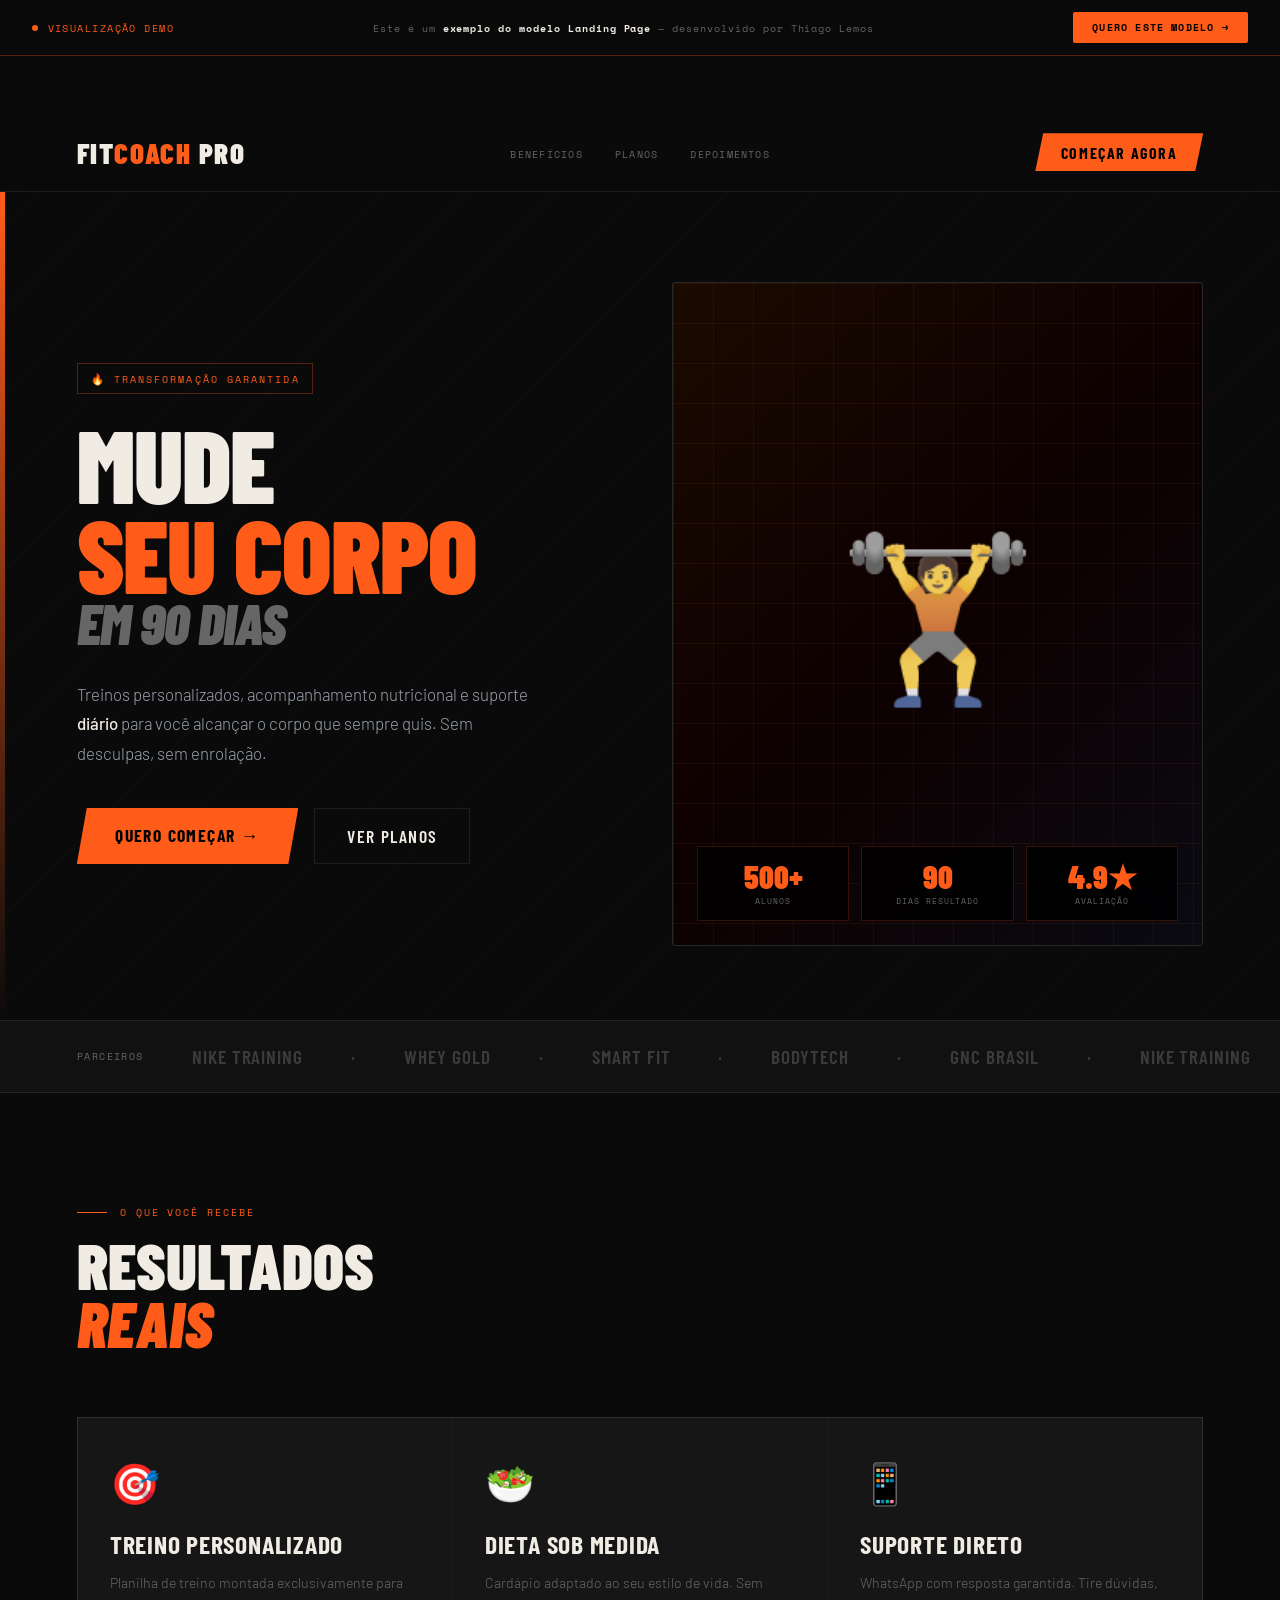
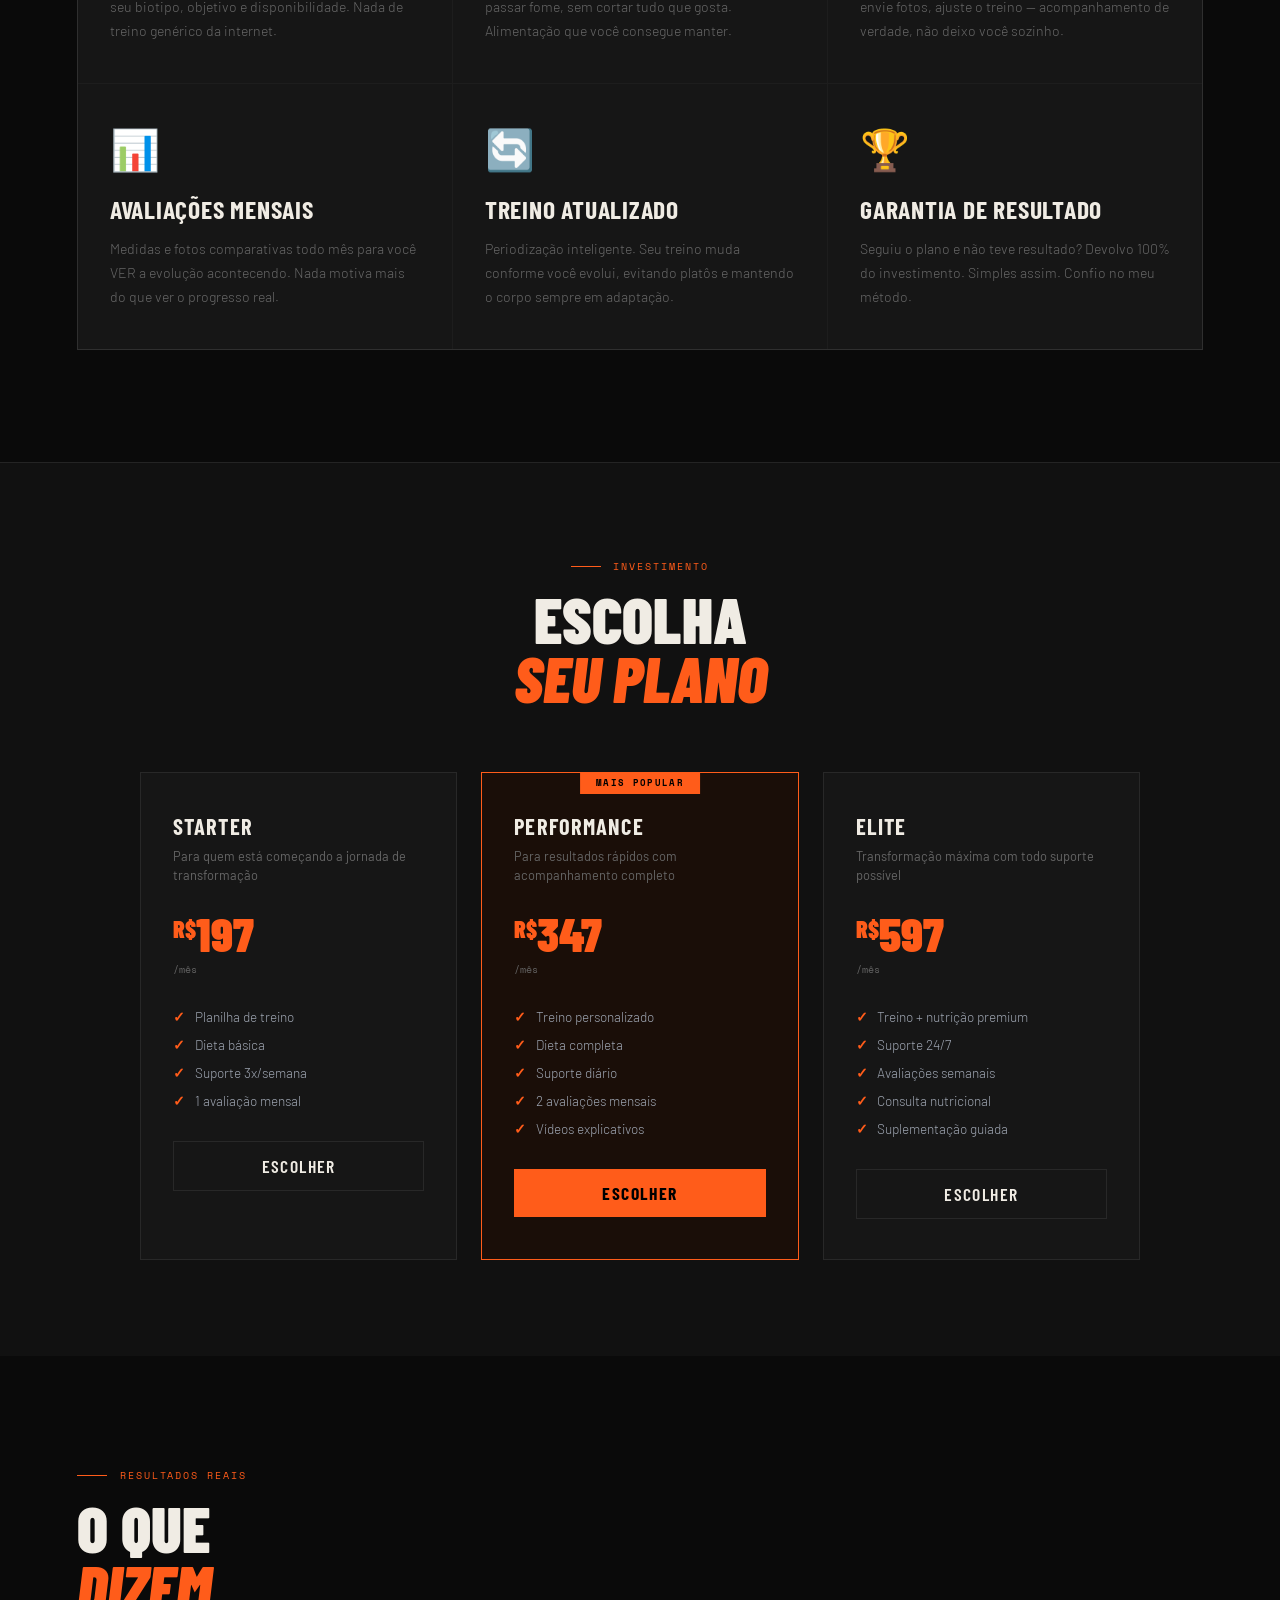
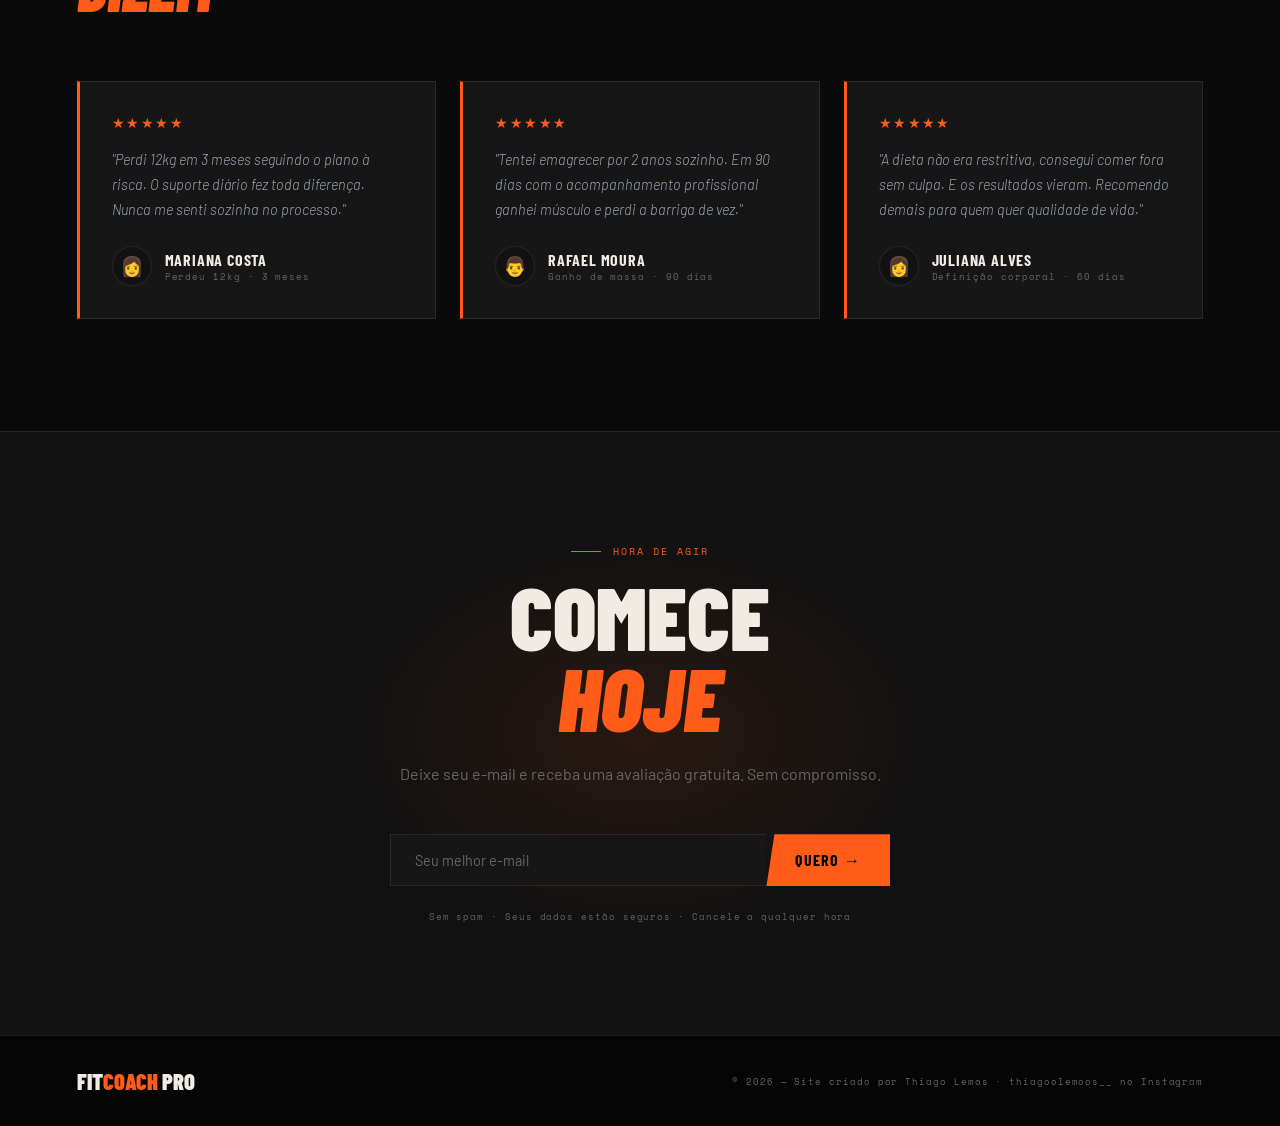
<file: pages/projeto1.html>
<!DOCTYPE html><!---->
<html lang="pt-BR">

<head>
    <meta charset="UTF-8" />
    <meta name="viewport" content="width=device-width, initial-scale=1.0" />
    <title>FitCoach Pro — Demo | Thiago Lemos</title>
    <link rel="preconnect" href="https://fonts.googleapis.com">
    <link rel="preconnect" href="https://fonts.gstatic.com" crossorigin>
    <link rel="icon" type="image/png" href="../icon/icone.png">
    <link
        href="https://fonts.googleapis.com/css2?family=Barlow+Condensed:ital,wght@0,400;0,600;0,700;0,900;1,700&family=Barlow:wght@300;400;500&family=Space+Mono:wght@400;700&display=swap"
        rel="stylesheet">
    <link rel="stylesheet" href="../css/projeto1.css">
</head>

<body>

    <div class="demo-banner">
        <div class="demo-badge">Visualização Demo</div>
        <div class="demo-info">Este é um <strong>exemplo do modelo Landing Page</strong> — desenvolvido por Thiago Lemos
        </div>
        <a href="#" class="demo-cta-btn" onclick="openModal(); return false;">Quero este modelo →</a>
    </div><br><br><br><br><br><br>

    <nav>
        <div class="nav-brand">Fit<span>Coach</span> Pro</div>
        <ul class="nav-menu">
            <li><a href="#beneficios">Benefícios</a></li>
            <li><a href="#planos">Planos</a></li>
            <li><a href="#depoimentos">Depoimentos</a></li>
        </ul>
        <a href="#leads" class="nav-btn">Começar Agora</a>
    </nav>

    <section id="hero">
        <div class="hero-bg-lines"></div>
        <div class="hero-accent-bar"></div>
        <div class="hero-left">
            <div class="hero-eyebrow">🔥 Transformação garantida</div>
            <h1 class="hero-heading">
                MUDE
                <span class="accent">SEU CORPO</span>
                <span class="italic">em 90 dias</span>
            </h1>
            <p class="hero-text">
                Treinos personalizados, acompanhamento nutricional e suporte <strong>diário</strong> para você alcançar
                o corpo que sempre quis. Sem desculpas, sem enrolação.
            </p>
            <div class="hero-btns">
                <a href="#leads" class="btn-orange">Quero Começar →</a>
                <a href="#planos" class="btn-ghost">Ver Planos</a>
            </div>
        </div>
        <div class="hero-right">
            <div class="hero-visual">
                <div class="hero-visual-bg"></div>
                <div class="hero-visual-grid"></div>
                <div class="hero-visual-figure">🏋️</div>
                <div class="hero-stat-cards">
                    <div class="hstat">
                        <div class="hstat-n">500+</div>
                        <div class="hstat-l">Alunos</div>
                    </div>
                    <div class="hstat">
                        <div class="hstat-n">90</div>
                        <div class="hstat-l">Dias Resultado</div>
                    </div>
                    <div class="hstat">
                        <div class="hstat-n">4.9★</div>
                        <div class="hstat-l">Avaliação</div>
                    </div>
                </div>
            </div>
        </div>
    </section>

    <div class="proof-bar">
        <span class="proof-label">Parceiros</span>
        <div class="proof-marquee">
            <span class="proof-item">Nike Training</span>
            <span class="proof-item">·</span>
            <span class="proof-item">Whey Gold</span>
            <span class="proof-item">·</span>
            <span class="proof-item">Smart Fit</span>
            <span class="proof-item">·</span>
            <span class="proof-item">Bodytech</span>
            <span class="proof-item">·</span>
            <span class="proof-item">GNC Brasil</span>
            <span class="proof-item">·</span>
            <span class="proof-item">Nike Training</span>
            <span class="proof-item">·</span>
            <span class="proof-item">Whey Gold</span>
            <span class="proof-item">·</span>
            <span class="proof-item">Smart Fit</span>
            <span class="proof-item">·</span>
            <span class="proof-item">Bodytech</span>
            <span class="proof-item">·</span>
            <span class="proof-item">GNC Brasil</span>
        </div>
    </div>

    <section id="beneficios">
        <div class="section-tag">O que você recebe</div>
        <h2 class="section-h">RESULTADOS<br><em>REAIS</em></h2>
        <div class="benefits-grid">
            <div class="benefit-item">
                <div class="benefit-icon">🎯</div>
                <div class="benefit-title">Treino Personalizado</div>
                <div class="benefit-desc">Planilha de treino montada exclusivamente para seu biotipo, objetivo e
                    disponibilidade. Nada de treino genérico da internet.</div>
            </div>
            <div class="benefit-item">
                <div class="benefit-icon">🥗</div>
                <div class="benefit-title">Dieta Sob Medida</div>
                <div class="benefit-desc">Cardápio adaptado ao seu estilo de vida. Sem passar fome, sem cortar tudo que
                    gosta. Alimentação que você consegue manter.</div>
            </div>
            <div class="benefit-item">
                <div class="benefit-icon">📱</div>
                <div class="benefit-title">Suporte Direto</div>
                <div class="benefit-desc">WhatsApp com resposta garantida. Tire dúvidas, envie fotos, ajuste o treino —
                    acompanhamento de verdade, não deixo você sozinho.</div>
            </div>
            <div class="benefit-item">
                <div class="benefit-icon">📊</div>
                <div class="benefit-title">Avaliações Mensais</div>
                <div class="benefit-desc">Medidas e fotos comparativas todo mês para você VER a evolução acontecendo.
                    Nada motiva mais do que ver o progresso real.</div>
            </div>
            <div class="benefit-item">
                <div class="benefit-icon">🔄</div>
                <div class="benefit-title">Treino Atualizado</div>
                <div class="benefit-desc">Periodização inteligente. Seu treino muda conforme você evolui, evitando
                    platôs e mantendo o corpo sempre em adaptação.</div>
            </div>
            <div class="benefit-item">
                <div class="benefit-icon">🏆</div>
                <div class="benefit-title">Garantia de Resultado</div>
                <div class="benefit-desc">Seguiu o plano e não teve resultado? Devolvo 100% do investimento. Simples
                    assim. Confio no meu método.</div>
            </div>
        </div>
    </section>

    <section id="planos">
        <div class="plans-inner">
            <div class="plans-header">
                <div class="section-tag" style="justify-content:center">Investimento</div>
                <h2 class="section-h" style="text-align:center">ESCOLHA<br><em>SEU PLANO</em></h2>
            </div>
            <div class="plans-grid">
                <div class="plan-card">
                    <div class="plan-name">Starter</div>
                    <div class="plan-desc">Para quem está começando a jornada de transformação</div>
                    <div class="plan-price"><span class="curr">R$</span>197</div>
                    <div class="plan-period">/mês</div>
                    <ul class="plan-features">
                        <li>Planilha de treino</li>
                        <li>Dieta básica</li>
                        <li>Suporte 3x/semana</li>
                        <li>1 avaliação mensal</li>
                    </ul>
                    <a href="#leads" class="btn-ghost"
                        style="display:block;text-align:center;padding:0.8rem">Escolher</a>
                </div>
                <div class="plan-card featured">
                    <div class="plan-badge">Mais Popular</div>
                    <div class="plan-name">Performance</div>
                    <div class="plan-desc">Para resultados rápidos com acompanhamento completo</div>
                    <div class="plan-price"><span class="curr">R$</span>347</div>
                    <div class="plan-period">/mês</div>
                    <ul class="plan-features">
                        <li>Treino personalizado</li>
                        <li>Dieta completa</li>
                        <li>Suporte diário</li>
                        <li>2 avaliações mensais</li>
                        <li>Vídeos explicativos</li>
                    </ul>
                    <a href="#leads" class="btn-orange"
                        style="display:block;text-align:center;padding:0.8rem;clip-path:none">Escolher</a>
                </div>
                <div class="plan-card">
                    <div class="plan-name">Elite</div>
                    <div class="plan-desc">Transformação máxima com todo suporte possível</div>
                    <div class="plan-price"><span class="curr">R$</span>597</div>
                    <div class="plan-period">/mês</div>
                    <ul class="plan-features">
                        <li>Treino + nutrição premium</li>
                        <li>Suporte 24/7</li>
                        <li>Avaliações semanais</li>
                        <li>Consulta nutricional</li>
                        <li>Suplementação guiada</li>
                    </ul>
                    <a href="#leads" class="btn-ghost"
                        style="display:block;text-align:center;padding:0.8rem">Escolher</a>
                </div>
            </div>
        </div>
    </section>

    <section id="depoimentos">
        <div class="section-tag">Resultados reais</div>
        <h2 class="section-h">O QUE<br><em>DIZEM</em></h2>
        <div class="testi-grid">
            <div class="testi-card">
                <div class="testi-stars">★★★★★</div>
                <div class="testi-text">"Perdi 12kg em 3 meses seguindo o plano à risca. O suporte diário fez toda
                    diferença. Nunca me senti sozinha no processo."</div>
                <div class="testi-author">
                    <div class="testi-avatar">👩</div>
                    <div>
                        <div class="testi-name">Mariana Costa</div>
                        <div class="testi-role">Perdeu 12kg · 3 meses</div>
                    </div>
                </div>
            </div>
            <div class="testi-card">
                <div class="testi-stars">★★★★★</div>
                <div class="testi-text">"Tentei emagrecer por 2 anos sozinho. Em 90 dias com o acompanhamento
                    profissional ganhei músculo e perdi a barriga de vez."</div>
                <div class="testi-author">
                    <div class="testi-avatar">👨</div>
                    <div>
                        <div class="testi-name">Rafael Moura</div>
                        <div class="testi-role">Ganho de massa · 90 dias</div>
                    </div>
                </div>
            </div>
            <div class="testi-card">
                <div class="testi-stars">★★★★★</div>
                <div class="testi-text">"A dieta não era restritiva, consegui comer fora sem culpa. E os resultados
                    vieram. Recomendo demais para quem quer qualidade de vida."</div>
                <div class="testi-author">
                    <div class="testi-avatar">👩</div>
                    <div>
                        <div class="testi-name">Juliana Alves</div>
                        <div class="testi-role">Definição corporal · 60 dias</div>
                    </div>
                </div>
            </div>
        </div>
    </section>

    <section id="leads">
        <div class="leads-inner">
            <div class="section-tag" style="justify-content:center">Hora de agir</div>
            <h2 class="leads-title">COMECE<br><em>HOJE</em></h2>
            <p class="leads-sub">Deixe seu e-mail e receba uma avaliação gratuita. Sem compromisso.</p>
            <div class="lead-form">
                <input type="email" placeholder="Seu melhor e-mail" />
                <button type="button">Quero →</button>
            </div>
            <div class="lead-disclaimer">Sem spam · Seus dados estão seguros · Cancele a qualquer hora</div>
        </div>
    </section>

    <footer>
        <div class="footer-brand">Fit<span>Coach</span> Pro</div>
        <div class="footer-copy">© 2026 — Site criado por Thiago Lemos · thiagoolemoos__ no Instagram</div>
    </footer>

    <div class="modal-overlay" id="modal">
        <div class="modal-box">
            <button class="modal-close" onclick="closeModal()">FECHAR ✕</button>
            <div class="modal-tag">Site de Vendas Essencial</div>
            <h3 class="modal-title">VAMOS<br><em>CRIAR</em><br>O SEU?</h3>
            <p class="modal-subtitle">Este é um exemplo do modelo <strong>Landing Page Essencial</strong>. Posso criar
                exatamente assim — com a identidade visual do seu negócio.</p>
            <div class="modal-price-box">
                <div>
                    <div class="modal-price-label">Investimento</div>
                    <div style="font-size:0.75rem;color:#666;font-family:var(--font-mono);margin-top:0.2rem">Entrega em
                        até 3 dias úteis</div>
                </div>
                <div class="modal-price-val"><span class="curr">R$</span>499</div>
            </div>
            <a href="https://wa.me/5521975930204?text=Olá%20Thiago!%20Vi%20a%20demo%20da%20Landing%20Page%20Essencial%20e%20quero%20contratar!"
                target="_blank" class="modal-whats">
                <svg width="20" height="20" viewBox="0 0 24 24" fill="currentColor">
                    <path
                        d="M17.472 14.382c-.297-.149-1.758-.867-2.03-.967-.273-.099-.471-.148-.67.15-.197.297-.767.966-.94 1.164-.173.199-.347.223-.644.075-.297-.15-1.255-.463-2.39-1.475-.883-.788-1.48-1.761-1.653-2.059-.173-.297-.018-.458.13-.606.134-.133.298-.347.446-.52.149-.174.198-.298.298-.497.099-.198.05-.371-.025-.52-.075-.149-.669-1.612-.916-2.207-.242-.579-.487-.5-.669-.51-.173-.008-.371-.01-.57-.01-.198 0-.52.074-.792.372-.272.297-1.04 1.016-1.04 2.479 0 1.462 1.065 2.875 1.213 3.074.149.198 2.096 3.2 5.077 4.487.709.306 1.262.489 1.694.625.712.227 1.36.195 1.871.118.571-.085 1.758-.719 2.006-1.413.248-.694.248-1.289.173-1.413-.074-.124-.272-.198-.57-.347z" />
                    <path
                        d="M12 0C5.373 0 0 5.373 0 12c0 2.127.558 4.126 1.532 5.862L0 24l6.29-1.511A11.934 11.934 0 0012 24c6.627 0 12-5.373 12-12S18.627 0 12 0zm0 21.818a9.82 9.82 0 01-5.002-1.368l-.36-.213-3.733.897.934-3.63-.234-.374A9.816 9.816 0 012.18 12C2.18 6.58 6.58 2.18 12 2.18S21.818 6.58 21.818 12 17.42 21.818 12 21.818z" />
                </svg>
                Falar no WhatsApp
            </a>
            <a href="javascript:history.back()" class="modal-back">← Voltar ao portfólio</a>
        </div>
    </div>

    <script>
        function openModal() { document.getElementById('modal').classList.add('open'); document.body.style.overflow = 'hidden'; }
        function closeModal() { document.getElementById('modal').classList.remove('open'); document.body.style.overflow = ''; }
        document.getElementById('modal').addEventListener('click', function (e) { if (e.target === this) closeModal(); });
    </script>
</body>

</html>
</file>
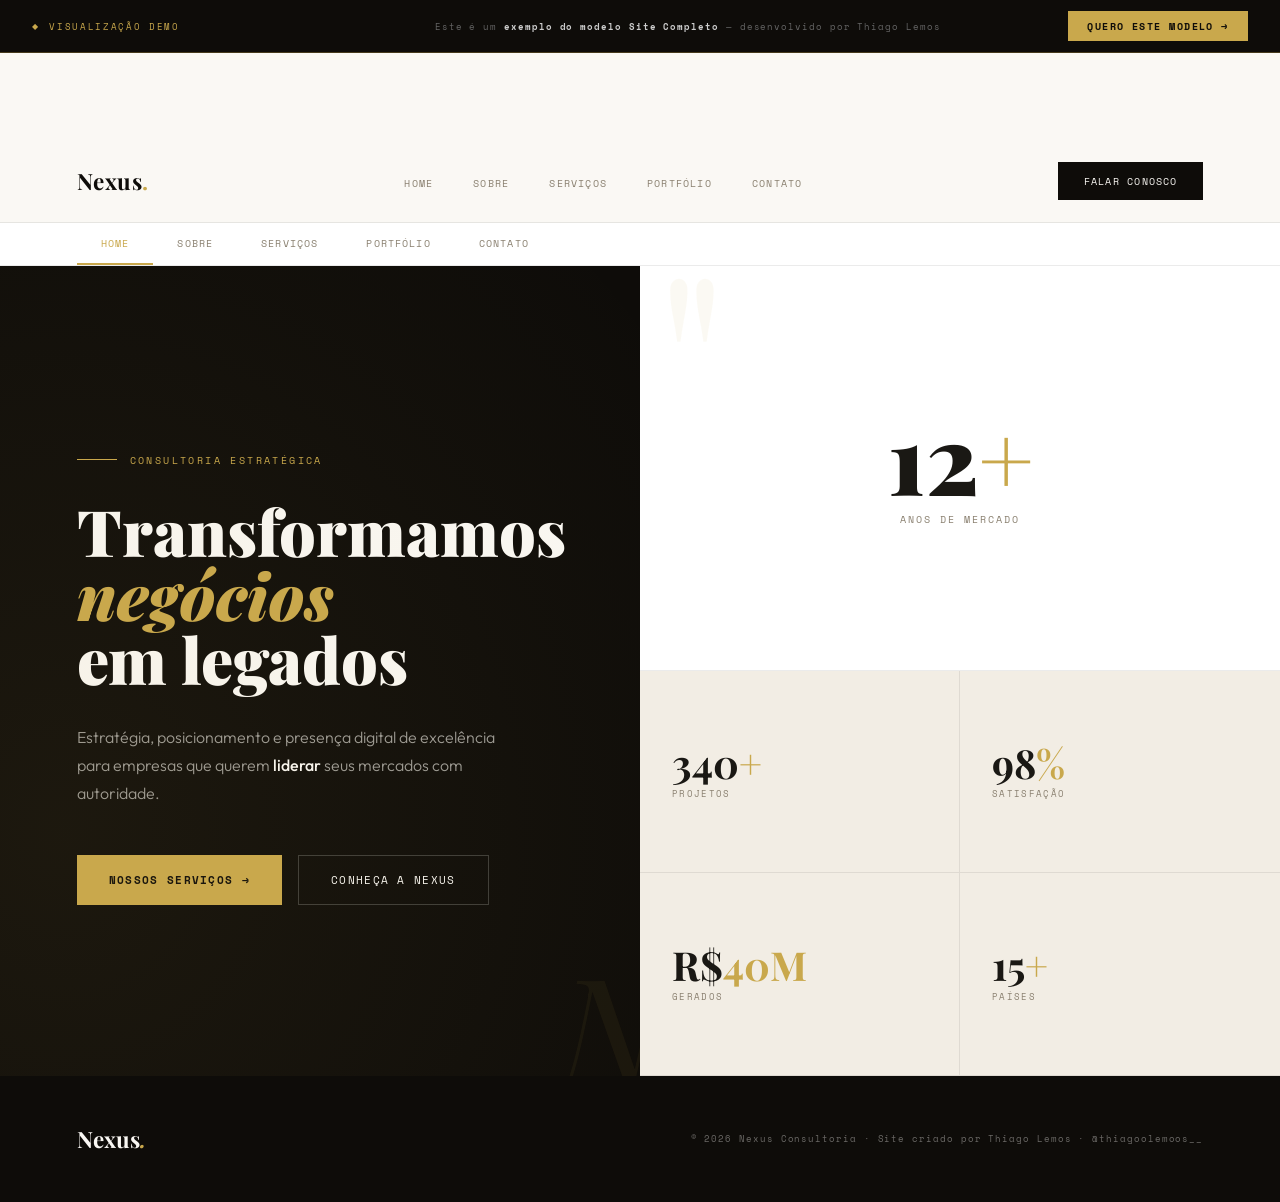
<file: pages/projeto2.html>
<!DOCTYPE html><!---->
<html lang="pt-BR">

<head>
    <meta charset="UTF-8" />
    <meta name="viewport" content="width=device-width, initial-scale=1.0" />
    <title>Nexus Consultoria — Demo | Thiago Lemos</title>
    <link rel="preconnect" href="https://fonts.googleapis.com">
    <link rel="preconnect" href="https://fonts.gstatic.com" crossorigin>
    <link rel="icon" type="image/png" href="../icon/icone.png">
    <link
        href="https://fonts.googleapis.com/css2?family=Playfair+Display:ital,wght@0,400;0,700;0,900;1,400;1,700&family=Outfit:wght@300;400;500;600&family=Space+Mono:wght@400;700&display=swap"
        rel="stylesheet">
    <link rel="stylesheet" href="../css/projeto2.css">
</head>

<body>

    <div class="demo-banner">
        <div class="demo-badge">Visualização Demo</div><br>
        <div class="demo-info">Este é um <strong>exemplo do modelo Site Completo</strong> — desenvolvido por Thiago
            Lemos</div>
        <a href="#" class="demo-cta-btn" onclick="openModal(); return false;">Quero este modelo →</a>
    </div><br><br><br><br><br><br><br>

    <nav>
        <div class="nav-brand">Nexus<span>.</span></div>
        <ul class="nav-menu">
            <li><a href="#" onclick="showPage('home')">Home</a></li>
            <li><a href="#" onclick="showPage('sobre')">Sobre</a></li>
            <li><a href="#" onclick="showPage('servicos')">Serviços</a></li>
            <li><a href="#" onclick="showPage('portfolio')">Portfólio</a></li>
            <li><a href="#" onclick="showPage('contato')">Contato</a></li>
        </ul>
        <a href="#" class="nav-btn" onclick="showPage('contato')">Falar Conosco</a>
    </nav>

    <div class="page-tabs">
        <button class="page-tab active" onclick="showPage('home')">Home</button>
        <button class="page-tab" onclick="showPage('sobre')">Sobre</button>
        <button class="page-tab" onclick="showPage('servicos')">Serviços</button>
        <button class="page-tab" onclick="showPage('portfolio')">Portfólio</button>
        <button class="page-tab" onclick="showPage('contato')">Contato</button>
    </div>

    <div id="page-home" class="page-section active">
        <div class="hero-editorial">
            <div class="hero-left-editorial">
                <div class="hero-ornament">N</div>
                <div class="hero-eyebrow-edit">Consultoria Estratégica</div>
                <h1 class="hero-h-editorial">
                    Transformamos<br>
                    <em>negócios</em><br>
                    em legados
                </h1>
                <p class="hero-sub-editorial">
                    Estratégia, posicionamento e presença digital de excelência para empresas que querem
                    <strong>liderar</strong> seus mercados com autoridade.
                </p>
                <div class="hero-btns-edit">
                    <a href="#" onclick="showPage('servicos')" class="btn-gold">Nossos Serviços →</a>
                    <a href="#" onclick="showPage('sobre')" class="btn-ghost-dark">Conheça a Nexus</a>
                </div>
            </div>
            <div class="hero-right-editorial">
                <div class="hero-visual-top">
                    <div class="stat-editorial">
                        <div class="stat-num-e">12<span>+</span></div>
                        <div class="stat-lbl-e">Anos de Mercado</div>
                    </div>
                </div>
                <div class="hero-visual-bottom">
                    <div class="mini-stat">
                        <div class="mini-stat-n">340<em>+</em></div>
                        <div class="mini-stat-l">Projetos</div>
                    </div>
                    <div class="mini-stat">
                        <div class="mini-stat-n">98<em>%</em></div>
                        <div class="mini-stat-l">Satisfação</div>
                    </div>
                    <div class="mini-stat">
                        <div class="mini-stat-n">R$<em>40M</em></div>
                        <div class="mini-stat-l">Gerados</div>
                    </div>
                    <div class="mini-stat">
                        <div class="mini-stat-n">15<em>+</em></div>
                        <div class="mini-stat-l">Países</div>
                    </div>
                </div>
            </div>
        </div>
        <footer>
            <div class="footer-brand-e">Nexus<span>.</span></div>
            <div class="footer-copy-e">© 2026 Nexus Consultoria · Site criado por Thiago Lemos · @thiagoolemoos__</div>
        </footer>
    </div>

    <div id="page-sobre" class="page-section">
        <section id="sobre-editorial">
            <div class="about-editorial-grid">
                <div>
                    <div class="about-e-tag">Sobre a Nexus</div>
                    <h2 class="about-e-title">Uma empresa<br>de <em>resultados</em><br>reais</h2>
                    <p class="about-e-text">Há mais de uma década, a <strong>Nexus Consultoria</strong> transforma
                        negócios comuns em referências absolutas de mercado. Nossa metodologia é simples: entender
                        profundamente seu negócio e aplicar soluções que geram impacto real.</p>
                    <p class="about-e-text" style="margin-top:1rem">Trabalhamos com empresas de todos os setores, do
                        varejo ao agronegócio, do serviço ao produto. O que une todos os nossos clientes: a busca por
                        excelência e resultados concretos.</p>
                    <div class="about-values">
                        <div class="value-item">
                            <div class="value-icon">⚡</div>
                            <div>
                                <div class="value-name">Velocidade</div>
                                <div class="value-desc">Resultados em 90 dias ou menos — sem burocracia.</div>
                            </div>
                        </div>
                        <div class="value-item">
                            <div class="value-icon">🎯</div>
                            <div>
                                <div class="value-name">Precisão</div>
                                <div class="value-desc">Estratégias cirúrgicas, sem desperdício de recursos.</div>
                            </div>
                        </div>
                        <div class="value-item">
                            <div class="value-icon">🏆</div>
                            <div>
                                <div class="value-name">Excelência</div>
                                <div class="value-desc">Padrão de qualidade que fala por si mesmo.</div>
                            </div>
                        </div>
                    </div>
                </div>
                <div class="about-visual-right">
                    <div class="about-big-quote">
                        "Não existe negócio que não possa ser <strong>extraordinário</strong>. Só existem negócios que
                        ainda não encontraram a estratégia certa."
                        <div class="quote-author">— Fundador da Nexus Consultoria</div>
                    </div>
                </div>
            </div>
        </section>
        <footer>
            <div class="footer-brand-e">Nexus<span>.</span></div>
            <div class="footer-copy-e">© 2026 Nexus Consultoria · Site criado por Thiago Lemos · @thiagoolemoos__</div>
        </footer>
    </div>

    <div id="page-servicos" class="page-section">
        <section id="servicos-editorial">
            <div class="services-layout">
                <div class="services-side-title">
                    <div class="side-tag">O que fazemos</div>
                    <h2 class="side-h">Nossas<br><em>Soluções</em></h2>
                    <p class="side-desc">Cada serviço é entregue com atenção obsessiva aos detalhes e foco em resultado
                        mensurável.</p>
                </div>
                <div class="services-list">
                    <div class="service-row">
                        <div class="service-num">01</div>
                        <div class="service-content">
                            <div class="service-title">Consultoria Estratégica</div>
                            <div class="service-desc">Diagnóstico completo do seu negócio, identificação de
                                oportunidades ocultas e roadmap detalhado para crescimento sustentável.</div>
                        </div>
                        <div class="service-arrow">→</div>
                    </div>
                    <div class="service-row">
                        <div class="service-num">02</div>
                        <div class="service-content">
                            <div class="service-title">Posicionamento de Marca</div>
                            <div class="service-desc">Construímos a narrativa e identidade que faz sua empresa ser
                                lembrada e escolhida — não apenas encontrada.</div>
                        </div>
                        <div class="service-arrow">→</div>
                    </div>
                    <div class="service-row">
                        <div class="service-num">03</div>
                        <div class="service-content">
                            <div class="service-title">Marketing Digital</div>
                            <div class="service-desc">Estratégias de tráfego, conteúdo e conversão que geram clientes,
                                não apenas seguidores ou curtidas.</div>
                        </div>
                        <div class="service-arrow">→</div>
                    </div>
                    <div class="service-row">
                        <div class="service-num">04</div>
                        <div class="service-content">
                            <div class="service-title">Gestão de Vendas</div>
                            <div class="service-desc">Estruturamos seu processo comercial do primeiro contato ao
                                pós-venda, maximizando ticket médio e retenção.</div>
                        </div>
                        <div class="service-arrow">→</div>
                    </div>
                    <div class="service-row">
                        <div class="service-num">05</div>
                        <div class="service-content">
                            <div class="service-title">Presença Digital</div>
                            <div class="service-desc">Site, redes sociais e presença online completa e coerente que
                                transmite profissionalismo e autoridade.</div>
                        </div>
                        <div class="service-arrow">→</div>
                    </div>
                </div>
            </div>
        </section>
        <footer>
            <div class="footer-brand-e">Nexus<span>.</span></div>
            <div class="footer-copy-e">© 2026 Nexus Consultoria · Site criado por Thiago Lemos · @thiagoolemoos__</div>
        </footer>
    </div>

    <div id="page-portfolio" class="page-section">
        <section id="portfolio-editorial">
            <div class="side-tag">Casos de sucesso</div>
            <h2 class="side-h" style="margin-bottom:0">Projetos que<br><em>transformaram</em><br>negócios</h2>
            <div class="portfolio-grid">
                <div class="portfolio-card pc1">
                    <div class="portfolio-card-bg">🏗️</div>
                    <div class="portfolio-card-overlay"></div>
                    <div class="portfolio-card-info">
                        <div class="portfolio-card-cat">Construção Civil</div>
                        <div class="portfolio-card-name">Construtora Alphaville</div>
                    </div>
                </div>
                <div class="portfolio-card pc2">
                    <div class="portfolio-card-bg">🌿</div>
                    <div class="portfolio-card-overlay"></div>
                    <div class="portfolio-card-info">
                        <div class="portfolio-card-cat">Agronegócio</div>
                        <div class="portfolio-card-name">Verde Campo Orgânicos</div>
                    </div>
                </div>
                <div class="portfolio-card pc3">
                    <div class="portfolio-card-bg">💊</div>
                    <div class="portfolio-card-overlay"></div>
                    <div class="portfolio-card-info">
                        <div class="portfolio-card-cat">Saúde e Bem-estar</div>
                        <div class="portfolio-card-name">Clínica Vita Premium</div>
                    </div>
                </div>
                <div class="portfolio-card" style="background:linear-gradient(135deg,#1a001a,#0a000a)">
                    <div class="portfolio-card-bg">🎨</div>
                    <div class="portfolio-card-overlay"></div>
                    <div class="portfolio-card-info">
                        <div class="portfolio-card-cat">Moda e Estilo</div>
                        <div class="portfolio-card-name">Atelier Brunner</div>
                    </div>
                </div>
                <div class="portfolio-card" style="background:linear-gradient(135deg,#001a15,#000a08)">
                    <div class="portfolio-card-bg">⚖️</div>
                    <div class="portfolio-card-overlay"></div>
                    <div class="portfolio-card-info">
                        <div class="portfolio-card-cat">Advocacia</div>
                        <div class="portfolio-card-name">Torres & Associados</div>
                    </div>
                </div>
                <div class="portfolio-card" style="background:linear-gradient(135deg,#1a1a00,#0a0a00)">
                    <div class="portfolio-card-bg">🍷</div>
                    <div class="portfolio-card-overlay"></div>
                    <div class="portfolio-card-info">
                        <div class="portfolio-card-cat">Gastronomia</div>
                        <div class="portfolio-card-name">Restaurante Époque</div>
                    </div>
                </div>
            </div>
        </section>
        <footer>
            <div class="footer-brand-e">Nexus<span>.</span></div>
            <div class="footer-copy-e">© 2026 Nexus Consultoria · Site criado por Thiago Lemos · @thiagoolemoos__</div>
        </footer>
    </div>

    <div id="page-contato" class="page-section">
        <section id="contato-editorial">
            <div class="contact-editorial-grid">
                <div>
                    <div class="contact-e-tag">Fale conosco</div>
                    <h2 class="contact-e-title">Vamos<br>construir<br><em>juntos?</em></h2>
                    <p class="contact-e-text">Agende uma conversa inicial gratuita. Sem compromisso, sem enrolação.
                        Analisamos seu negócio e mostramos onde estão as oportunidades.</p>
                    <div class="contact-info-items">
                        <div class="ci-item">
                            <div class="ci-icon">📧</div>
                            <div>
                                <div class="ci-label">E-mail</div>
                                <div class="ci-value">contato@nexusconsultoria.com.br</div>
                            </div>
                        </div>
                        <div class="ci-item">
                            <div class="ci-icon">📱</div>
                            <div>
                                <div class="ci-label">WhatsApp</div>
                                <div class="ci-value">(21) 9 7593-0204</div>
                            </div>
                        </div>
                        <div class="ci-item">
                            <div class="ci-icon">📍</div>
                            <div>
                                <div class="ci-label">Localização</div>
                                <div class="ci-value">Rio de Janeiro, RJ — Brasil</div>
                            </div>
                        </div>
                    </div>
                </div>
                <div>
                    <div class="contact-form">
                        <div class="cf-row">
                            <div class="cf-group">
                                <div class="cf-label">Nome</div><input class="cf-input"
                                    placeholder="Seu nome completo" />
                            </div>
                            <div class="cf-group">
                                <div class="cf-label">Empresa</div><input class="cf-input"
                                    placeholder="Nome da empresa" />
                            </div>
                        </div>
                        <div class="cf-group">
                            <div class="cf-label">E-mail</div><input class="cf-input" type="email"
                                placeholder="seu@email.com" />
                        </div>
                        <div class="cf-group">
                            <div class="cf-label">Como posso ajudar?</div><textarea class="cf-textarea"
                                placeholder="Descreva seu projeto ou desafio..."></textarea>
                        </div>
                        <a href="https://wa.me/5521975930204?text=Olá!%20Vi%20a%20demo%20do%20Site%20Completo%20e%20tenho%20interesse."
                            target="_blank" class="btn-gold" style="display:flex;justify-content:center">Enviar Mensagem
                            →</a>
                    </div>
                </div>
            </div>
        </section>
        <footer>
            <div class="footer-brand-e">Nexus<span>.</span></div>
            <div class="footer-copy-e">© 2026 Nexus Consultoria · Site criado por Thiago Lemos · @thiagoolemoos__</div>
        </footer>
    </div>

    <div class="modal-overlay" id="modal">
        <div class="modal-box">
            <button class="modal-close" onclick="closeModal()">FECHAR ✕</button>
            <div class="modal-tag">Site Completo Multi-páginas</div>
            <h3 class="modal-title">Criar o<br>seu <em>site</em><br>assim?</h3>
            <p class="modal-subtitle">Este é um exemplo do modelo <strong>Presença Digital Profissional</strong> — com
                Home, Sobre, Serviços, Portfólio e Contato totalmente funcionais.</p>
            <div class="modal-price-box">
                <div>
                    <div class="modal-price-label">Investimento</div>
                    <div style="font-size:0.72rem;color:#999;font-family:var(--font-mono);margin-top:0.2rem">Entrega em
                        até 7 dias úteis</div>
                </div>
                <div class="modal-price-val"><span class="curr">R$</span>999</div>
            </div>
            <a href="https://wa.me/5521975930204?text=Olá%20Thiago!%20Vi%20a%20demo%20do%20Site%20Completo%20e%20quero%20contratar!"
                target="_blank" class="modal-whats">
                <svg width="18" height="18" viewBox="0 0 24 24" fill="currentColor">
                    <path
                        d="M17.472 14.382c-.297-.149-1.758-.867-2.03-.967-.273-.099-.471-.148-.67.15-.197.297-.767.966-.94 1.164-.173.199-.347.223-.644.075-.297-.15-1.255-.463-2.39-1.475-.883-.788-1.48-1.761-1.653-2.059-.173-.297-.018-.458.13-.606.134-.133.298-.347.446-.52.149-.174.198-.298.298-.497.099-.198.05-.371-.025-.52-.075-.149-.669-1.612-.916-2.207-.242-.579-.487-.5-.669-.51-.173-.008-.371-.01-.57-.01-.198 0-.52.074-.792.372-.272.297-1.04 1.016-1.04 2.479 0 1.462 1.065 2.875 1.213 3.074.149.198 2.096 3.2 5.077 4.487.709.306 1.262.489 1.694.625.712.227 1.36.195 1.871.118.571-.085 1.758-.719 2.006-1.413.248-.694.248-1.289.173-1.413-.074-.124-.272-.198-.57-.347z" />
                    <path
                        d="M12 0C5.373 0 0 5.373 0 12c0 2.127.558 4.126 1.532 5.862L0 24l6.29-1.511A11.934 11.934 0 0012 24c6.627 0 12-5.373 12-12S18.627 0 12 0zm0 21.818a9.82 9.82 0 01-5.002-1.368l-.36-.213-3.733.897.934-3.63-.234-.374A9.816 9.816 0 012.18 12C2.18 6.58 6.58 2.18 12 2.18S21.818 6.58 21.818 12 17.42 21.818 12 21.818z" />
                </svg>
                Falar no WhatsApp
            </a>
            <a href="javascript:history.back()" class="modal-back">← Voltar ao portfólio</a>
        </div>
    </div>

    <script>
        function showPage(page) {
            document.querySelectorAll('.page-section').forEach(s => s.classList.remove('active'));
            document.querySelectorAll('.page-tab').forEach(t => t.classList.remove('active'));
            document.getElementById('page-' + page).classList.add('active');
            const tabs = { home: 0, sobre: 1, servicos: 2, portfolio: 3, contato: 4 };
            document.querySelectorAll('.page-tab')[tabs[page]].classList.add('active');
            window.scrollTo({ top: 0, behavior: 'smooth' });

            if (page === 'portfolio' && isTouchDevice()) {
                resetCards();
                setTimeout(checkCardsInView, 80);
            }
        }

        function openModal() { document.getElementById('modal').classList.add('open'); document.body.style.overflow = 'hidden'; }
        function closeModal() { document.getElementById('modal').classList.remove('open'); document.body.style.overflow = ''; }
        document.getElementById('modal').addEventListener('click', function (e) { if (e.target === this) closeModal(); });

        function isTouchDevice() {
            return window.matchMedia('(hover: none)').matches;
        }

        function resetCards() {
            document.querySelectorAll('.portfolio-card').forEach(c => c.classList.remove('reveal-in'));
        }

        function checkCardsInView() {
            if (!isTouchDevice()) return;
            const vh = window.innerHeight;
            document.querySelectorAll('.portfolio-card').forEach((card, i) => {
                if (card.classList.contains('reveal-in')) return;
                const rect = card.getBoundingClientRect();
                if (rect.top < vh * 0.88 && rect.bottom > 0) {
                    setTimeout(() => card.classList.add('reveal-in'), i % 2 === 0 ? 0 : 120);
                }
            });
        }

        window.addEventListener('scroll', checkCardsInView, { passive: true });

        document.addEventListener('DOMContentLoaded', () => {
            if (isTouchDevice()) setTimeout(checkCardsInView, 100);
        });

        (function () {
            var tabs = document.querySelector('.page-tabs');
            if (!tabs) return;

            tabs.addEventListener('scroll', function () {
                if (tabs.scrollLeft > 10) {
                    tabs.classList.add('scrolled');
                } else {
                    tabs.classList.remove('scrolled');
                }
            }, { passive: true });

            if (tabs.scrollLeft > 10) tabs.classList.add('scrolled');
        })();
    </script>
</body>

</html>
</file>
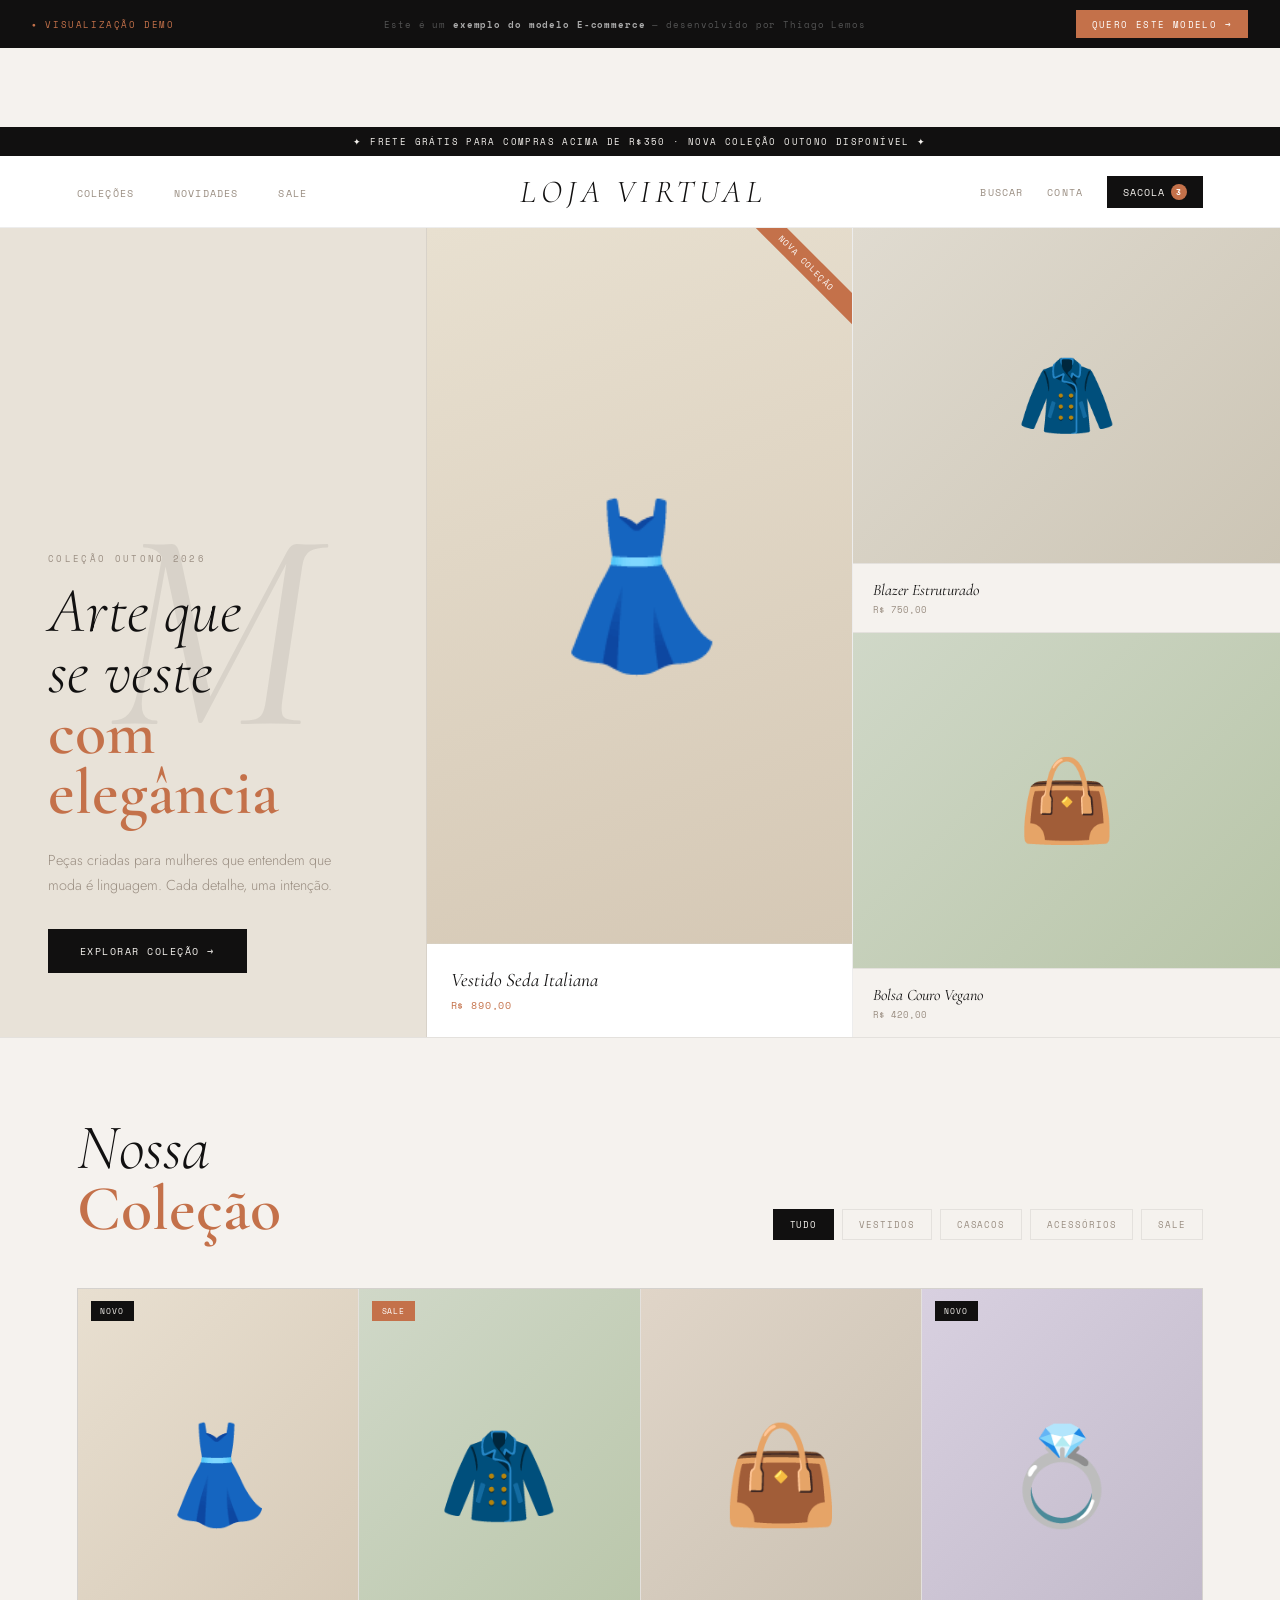
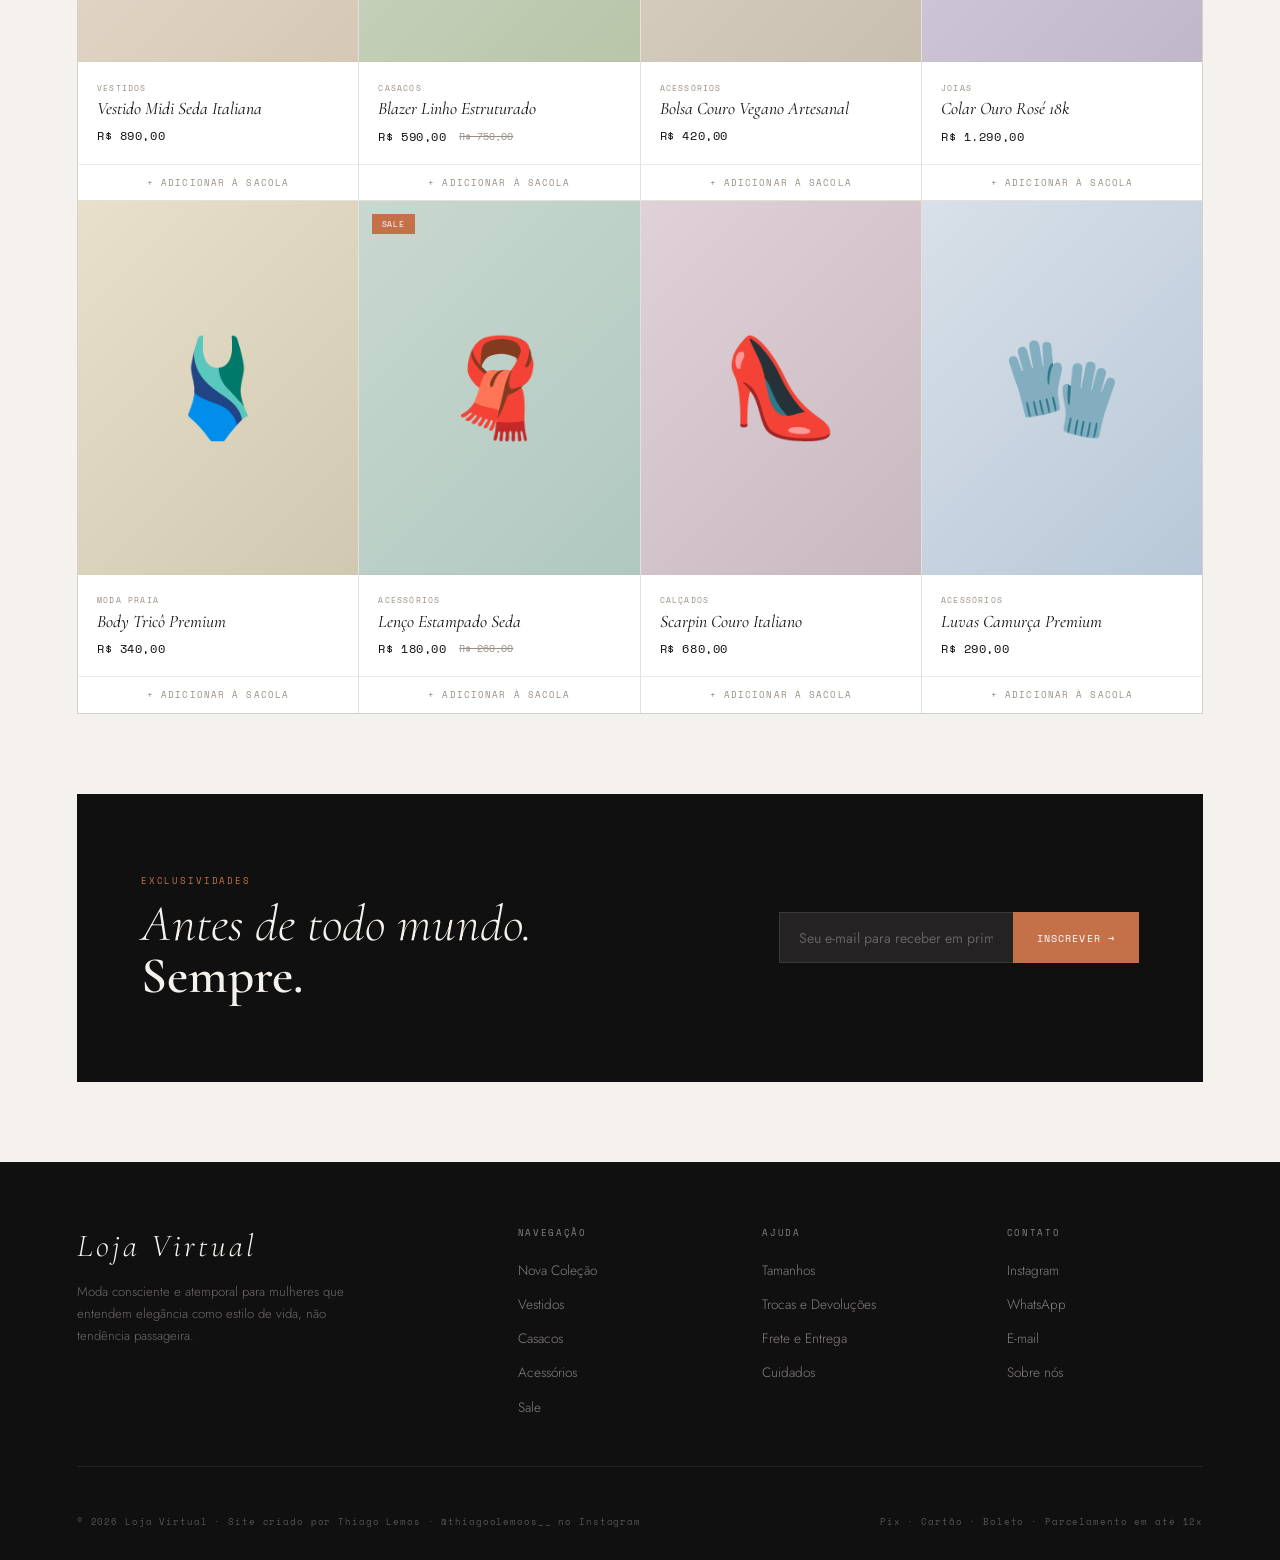
<file: pages/projeto3.html>
<!DOCTYPE html><!---->
<html lang="pt-BR">

<head>
    <meta charset="UTF-8" />
    <meta name="viewport" content="width=device-width, initial-scale=1.0" />
    <title>Maison Lara — Demo | Thiago Lemos</title>
    <link rel="preconnect" href="https://fonts.googleapis.com">
    <link rel="preconnect" href="https://fonts.gstatic.com" crossorigin>
    <link rel="icon" type="image/png" href="../icon/icone.png">
    <link
        href="https://fonts.googleapis.com/css2?family=Cormorant+Garamond:ital,wght@0,300;0,400;0,600;1,300;1,400;1,600&family=Jost:wght@300;400;500&family=Space+Mono:wght@400&display=swap"
        rel="stylesheet">
    <link rel="stylesheet" href="../css/projeto3.css">
</head>

<body>

    <div class="demo-banner">
        <div class="demo-badge">Visualização Demo</div>
        <div class="demo-info">Este é um <strong>exemplo do modelo E-commerce</strong> — desenvolvido por Thiago Lemos
        </div>
        <a href="#" class="demo-cta-btn" onclick="openModal(); return false;">Quero este modelo →</a>
    </div><br><br><br><br>

    <div class="announcement">✦ Frete grátis para compras acima de R$350 · Nova coleção Outono disponível ✦</div>

    <nav>
        <ul class="nav-left">
            <li><a href="#">Coleções</a></li>
            <li><a href="#">Novidades</a></li>
            <li><a href="#">Sale</a></li>
        </ul>
        <div class="nav-brand-center">Loja Virtual</div>
        <div class="nav-right">
            <a href="#">Buscar</a>
            <a href="#">Conta</a>
            <button class="cart-btn" onclick="toggleCart()">
                Sacola <div class="cart-count">3</div>
            </button>
        </div>
    </nav>

    <div class="hero-ecom">
        <div class="hero-col hero-col-main">
            <div class="hero-col-main-bg">M</div>
            <div style="position:relative;z-index:2">
                <div class="hero-season">Coleção Outono 2026</div>
                <h1 class="hero-h-ecom">
                    Arte que<br>se veste
                    <strong>com elegância</strong>
                </h1>
                <p class="hero-text-ecom">Peças criadas para mulheres que entendem que moda é linguagem. Cada detalhe,
                    uma intenção.</p>
                <a href="#colecao" class="btn-dark-luxury">Explorar Coleção →</a>
            </div>
        </div>
        <div class="hero-col hero-product-col">
            <div class="hero-product-img">👗</div>
            <div class="hero-product-info">
                <div class="hp-name">Vestido Seda Italiana</div>
                <div class="hp-price">R$ 890,00</div>
            </div>
        </div>
        <div class="hero-col hero-side-col">
            <div class="side-product">
                <div class="sp-img bg1">🧥</div>
                <div class="sp-info">
                    <div class="sp-name">Blazer Estruturado</div>
                    <div class="sp-price">R$ 750,00</div>
                </div>
            </div>
            <div class="side-product">
                <div class="sp-img bg2">👜</div>
                <div class="sp-info">
                    <div class="sp-name">Bolsa Couro Vegano</div>
                    <div class="sp-price">R$ 420,00</div>
                </div>
            </div>
        </div>
    </div>

    <div id="colecao">
        <div class="collection-header">
            <div>
                <h2 class="ch-title">
                    Nossa<br>
                    <strong>Coleção</strong>
                </h2>
            </div>
            <div class="filter-row">
                <button class="filter-btn active" onclick="setFilter(this)">Tudo</button>
                <button class="filter-btn" onclick="setFilter(this)">Vestidos</button>
                <button class="filter-btn" onclick="setFilter(this)">Casacos</button>
                <button class="filter-btn" onclick="setFilter(this)">Acessórios</button>
                <button class="filter-btn" onclick="setFilter(this)">Sale</button>
            </div>
        </div>

        <div class="product-grid">
            <div class="product-card">
                <div class="product-card-img" style="background:linear-gradient(135deg,#e8dfd0,#d5c8b5)"><span
                        class="product-badge badge-new">Novo</span>👗</div>
                <div class="product-card-info">
                    <div class="pc-cat">Vestidos</div>
                    <div class="pc-name">Vestido Midi Seda Italiana</div>
                    <div class="pc-prices">
                        <div class="pc-price">R$ 890,00</div>
                    </div>
                </div>
                <button class="product-add" onclick="addToCart()">+ Adicionar à Sacola</button>
            </div>
            <div class="product-card">
                <div class="product-card-img" style="background:linear-gradient(135deg,#d0d8c8,#b8c5a8)"><span
                        class="product-badge badge-sale">Sale</span>🧥</div>
                <div class="product-card-info">
                    <div class="pc-cat">Casacos</div>
                    <div class="pc-name">Blazer Linho Estruturado</div>
                    <div class="pc-prices">
                        <div class="pc-price">R$ 590,00</div>
                        <div class="pc-price-old">R$ 750,00</div>
                    </div>
                </div>
                <button class="product-add" onclick="addToCart()">+ Adicionar à Sacola</button>
            </div>
            <div class="product-card">
                <div class="product-card-img" style="background:linear-gradient(135deg,#e0d5c8,#c8bfb0)">👜</div>
                <div class="product-card-info">
                    <div class="pc-cat">Acessórios</div>
                    <div class="pc-name">Bolsa Couro Vegano Artesanal</div>
                    <div class="pc-prices">
                        <div class="pc-price">R$ 420,00</div>
                    </div>
                </div>
                <button class="product-add" onclick="addToCart()">+ Adicionar à Sacola</button>
            </div>
            <div class="product-card">
                <div class="product-card-img" style="background:linear-gradient(135deg,#d8d0e0,#c0b8c8)"><span
                        class="product-badge badge-new">Novo</span>💍</div>
                <div class="product-card-info">
                    <div class="pc-cat">Joias</div>
                    <div class="pc-name">Colar Ouro Rosé 18k</div>
                    <div class="pc-prices">
                        <div class="pc-price">R$ 1.290,00</div>
                    </div>
                </div>
                <button class="product-add" onclick="addToCart()">+ Adicionar à Sacola</button>
            </div>
            <div class="product-card">
                <div class="product-card-img" style="background:linear-gradient(135deg,#e8e0c8,#d0c8b0)">🩱</div>
                <div class="product-card-info">
                    <div class="pc-cat">Moda Praia</div>
                    <div class="pc-name">Body Tricô Premium</div>
                    <div class="pc-prices">
                        <div class="pc-price">R$ 340,00</div>
                    </div>
                </div>
                <button class="product-add" onclick="addToCart()">+ Adicionar à Sacola</button>
            </div>
            <div class="product-card">
                <div class="product-card-img" style="background:linear-gradient(135deg,#c8d8d0,#b0c8c0)"><span
                        class="product-badge badge-sale">Sale</span>🧣</div>
                <div class="product-card-info">
                    <div class="pc-cat">Acessórios</div>
                    <div class="pc-name">Lenço Estampado Seda</div>
                    <div class="pc-prices">
                        <div class="pc-price">R$ 180,00</div>
                        <div class="pc-price-old">R$ 260,00</div>
                    </div>
                </div>
                <button class="product-add" onclick="addToCart()">+ Adicionar à Sacola</button>
            </div>
            <div class="product-card">
                <div class="product-card-img" style="background:linear-gradient(135deg,#e0d0d8,#c8b8c0)">👠</div>
                <div class="product-card-info">
                    <div class="pc-cat">Calçados</div>
                    <div class="pc-name">Scarpin Couro Italiano</div>
                    <div class="pc-prices">
                        <div class="pc-price">R$ 680,00</div>
                    </div>
                </div>
                <button class="product-add" onclick="addToCart()">+ Adicionar à Sacola</button>
            </div>
            <div class="product-card">
                <div class="product-card-img" style="background:linear-gradient(135deg,#d8e0e8,#b8c8d8)">🧤</div>
                <div class="product-card-info">
                    <div class="pc-cat">Acessórios</div>
                    <div class="pc-name">Luvas Camurça Premium</div>
                    <div class="pc-prices">
                        <div class="pc-price">R$ 290,00</div>
                    </div>
                </div>
                <button class="product-add" onclick="addToCart()">+ Adicionar à Sacola</button>
            </div>
        </div>
    </div>

    <div class="newsletter-section">
        <div class="nl-left">
            <div class="nl-eyebrow">Exclusividades</div>
            <div class="nl-title">Antes de todo mundo.<br><strong>Sempre.</strong></div>
        </div>
        <div class="nl-form">
            <input class="nl-input" type="email" placeholder="Seu e-mail para receber em primeira mão" />
            <button class="nl-btn">Inscrever →</button>
        </div>
    </div>

    <footer>
        <div class="footer-top">
            <div>
                <div class="footer-brand-lux">Loja Virtual  </div>
                <div class="footer-desc">Moda consciente e atemporal para mulheres que entendem elegância como estilo de
                    vida, não tendência passageira.</div>
            </div>
            <div>
                <div class="footer-col-title">Navegação</div>
                <ul class="footer-links-list">
                    <li><a href="#">Nova Coleção</a></li>
                    <li><a href="#">Vestidos</a></li>
                    <li><a href="#">Casacos</a></li>
                    <li><a href="#">Acessórios</a></li>
                    <li><a href="#">Sale</a></li>
                </ul>
            </div>
            <div>
                <div class="footer-col-title">Ajuda</div>
                <ul class="footer-links-list">
                    <li><a href="#">Tamanhos</a></li>
                    <li><a href="#">Trocas e Devoluções</a></li>
                    <li><a href="#">Frete e Entrega</a></li>
                    <li><a href="#">Cuidados</a></li>
                </ul>
            </div>
            <div>
                <div class="footer-col-title">Contato</div>
                <ul class="footer-links-list">
                    <li><a href="#">Instagram</a></li>
                    <li><a href="#">WhatsApp</a></li>
                    <li><a href="#">E-mail</a></li>
                    <li><a href="#">Sobre nós</a></li>
                </ul>
            </div>
        </div>
        <div class="footer-bottom">
            <div class="footer-copy-lux">© 2026 Loja Virtual · Site criado por Thiago Lemos · @thiagoolemoos__ no
                Instagram</div>
            <div class="footer-copy-lux">Pix · Cartão · Boleto · Parcelamento em até 12x</div>
        </div>
    </footer>

    <div class="cart-overlay" id="cartOverlay" onclick="toggleCart()"></div>
    <div class="cart-drawer" id="cartDrawer">
        <div class="cart-header">
            <div class="cart-title">Sua Sacola</div>
            <button class="cart-close-btn" onclick="toggleCart()">Fechar ✕</button>
        </div>
        <div class="cart-items">
            <div class="cart-item">
                <div class="cart-item-img">👗</div>
                <div class="cart-item-info">
                    <div class="ci-name">Vestido Midi Seda</div>
                    <div class="ci-variant">Cor: Champagne · Tam: M</div>
                    <div class="ci-price-row">
                        <div class="ci-price">R$ 890,00</div>
                        <div class="ci-qty"><button class="qty-btn" onclick="changeQty(this,-1)">−</button><span
                                class="qty-num">1</span><button class="qty-btn" onclick="changeQty(this,1)">+</button>
                        </div>
                    </div>
                </div>
            </div>
            <div class="cart-item">
                <div class="cart-item-img">👜</div>
                <div class="cart-item-info">
                    <div class="ci-name">Bolsa Couro Vegano</div>
                    <div class="ci-variant">Cor: Caramelo</div>
                    <div class="ci-price-row">
                        <div class="ci-price">R$ 420,00</div>
                        <div class="ci-qty"><button class="qty-btn" onclick="changeQty(this,-1)">−</button><span
                                class="qty-num">1</span><button class="qty-btn" onclick="changeQty(this,1)">+</button>
                        </div>
                    </div>
                </div>
            </div>
            <div class="cart-item">
                <div class="cart-item-img">👠</div>
                <div class="cart-item-info">
                    <div class="ci-name">Scarpin Couro Italiano</div>
                    <div class="ci-variant">Cor: Nude · Tam: 37</div>
                    <div class="ci-price-row">
                        <div class="ci-price">R$ 680,00</div>
                        <div class="ci-qty"><button class="qty-btn" onclick="changeQty(this,-1)">−</button><span
                                class="qty-num">1</span><button class="qty-btn" onclick="changeQty(this,1)">+</button>
                        </div>
                    </div>
                </div>
            </div>
        </div>
        <div class="cart-footer">
            <div class="cart-total-row">
                <div class="cart-total-label">Total</div>
                <div class="cart-total-val">R$ 1.999,00</div>
            </div>
            <button class="checkout-btn" onclick="openModal()">Finalizar Compra →</button>
            <div class="payment-icons">
                <span class="payment-icon">Pix</span>
                <span class="payment-icon">Cartão</span>
                <span class="payment-icon">Boleto</span>
                <span class="payment-icon">12x s/ juros</span>
            </div>
        </div>
    </div>

    <div class="modal-overlay" id="modal">
        <div class="modal-box">
            <button class="modal-close" onclick="closeModal()">FECHAR ✕</button>
            <div class="modal-tag">E-commerce · Loja Virtual Completa</div>
            <h3 class="modal-title">
                Sua loja<br>
                <strong>online</strong>
            </h3>
            <p class="modal-subtitle">Este é um exemplo do modelo <strong>Loja Virtual Completa</strong> — com catálogo,
                sacola, filtros, checkout integrado e painel de controle.</p>
            <div class="modal-price-box">
                <div>
                    <div class="modal-price-label">Investimento</div>
                    <div style="font-size:0.7rem;color:#999;font-family:var(--font-mono);margin-top:0.2rem">Entrega em
                        até 14 dias úteis</div>
                </div>
                <div class="modal-price-val"><span class="curr">R$</span>1.999</div>
            </div>
            <a href="https://wa.me/5521975930204?text=Olá%20Thiago!%20Vi%20a%20demo%20da%20Loja%20Virtual%20e%20quero%20contratar!"
                target="_blank" class="modal-whats">
                <svg width="18" height="18" viewBox="0 0 24 24" fill="currentColor">
                    <path
                        d="M17.472 14.382c-.297-.149-1.758-.867-2.03-.967-.273-.099-.471-.148-.67.15-.197.297-.767.966-.94 1.164-.173.199-.347.223-.644.075-.297-.15-1.255-.463-2.39-1.475-.883-.788-1.48-1.761-1.653-2.059-.173-.297-.018-.458.13-.606.134-.133.298-.347.446-.52.149-.174.198-.298.298-.497.099-.198.05-.371-.025-.52-.075-.149-.669-1.612-.916-2.207-.242-.579-.487-.5-.669-.51-.173-.008-.371-.01-.57-.01-.198 0-.52.074-.792.372-.272.297-1.04 1.016-1.04 2.479 0 1.462 1.065 2.875 1.213 3.074.149.198 2.096 3.2 5.077 4.487.709.306 1.262.489 1.694.625.712.227 1.36.195 1.871.118.571-.085 1.758-.719 2.006-1.413.248-.694.248-1.289.173-1.413-.074-.124-.272-.198-.57-.347z" />
                    <path
                        d="M12 0C5.373 0 0 5.373 0 12c0 2.127.558 4.126 1.532 5.862L0 24l6.29-1.511A11.934 11.934 0 0012 24c6.627 0 12-5.373 12-12S18.627 0 12 0zm0 21.818a9.82 9.82 0 01-5.002-1.368l-.36-.213-3.733.897.934-3.63-.234-.374A9.816 9.816 0 012.18 12C2.18 6.58 6.58 2.18 12 2.18S21.818 6.58 21.818 12 17.42 21.818 12 21.818z" />
                </svg>
                Falar no WhatsApp
            </a>
            <a href="javascript:history.back()" class="modal-back">← Voltar ao portfólio</a>
        </div>
    </div>

    <script>
        function toggleCart() {
            document.getElementById('cartDrawer').classList.toggle('open');
            document.getElementById('cartOverlay').classList.toggle('open');
        }
        function addToCart() {
            document.getElementById('cartDrawer').classList.add('open');
            document.getElementById('cartOverlay').classList.add('open');
        }
        function changeQty(btn, delta) {
            const span = btn.parentElement.querySelector('.qty-num');
            let n = parseInt(span.textContent) + delta;
            if (n < 1) n = 1;
            span.textContent = n;
        }
        function setFilter(btn) {
            document.querySelectorAll('.filter-btn').forEach(b => b.classList.remove('active'));
            btn.classList.add('active');
        }
        function openModal() {
            document.getElementById('cartDrawer').classList.remove('open');
            document.getElementById('cartOverlay').classList.remove('open');
            document.getElementById('modal').classList.add('open');
            document.body.style.overflow = 'hidden';
        }
        function closeModal() { document.getElementById('modal').classList.remove('open'); document.body.style.overflow = ''; }
        document.getElementById('modal').addEventListener('click', function (e) { if (e.target === this) closeModal(); });
    </script>
</body>

</html>
</file>
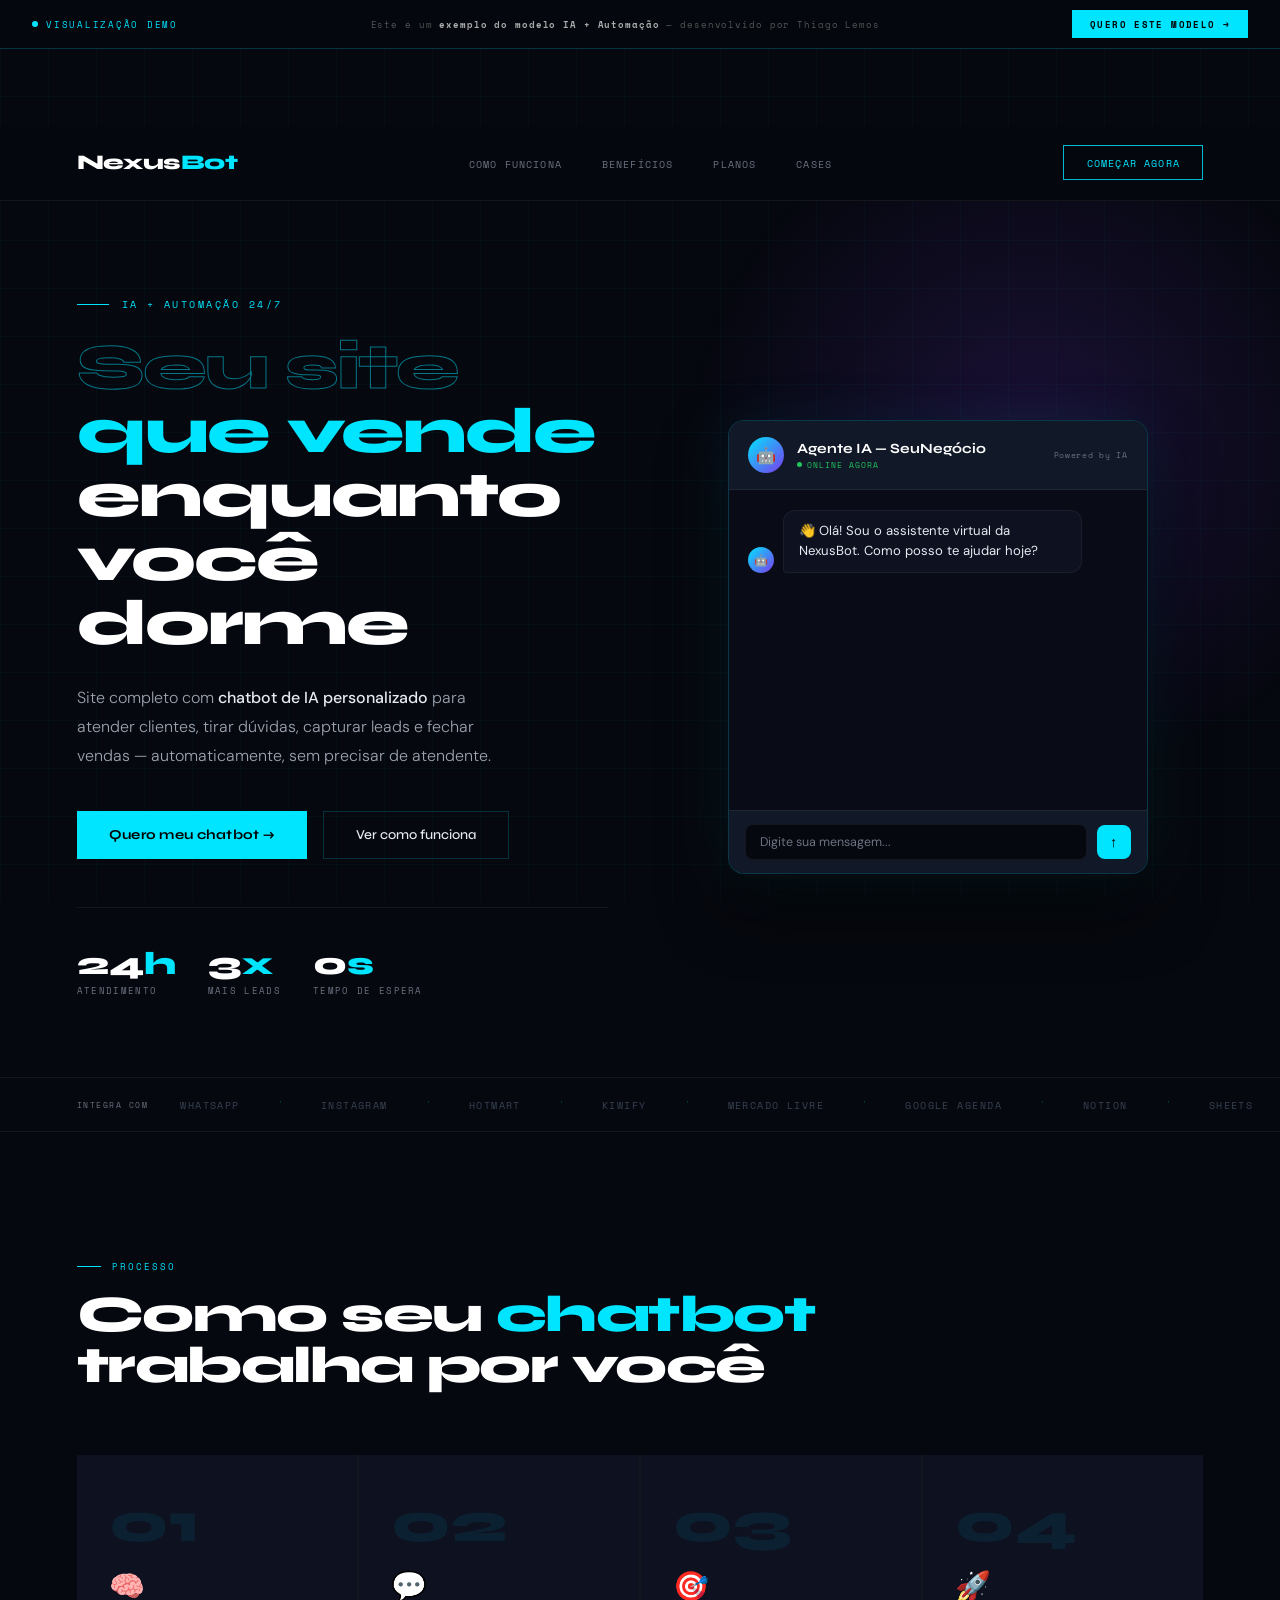
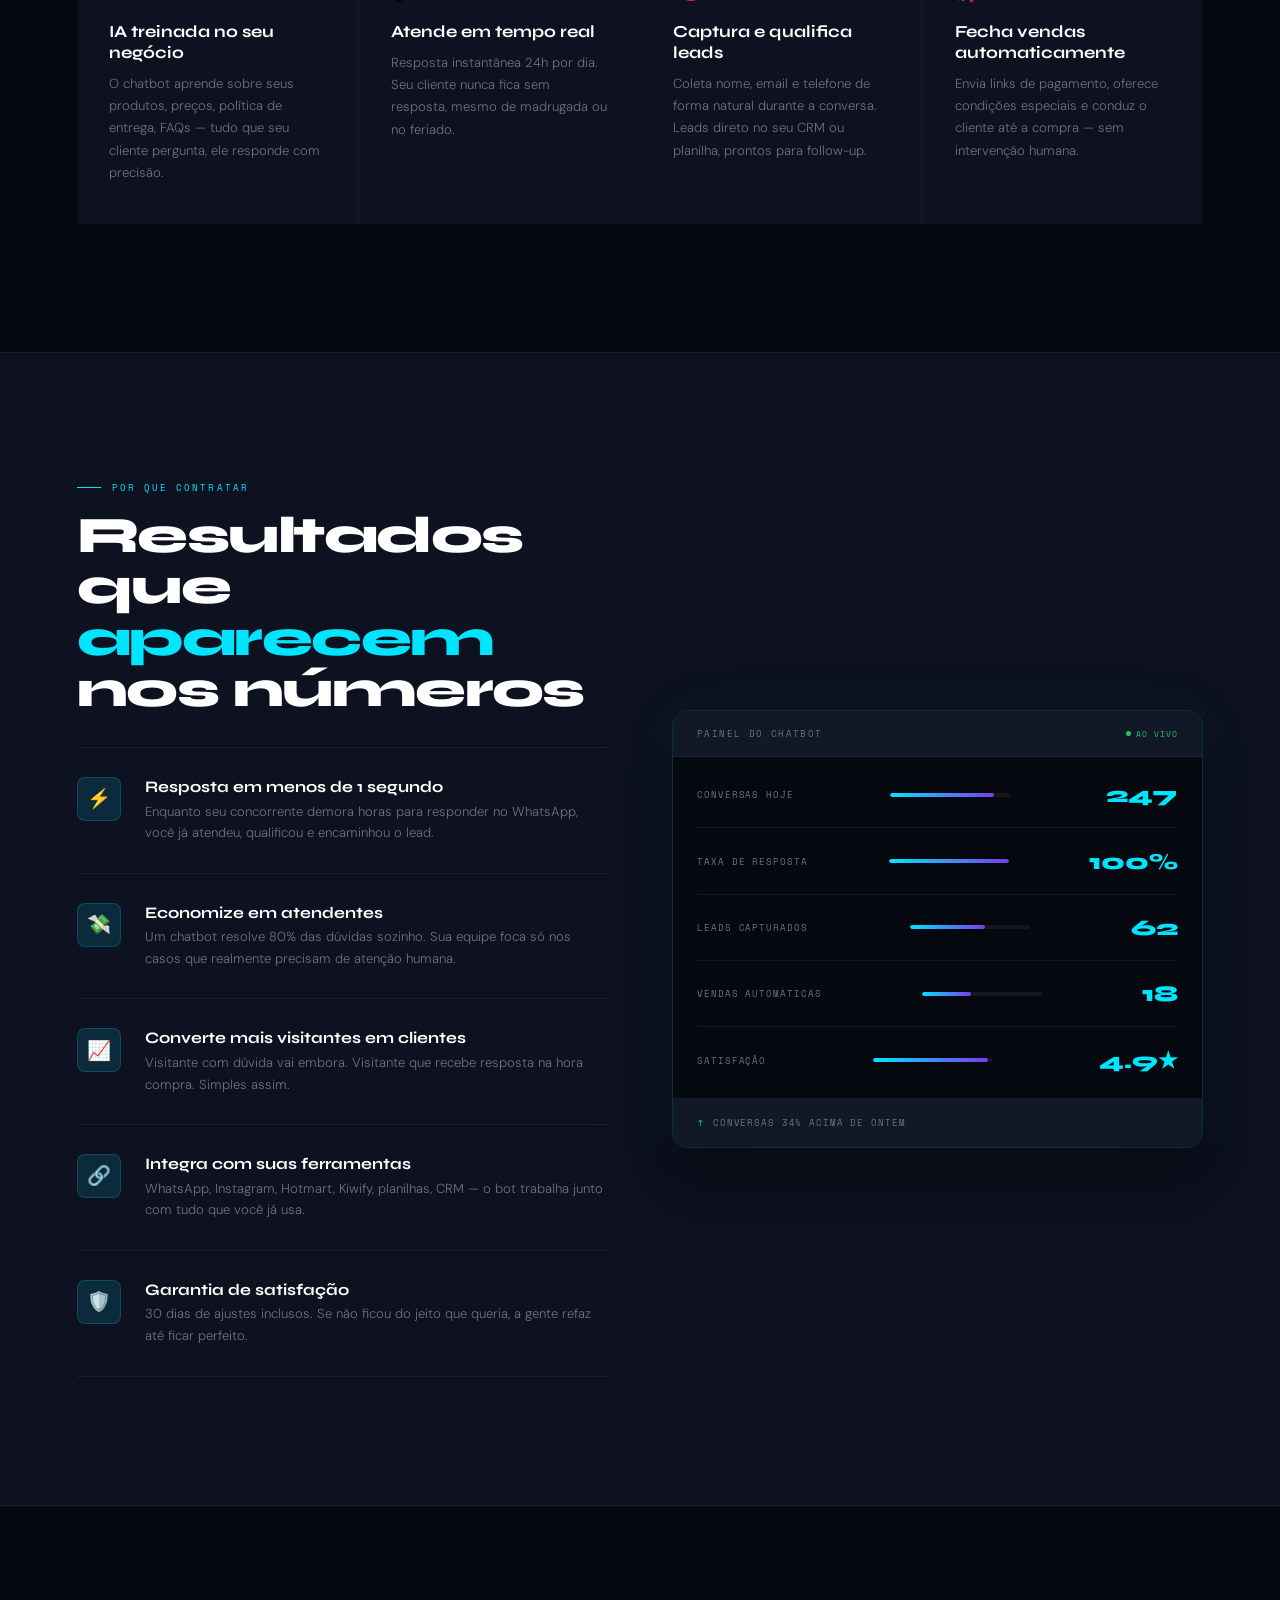
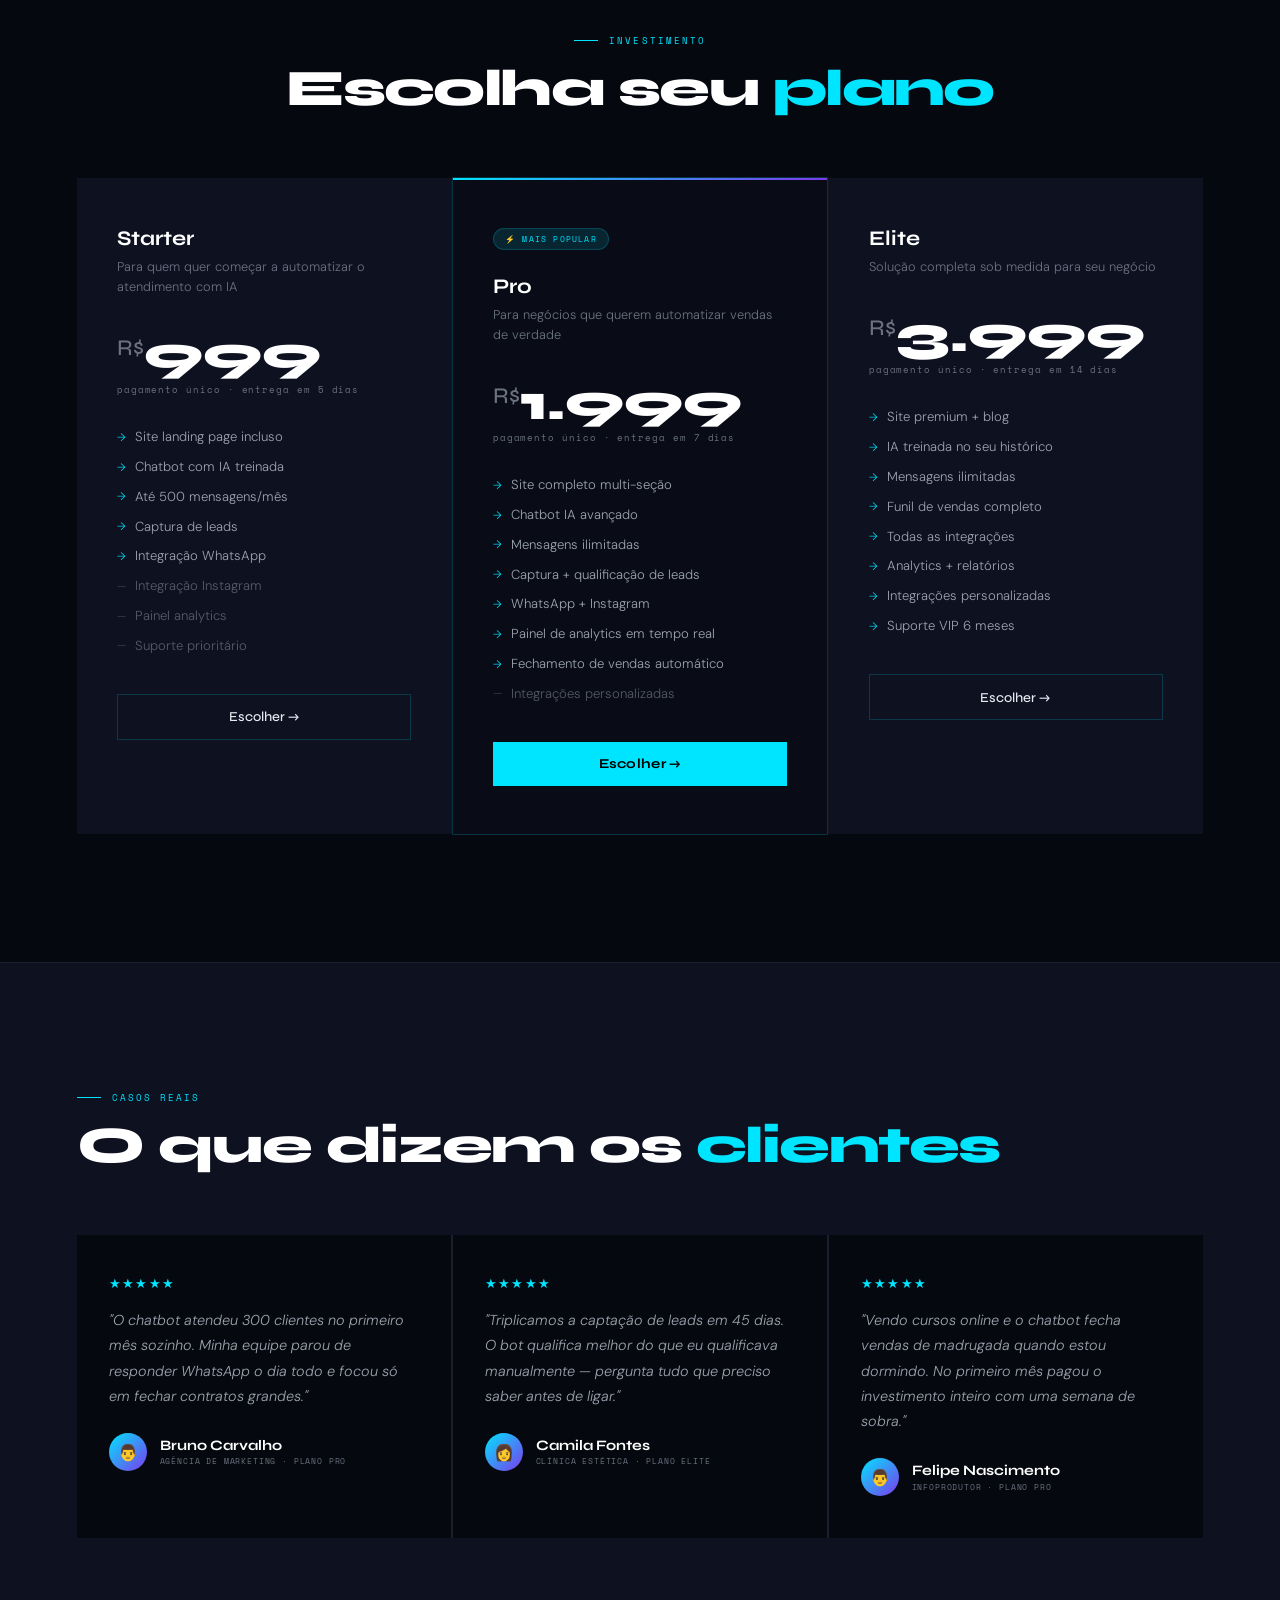
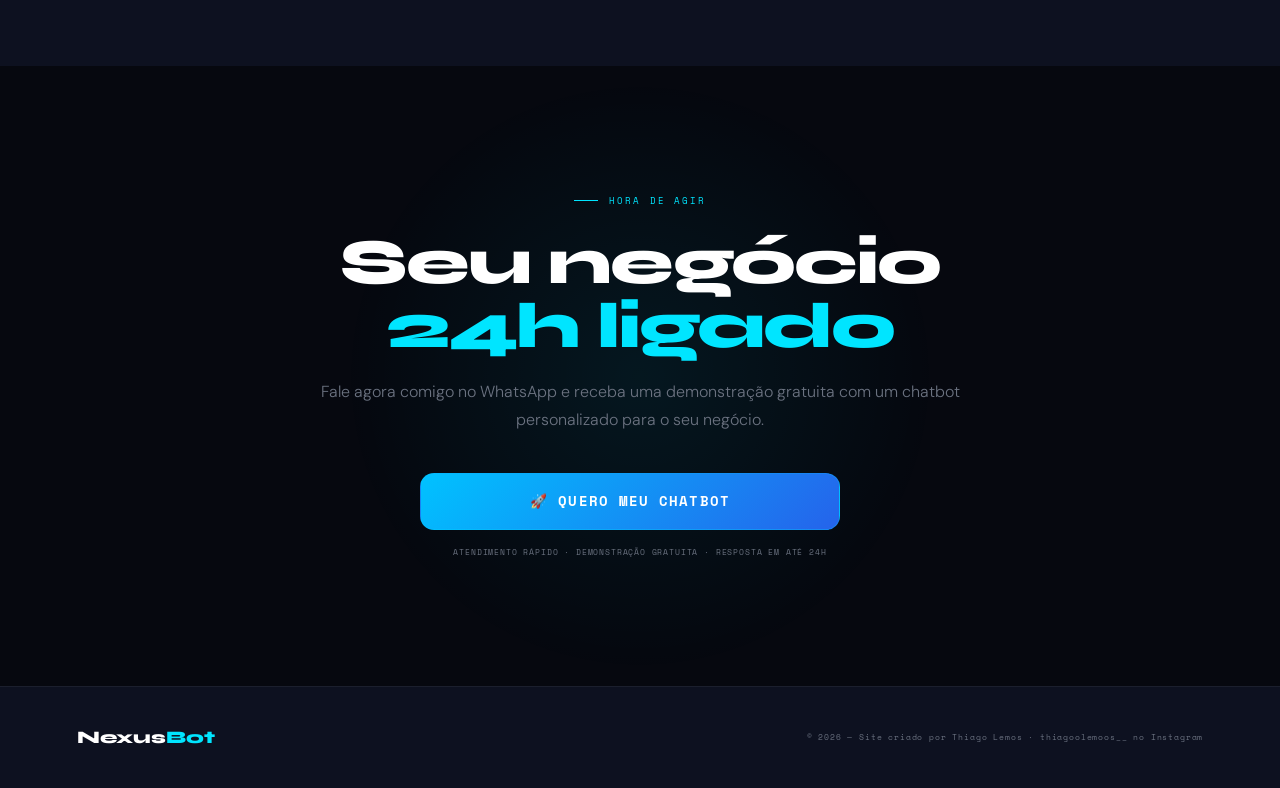
<file: pages/projeto4.html>
<!DOCTYPE html><!---->
<html lang="pt-BR">

<head>
    <meta charset="UTF-8" />
    <meta name="viewport" content="width=device-width, initial-scale=1.0" />
    <title>NexusBot — IA + Automação | Demo Thiago Lemos</title>
    <link rel="preconnect" href="https://fonts.googleapis.com">
    <link rel="preconnect" href="https://fonts.gstatic.com" crossorigin>
    <link rel="icon" type="image/png" href="../icon/icone.png">
    <link
        href="https://fonts.googleapis.com/css2?family=Syne:wght@400;500;600;700;800&family=DM+Sans:ital,wght@0,300;0,400;0,500;1,300&family=Space+Mono:wght@400;700&display=swap"
        rel="stylesheet">
    <link rel="stylesheet" href="../css/projeto4.css">
</head>

<body>

    <div class="demo-banner">
        <div class="demo-badge">Visualização Demo</div>
        <div class="demo-info">Este é um <strong>exemplo do modelo IA + Automação</strong> — desenvolvido por Thiago
            Lemos</div>
        <a href="#" class="demo-cta-btn" onclick="openModal(); return false;">Quero este modelo →</a>
    </div><br><br><br><br><br><br>

    <nav>
        <div class="nav-brand">Nexus<span>Bot</span></div>
        <ul class="nav-menu">
            <li><a href="#como-funciona">Como Funciona</a></li>
            <li><a href="#beneficios">Benefícios</a></li>
            <li><a href="#planos">Planos</a></li>
            <li><a href="#depoimentos">Cases</a></li>
        </ul>
        <a href="#leads" class="nav-btn">Começar Agora</a>
    </nav>

    <section id="hero">
        <div class="hero-left">
            <div class="hero-eyebrow">IA + Automação 24/7</div>
            <h1 class="hero-h">
                <span class="sub-accent">Seu site</span>
                <span class="accent">que vende</span>
                enquanto você dorme
            </h1>
            <p class="hero-desc">
                Site completo com <strong>chatbot de IA personalizado</strong> para atender clientes, tirar dúvidas,
                capturar leads e fechar vendas — automaticamente, sem precisar de atendente.
            </p>
            <div class="hero-btns">
                <a href="#leads" class="btn-cyan">Quero meu chatbot →</a>
                <a href="#como-funciona" class="btn-outline">Ver como funciona</a>
            </div>
            <div class="hero-stats">
                <div class="hstat">
                    <div class="hstat-n">24<span>h</span></div>
                    <div class="hstat-l">Atendimento</div>
                </div>
                <div class="hstat">
                    <div class="hstat-n">3<span>x</span></div>
                    <div class="hstat-l">Mais leads</div>
                </div>
                <div class="hstat">
                    <div class="hstat-n">0<span>s</span></div>
                    <div class="hstat-l">Tempo de espera</div>
                </div>
            </div>
        </div>

        <div class="hero-right">
            <div class="chat-window">
                <div class="chat-topbar">
                    <div class="chat-avatar">🤖</div>
                    <div>
                        <div class="chat-agent-name">Agente IA — SeuNegócio</div>
                        <div class="chat-agent-status">Online agora</div>
                    </div>
                    <div class="chat-topbar-right">Powered by IA</div>
                </div>
                <div class="chat-body" id="chatBody">
                </div>
                <div class="quick-replies" id="quickReplies" style="display:none">
                    <button class="qr-btn" onclick="sendQuick('💰 Ver preços')">💰 Ver preços</button>
                    <button class="qr-btn" onclick="sendQuick('📦 Como funciona?')">📦 Como funciona?</button>
                    <button class="qr-btn" onclick="sendQuick('📞 Falar com humano')">📞 Falar com humano</button>
                </div>
                <div class="chat-input-bar">
                    <div class="chat-input-fake">Digite sua mensagem...</div>
                    <button class="chat-send-btn">↑</button>
                </div>
            </div>
        </div>
    </section>

    <div class="proof-bar">
        <span class="proof-label">Integra com</span>
        <div class="proof-marquee">
            <span class="proof-item">WhatsApp</span><span class="proof-dot">·</span>
            <span class="proof-item">Instagram</span><span class="proof-dot">·</span>
            <span class="proof-item">Hotmart</span><span class="proof-dot">·</span>
            <span class="proof-item">Kiwify</span><span class="proof-dot">·</span>
            <span class="proof-item">Mercado Livre</span><span class="proof-dot">·</span>
            <span class="proof-item">Google Agenda</span><span class="proof-dot">·</span>
            <span class="proof-item">Notion</span><span class="proof-dot">·</span>
            <span class="proof-item">Sheets</span><span class="proof-dot">·</span>
            <span class="proof-item">WhatsApp</span><span class="proof-dot">·</span>
            <span class="proof-item">Instagram</span><span class="proof-dot">·</span>
            <span class="proof-item">Hotmart</span><span class="proof-dot">·</span>
            <span class="proof-item">Kiwify</span><span class="proof-dot">·</span>
            <span class="proof-item">Mercado Livre</span><span class="proof-dot">·</span>
            <span class="proof-item">Google Agenda</span><span class="proof-dot">·</span>
            <span class="proof-item">Notion</span><span class="proof-dot">·</span>
            <span class="proof-item">Sheets</span><span class="proof-dot">·</span>
        </div>
    </div>

    <section id="como-funciona">
        <div class="section-tag">Processo</div>
        <h2 class="section-h">Como seu <em>chatbot</em><br>trabalha por você</h2>
        <div class="steps-grid">
            <div class="step-card">
                <div class="step-num">01</div>
                <div class="step-icon">🧠</div>
                <div class="step-title">IA treinada no seu negócio</div>
                <div class="step-desc">O chatbot aprende sobre seus produtos, preços, política de entrega, FAQs — tudo
                    que seu cliente pergunta, ele responde com precisão.</div>
            </div>
            <div class="step-card">
                <div class="step-num">02</div>
                <div class="step-icon">💬</div>
                <div class="step-title">Atende em tempo real</div>
                <div class="step-desc">Resposta instantânea 24h por dia. Seu cliente nunca fica sem resposta, mesmo de
                    madrugada ou no feriado.</div>
            </div>
            <div class="step-card">
                <div class="step-num">03</div>
                <div class="step-icon">🎯</div>
                <div class="step-title">Captura e qualifica leads</div>
                <div class="step-desc">Coleta nome, email e telefone de forma natural durante a conversa. Leads direto
                    no seu CRM ou planilha, prontos para follow-up.</div>
            </div>
            <div class="step-card">
                <div class="step-num">04</div>
                <div class="step-icon">🚀</div>
                <div class="step-title">Fecha vendas automaticamente</div>
                <div class="step-desc">Envia links de pagamento, oferece condições especiais e conduz o cliente até a
                    compra — sem intervenção humana.</div>
            </div>
        </div>
    </section>

    <section id="beneficios">
        <div class="beneficios-inner">
            <div class="beneficios-grid">
                <div>
                    <div class="section-tag">Por que contratar</div>
                    <h2 class="section-h" style="margin-bottom:2rem">Resultados que<br><em>aparecem</em><br>nos números
                    </h2>
                    <div class="benefit-list">
                        <div class="benefit-row">
                            <div class="benefit-ico">⚡</div>
                            <div class="benefit-txt">
                                <div class="benefit-title">Resposta em menos de 1 segundo</div>
                                <div class="benefit-desc">Enquanto seu concorrente demora horas para responder no
                                    WhatsApp, você já atendeu, qualificou e encaminhou o lead.</div>
                            </div>
                        </div>
                        <div class="benefit-row">
                            <div class="benefit-ico">💸</div>
                            <div class="benefit-txt">
                                <div class="benefit-title">Economize em atendentes</div>
                                <div class="benefit-desc">Um chatbot resolve 80% das dúvidas sozinho. Sua equipe foca só
                                    nos casos que realmente precisam de atenção humana.</div>
                            </div>
                        </div>
                        <div class="benefit-row">
                            <div class="benefit-ico">📈</div>
                            <div class="benefit-txt">
                                <div class="benefit-title">Converte mais visitantes em clientes</div>
                                <div class="benefit-desc">Visitante com dúvida vai embora. Visitante que recebe resposta
                                    na hora compra. Simples assim.</div>
                            </div>
                        </div>
                        <div class="benefit-row">
                            <div class="benefit-ico">🔗</div>
                            <div class="benefit-txt">
                                <div class="benefit-title">Integra com suas ferramentas</div>
                                <div class="benefit-desc">WhatsApp, Instagram, Hotmart, Kiwify, planilhas, CRM — o bot
                                    trabalha junto com tudo que você já usa.</div>
                            </div>
                        </div>
                        <div class="benefit-row">
                            <div class="benefit-ico">🛡️</div>
                            <div class="benefit-txt">
                                <div class="benefit-title">Garantia de satisfação</div>
                                <div class="benefit-desc">30 dias de ajustes inclusos. Se não ficou do jeito que queria,
                                    a gente refaz até ficar perfeito.</div>
                            </div>
                        </div>
                    </div>
                </div>

                <div>
                    <div class="metrics-card">
                        <div class="metrics-header">
                            <div class="metrics-title">Painel do Chatbot</div>
                            <div class="metrics-live">Ao vivo</div>
                        </div>
                        <div class="metrics-body">
                            <div class="metric-row">
                                <div class="metric-label">Conversas hoje</div>
                                <div class="metric-bar-wrap">
                                    <div class="metric-bar" style="width:87%"></div>
                                </div>
                                <div class="metric-val">247</div>
                            </div>
                            <div class="metrics-divider"></div>
                            <div class="metric-row">
                                <div class="metric-label">Taxa de resposta</div>
                                <div class="metric-bar-wrap">
                                    <div class="metric-bar" style="width:100%;animation-delay:0.3s"></div>
                                </div>
                                <div class="metric-val">100%</div>
                            </div>
                            <div class="metrics-divider"></div>
                            <div class="metric-row">
                                <div class="metric-label">Leads capturados</div>
                                <div class="metric-bar-wrap">
                                    <div class="metric-bar" style="width:63%;animation-delay:0.6s"></div>
                                </div>
                                <div class="metric-val">62</div>
                            </div>
                            <div class="metrics-divider"></div>
                            <div class="metric-row">
                                <div class="metric-label">Vendas automáticas</div>
                                <div class="metric-bar-wrap">
                                    <div class="metric-bar" style="width:41%;animation-delay:0.9s"></div>
                                </div>
                                <div class="metric-val">18</div>
                            </div>
                            <div class="metrics-divider"></div>
                            <div class="metric-row">
                                <div class="metric-label">Satisfação</div>
                                <div class="metric-bar-wrap">
                                    <div class="metric-bar" style="width:96%;animation-delay:1.2s"></div>
                                </div>
                                <div class="metric-val">4.9★</div>
                            </div>
                        </div>
                        <div class="metrics-footer">Conversas 34% acima de ontem</div>
                    </div>
                </div>
            </div>
        </div>
    </section>

    <section id="planos">
        <div class="planos-inner">
            <div class="planos-header">
                <div class="section-tag" style="justify-content:center">Investimento</div>
                <h2 class="section-h" style="text-align:center">Escolha seu <em>plano</em></h2>
            </div>
            <div class="plans-grid">
                <div class="plan-card">
                    <div class="plan-name">Starter</div>
                    <div class="plan-desc">Para quem quer começar a automatizar o atendimento com IA</div>
                    <div class="plan-price"><span class="curr">R$</span>999</div>
                    <div class="plan-period">pagamento único · entrega em 5 dias</div>
                    <ul class="plan-features">
                        <li>Site landing page incluso</li>
                        <li>Chatbot com IA treinada</li>
                        <li>Até 500 mensagens/mês</li>
                        <li>Captura de leads</li>
                        <li>Integração WhatsApp</li>
                        <li class="no">Integração Instagram</li>
                        <li class="no">Painel analytics</li>
                        <li class="no">Suporte prioritário</li>
                    </ul>
                    <a href="#leads" class="btn-outline"
                        style="display:block;text-align:center;padding:0.85rem">Escolher →</a>
                </div>
                <div class="plan-card featured">
                    <div class="plan-badge">⚡ Mais Popular</div>
                    <div class="plan-name">Pro</div>
                    <div class="plan-desc">Para negócios que querem automatizar vendas de verdade</div>
                    <div class="plan-price"><span class="curr">R$</span>1.999</div>
                    <div class="plan-period">pagamento único · entrega em 7 dias</div>
                    <ul class="plan-features">
                        <li>Site completo multi-seção</li>
                        <li>Chatbot IA avançado</li>
                        <li>Mensagens ilimitadas</li>
                        <li>Captura + qualificação de leads</li>
                        <li>WhatsApp + Instagram</li>
                        <li>Painel de analytics em tempo real</li>
                        <li>Fechamento de vendas automático</li>
                        <li class="no">Integrações personalizadas</li>
                    </ul>
                    <a href="#leads" class="btn-cyan" style="display:block;text-align:center;padding:0.85rem">Escolher
                        →</a>
                </div>
                <div class="plan-card">
                    <div class="plan-name">Elite</div>
                    <div class="plan-desc">Solução completa sob medida para seu negócio</div>
                    <div class="plan-price"><span class="curr">R$</span>3.999</div>
                    <div class="plan-period">pagamento único · entrega em 14 dias</div>
                    <ul class="plan-features">
                        <li>Site premium + blog</li>
                        <li>IA treinada no seu histórico</li>
                        <li>Mensagens ilimitadas</li>
                        <li>Funil de vendas completo</li>
                        <li>Todas as integrações</li>
                        <li>Analytics + relatórios</li>
                        <li>Integrações personalizadas</li>
                        <li>Suporte VIP 6 meses</li>
                    </ul>
                    <a href="#leads" class="btn-outline"
                        style="display:block;text-align:center;padding:0.85rem">Escolher →</a>
                </div>
            </div>
        </div>
    </section>

    <section id="depoimentos">
        <div class="depoimentos-inner">
            <div class="section-tag">Casos reais</div>
            <h2 class="section-h">O que dizem os <em>clientes</em></h2>
            <div class="testi-grid">
                <div class="testi-card">
                    <div class="testi-stars">★★★★★</div>
                    <div class="testi-text">"O chatbot atendeu 300 clientes no primeiro mês sozinho. Minha equipe parou
                        de responder WhatsApp o dia todo e focou só em fechar contratos grandes."</div>
                    <div class="testi-author">
                        <div class="testi-ava">👨</div>
                        <div>
                            <div class="testi-name">Bruno Carvalho</div>
                            <div class="testi-role">Agência de Marketing · Plano Pro</div>
                        </div>
                    </div>
                </div>
                <div class="testi-card">
                    <div class="testi-stars">★★★★★</div>
                    <div class="testi-text">"Triplicamos a captação de leads em 45 dias. O bot qualifica melhor do que
                        eu qualificava manualmente — pergunta tudo que preciso saber antes de ligar."</div>
                    <div class="testi-author">
                        <div class="testi-ava">👩</div>
                        <div>
                            <div class="testi-name">Camila Fontes</div>
                            <div class="testi-role">Clínica Estética · Plano Elite</div>
                        </div>
                    </div>
                </div>
                <div class="testi-card">
                    <div class="testi-stars">★★★★★</div>
                    <div class="testi-text">"Vendo cursos online e o chatbot fecha vendas de madrugada quando estou
                        dormindo. No primeiro mês pagou o investimento inteiro com uma semana de sobra."</div>
                    <div class="testi-author">
                        <div class="testi-ava">👨</div>
                        <div>
                            <div class="testi-name">Felipe Nascimento</div>
                            <div class="testi-role">Infoprodutor · Plano Pro</div>
                        </div>
                    </div>
                </div>
            </div>
        </div>
    </section>

    <section id="leads">
        <div class="leads-inner">
            <div class="section-tag" style="justify-content:center;margin-bottom:1.5rem">Hora de agir</div>

            <h2 class="leads-title">
                Seu negócio<br><em>24h ligado</em>
            </h2>

            <p class="leads-sub">
                Fale agora comigo no WhatsApp e receba uma demonstração gratuita
                com um chatbot personalizado para o seu negócio.
            </p>

            <div class="lead-form">
                <a href="https://wa.me/5521975930204?text=Olá%20Thiago!%20Quero%20uma%20demonstração%20do%20chatbot%20com%20IA."
                    target="_blank" class="lead-whatsapp-btn">

                    🚀 Quero meu chatbot
                </a>
            </div>

            <div class="lead-disclaimer">
                Atendimento rápido · Demonstração gratuita · Resposta em até 24h
            </div>
        </div>
    </section>

    <footer>
        <div class="footer-brand">Nexus<span>Bot</span></div>
        <div class="footer-copy">© 2026 — Site criado por Thiago Lemos · thiagoolemoos__ no Instagram</div>
    </footer>

    <div class="modal-overlay" id="modal">
        <div class="modal-box">
            <button class="modal-close" onclick="closeModal()">FECHAR ✕</button>
            <div class="modal-tag">IA + Automação · Site com Chatbot</div>
            <h3 class="modal-title">Vamos criar<br>o seu <em>bot?</em></h3>
            <p class="modal-subtitle">Este é um exemplo do modelo <strong>Site Inteligente com Chatbot de IA</strong>.
                Posso criar exatamente assim — treinado com as informações do seu negócio.</p>
            <div class="modal-price-box">
                <div>
                    <div class="modal-price-label">A partir de</div>
                    <div style="font-size:0.68rem;color:#4b5563;font-family:var(--font-mono);margin-top:0.2rem">Entrega
                        em até 7 dias úteis</div>
                </div>
                <div class="modal-price-val"><span class="curr">R$</span>999</div>
            </div>
            <a href="https://wa.me/5521975930204?text=Olá%20Thiago!%20Vi%20a%20demo%20do%20Site%20com%20Chatbot%20de%20IA%20e%20quero%20contratar!"
                target="_blank" class="modal-whats">
                <svg width="18" height="18" viewBox="0 0 24 24" fill="currentColor">
                    <path
                        d="M17.472 14.382c-.297-.149-1.758-.867-2.03-.967-.273-.099-.471-.148-.67.15-.197.297-.767.966-.94 1.164-.173.199-.347.223-.644.075-.297-.15-1.255-.463-2.39-1.475-.883-.788-1.48-1.761-1.653-2.059-.173-.297-.018-.458.13-.606.134-.133.298-.347.446-.52.149-.174.198-.298.298-.497.099-.198.05-.371-.025-.52-.075-.149-.669-1.612-.916-2.207-.242-.579-.487-.5-.669-.51-.173-.008-.371-.01-.57-.01-.198 0-.52.074-.792.372-.272.297-1.04 1.016-1.04 2.479 0 1.462 1.065 2.875 1.213 3.074.149.198 2.096 3.2 5.077 4.487.709.306 1.262.489 1.694.625.712.227 1.36.195 1.871.118.571-.085 1.758-.719 2.006-1.413.248-.694.248-1.289.173-1.413-.074-.124-.272-.198-.57-.347z" />
                    <path
                        d="M12 0C5.373 0 0 5.373 0 12c0 2.127.558 4.126 1.532 5.862L0 24l6.29-1.511A11.934 11.934 0 0012 24c6.627 0 12-5.373 12-12S18.627 0 12 0zm0 21.818a9.82 9.82 0 01-5.002-1.368l-.36-.213-3.733.897.934-3.63-.234-.374A9.816 9.816 0 012.18 12C2.18 6.58 6.58 2.18 12 2.18S21.818 6.58 21.818 12 17.42 21.818 12 21.818z" />
                </svg>
                Falar no WhatsApp
            </a>
            <a href="javascript:history.back()" class="modal-back">← Voltar ao portfólio</a>
        </div>
    </div>

    <script>
        const msgs = [
            { type: 'bot', text: '👋 Olá! Sou o assistente virtual da NexusBot. Como posso te ajudar hoje?', delay: 600 },
            { type: 'user', text: 'Oi! Quero saber mais sobre os planos.', delay: 2000 },
            { type: 'bot', text: '⚡ Claro! Temos 3 planos a partir de R$ 999. Posso te contar sobre cada um. Qual é o seu objetivo principal?', delay: 3400 },
            { type: 'user', text: 'Quero capturar mais leads no meu site.', delay: 5200 },
            { type: 'bot', text: '🎯 Perfeito! O plano <strong>Pro</strong> é ideal pra você — inclui captura + qualificação de leads automática. Posso enviar o link para contratar agora?', delay: 6800 },
            { type: 'user', text: 'Sim, pode enviar!', delay: 8600 },
            { type: 'bot', text: '✅ Link enviado! Você será redirecionado para o WhatsApp do Thiago para finalizar. Alguma dúvida?', delay: 9800 },
        ];

        const chatBody = document.getElementById('chatBody');
        const quickReplies = document.getElementById('quickReplies');

        function addTyping() {
            const t = document.createElement('div');
            t.className = 'msg bot';
            t.id = 'typing';
            t.innerHTML = `<div class="msg-avatar">🤖</div><div class="typing-indicator"><span></span><span></span><span></span></div>`;
            chatBody.appendChild(t);
            chatBody.scrollTop = chatBody.scrollHeight;
        }
        function removeTyping() {
            const t = document.getElementById('typing');
            if (t) t.remove();
        }
        function addMsg(m, i) {
            const isBot = m.type === 'bot';
            const div = document.createElement('div');
            div.className = `msg ${m.type}`;
            div.style.animationDelay = '0s';
            div.innerHTML = isBot
                ? `<div class="msg-avatar">🤖</div><div><div class="msg-bubble">${m.text}</div></div>`
                : `<div><div class="msg-bubble">${m.text}</div></div>`;
            chatBody.appendChild(div);
            chatBody.scrollTop = chatBody.scrollHeight;
            if (i === msgs.length - 1) {
                setTimeout(() => { quickReplies.style.display = 'flex'; }, 600);
            }
        }

        let msgIdx = 0;
        function scheduleNext() {
            if (msgIdx >= msgs.length) return;
            const m = msgs[msgIdx];
            const prevDelay = msgIdx === 0 ? 0 : msgs[msgIdx - 1].delay;
            const wait = m.delay - prevDelay;

            setTimeout(() => {
                if (m.type === 'bot') {
                    addTyping();
                    setTimeout(() => {
                        removeTyping();
                        addMsg(m, msgIdx);
                        msgIdx++;
                        scheduleNext();
                    }, 900);
                } else {
                    addMsg(m, msgIdx);
                    msgIdx++;
                    scheduleNext();
                }
            }, wait);
        }
        scheduleNext();

        function sendQuick(txt) {
            quickReplies.style.display = 'none';
            const div = document.createElement('div');
            div.className = 'msg user';
            div.style.animationDelay = '0s';
            div.innerHTML = `<div><div class="msg-bubble">${txt}</div></div>`;
            chatBody.appendChild(div);
            chatBody.scrollTop = chatBody.scrollHeight;
            setTimeout(() => {
                addTyping();
                setTimeout(() => {
                    removeTyping();
                    const r = document.createElement('div');
                    r.className = 'msg bot';
                    r.style.animationDelay = '0s';
                    r.innerHTML = `<div class="msg-avatar">🤖</div><div><div class="msg-bubble">Ótima escolha! Fale com o Thiago pelo WhatsApp para saber mais detalhes sobre essa opção. 🚀</div></div>`;
                    chatBody.appendChild(r);
                    chatBody.scrollTop = chatBody.scrollHeight;
                }, 1000);
            }, 500);
        }

        function openModal() { document.getElementById('modal').classList.add('open'); document.body.style.overflow = 'hidden'; }
        function closeModal() { document.getElementById('modal').classList.remove('open'); document.body.style.overflow = ''; }
        document.getElementById('modal').addEventListener('click', function (e) { if (e.target === this) closeModal(); });
    </script>
</body>

</html>
</file>
<file: css/projeto1.css>
*, 
    *::before,
    *::after {
        box-sizing: border-box;
        margin: 0;
        padding: 0;
    }

    :root {
        --bg: #0a0a0a;
        --surface: #111111;
        --card: #161616;
        --orange: #ff5c1a;
        --orange2: #ff8c42;
        --text: #f0ece4;
        --muted: #666;
        --border: rgba(255, 255, 255, 0.08);
        --font-display: 'Barlow Condensed', sans-serif;
        --font-body: 'Barlow', sans-serif;
        --font-mono: 'Space Mono', monospace;
    }

    html {
        scroll-behavior: smooth;
    }

    body {
        background: var(--bg);
        color: var(--text);
        font-family: var(--font-body);
        overflow-x: hidden;
    }

    .demo-banner {
        position: fixed;
        top: 0;
        left: 0;
        right: 0;
        z-index: 1000;
        background: rgba(10, 10, 10, 0.95);
        backdrop-filter: blur(12px);
        border-bottom: 1px solid rgba(255, 92, 26, 0.3);
        padding: 0.75rem 2rem;
        display: flex;
        align-items: center;
        justify-content: space-between;
        gap: 1rem;
        flex-wrap: wrap;
    }

    .demo-badge {
        display: flex;
        align-items: center;
        gap: 0.6rem;
        font-family: var(--font-mono);
        font-size: 0.6rem;
        letter-spacing: 0.15em;
        text-transform: uppercase;
        color: var(--orange);
    }

    .demo-badge::before {
        content: '';
        width: 6px;
        height: 6px;
        background: var(--orange);
        border-radius: 50%;
        animation: blink 1.4s infinite;
    }

    @keyframes blink {

        0%,
        100% {
            opacity: 1;
        }

        50% {
            opacity: 0.3;
        }
    }

    .demo-info {
        font-family: var(--font-mono);
        font-size: 0.6rem;
        color: var(--muted);
        letter-spacing: 0.1em;
    }

    .demo-info strong {
        color: var(--text);
    }

    .demo-cta-btn {
        background: var(--orange);
        color: #000;
        font-family: var(--font-mono);
        font-size: 0.62rem;
        font-weight: 700;
        letter-spacing: 0.12em;
        text-transform: uppercase;
        padding: 0.5rem 1.2rem;
        border-radius: 2px;
        text-decoration: none;
        transition: background 0.2s, transform 0.2s;
        white-space: nowrap;
    }

    .demo-cta-btn:hover {
        background: var(--orange2);
        transform: translateY(-1px);
    }

    nav {
        position: sticky;
        top: 43px;
        z-index: 99;
        background: rgba(10, 10, 10, 0.9);
        backdrop-filter: blur(12px);
        border-bottom: 1px solid var(--border);
        padding: 1.2rem 6vw;
        display: flex;
        align-items: center;
        justify-content: space-between;
    }

    .nav-brand {
        font-family: var(--font-display);
        font-size: 1.8rem;
        font-weight: 900;
        letter-spacing: 0.05em;
        text-transform: uppercase;
    }

    .nav-brand span {
        color: var(--orange);
    }

    .nav-menu {
        display: flex;
        gap: 2rem;
        list-style: none;
    }

    .nav-menu a {
        font-family: var(--font-mono);
        font-size: 0.65rem;
        letter-spacing: 0.12em;
        text-transform: uppercase;
        color: var(--muted);
        text-decoration: none;
        transition: color 0.2s;
    }

    .nav-menu a:hover {
        color: var(--orange);
    }

    .nav-btn {
        background: var(--orange);
        color: #000;
        font-family: var(--font-display);
        font-size: 1rem;
        font-weight: 700;
        letter-spacing: 0.1em;
        text-transform: uppercase;
        padding: 0.6rem 1.6rem;
        text-decoration: none;
        clip-path: polygon(8px 0%, 100% 0%, calc(100% - 8px) 100%, 0% 100%);
        transition: background 0.2s;
    }

    .nav-btn:hover {
        background: var(--orange2);
    }

    #hero {
        min-height: 92vh;
        display: grid;
        grid-template-columns: 1fr 1fr;
        align-items: center;
        padding: 5rem 6vw 4rem;
        position: relative;
        overflow: hidden;
        gap: 4rem;
    }

    .hero-bg-lines {
        position: absolute;
        inset: 0;
        background-image: repeating-linear-gradient(-45deg,
                transparent,
                transparent 60px,
                rgba(255, 92, 26, 0.025) 60px,
                rgba(255, 92, 26, 0.025) 61px);
    }

    .hero-accent-bar {
        position: absolute;
        left: 0;
        top: 0;
        bottom: 0;
        width: 5px;
        background: linear-gradient(to bottom, var(--orange), transparent);
    }

    .hero-left {
        position: relative;
        z-index: 2;
    }

    .hero-eyebrow {
        display: inline-flex;
        align-items: center;
        gap: 0.5rem;
        font-family: var(--font-mono);
        font-size: 0.65rem;
        letter-spacing: 0.2em;
        text-transform: uppercase;
        color: var(--orange);
        margin-bottom: 1.5rem;
        padding: 0.4rem 0.8rem;
        border: 1px solid rgba(255, 92, 26, 0.3);
        width: fit-content;
    }

    h1.hero-heading {
        font-family: var(--font-display);
        font-size: clamp(4rem, 8vw, 8rem);
        font-weight: 900;
        line-height: 0.88;
        text-transform: uppercase;
        letter-spacing: -0.01em;
        margin-bottom: 2rem;
    }

    h1.hero-heading .accent {
        color: var(--orange);
        display: block;
    }

    h1.hero-heading .italic {
        font-style: italic;
        color: var(--muted);
        font-size: 0.55em;
        display: block;
    }

    .hero-text {
        font-size: 1.05rem;
        font-weight: 300;
        line-height: 1.75;
        color: #9ca3af;
        max-width: 460px;
        margin-bottom: 2.5rem;
    }

    .hero-text strong {
        color: var(--text);
        font-weight: 500;
    }

    .hero-btns {
        display: flex;
        gap: 1rem;
        flex-wrap: wrap;
    }

    .btn-orange {
        display: inline-flex;
        align-items: center;
        gap: 0.5rem;
        padding: 1rem 2.4rem;
        background: var(--orange);
        color: #000;
        font-family: var(--font-display);
        font-size: 1.1rem;
        font-weight: 700;
        letter-spacing: 0.08em;
        text-transform: uppercase;
        text-decoration: none;
        clip-path: polygon(10px 0%, 100% 0%, calc(100% - 10px) 100%, 0% 100%);
        transition: background 0.2s, transform 0.2s;
    }

    .btn-orange:hover {
        background: var(--orange2);
        transform: translateY(-2px);
    }

    .btn-ghost {
        display: inline-flex;
        align-items: center;
        gap: 0.5rem;
        padding: 1rem 2rem;
        background: transparent;
        color: var(--text);
        font-family: var(--font-display);
        font-size: 1.1rem;
        font-weight: 600;
        letter-spacing: 0.08em;
        text-transform: uppercase;
        text-decoration: none;
        border: 1px solid var(--border);
        transition: border-color 0.2s, color 0.2s;
    }

    .btn-ghost:hover {
        border-color: var(--orange);
        color: var(--orange);
    }

    .hero-right {
        position: relative;
        z-index: 2;
    }

    .hero-visual {
        background: var(--card);
        border: 1px solid var(--border);
        border-radius: 4px;
        overflow: hidden;
        aspect-ratio: 4/5;
        position: relative;
        display: flex;
        align-items: flex-end;
    }

    .hero-visual-bg {
        position: absolute;
        inset: 0;
        background: linear-gradient(135deg, #1a0a00 0%, #0d0000 50%, #0a0a12 100%);
    }

    .hero-visual-grid {
        position: absolute;
        inset: 0;
        background-image:
            linear-gradient(rgba(255, 92, 26, 0.08) 1px, transparent 1px),
            linear-gradient(90deg, rgba(255, 92, 26, 0.08) 1px, transparent 1px);
        background-size: 40px 40px;
    }

    .hero-visual-figure {
        position: absolute;
        inset: 0;
        display: flex;
        align-items: center;
        justify-content: center;
        font-size: 10rem;
        filter: grayscale(0.3);
    }

    .hero-stat-cards {
        position: relative;
        z-index: 2;
        padding: 1.5rem;
        display: flex;
        gap: 0.75rem;
        width: 100%;
    }

    .hstat {
        background: rgba(0, 0, 0, 0.8);
        backdrop-filter: blur(10px);
        border: 1px solid rgba(255, 92, 26, 0.2);
        padding: 0.8rem 1rem;
        flex: 1;
        text-align: center;
    }

    .hstat-n {
        font-family: var(--font-display);
        font-size: 2rem;
        font-weight: 900;
        color: var(--orange);
        line-height: 1;
    }

    .hstat-l {
        font-family: var(--font-mono);
        font-size: 0.5rem;
        letter-spacing: 0.12em;
        text-transform: uppercase;
        color: var(--muted);
        margin-top: 0.2rem;
    }

    .proof-bar {
        background: var(--surface);
        border-top: 1px solid var(--border);
        border-bottom: 1px solid var(--border);
        padding: 1.5rem 6vw;
        display: flex;
        align-items: center;
        gap: 3rem;
        overflow: hidden;
    }

    .proof-label {
        font-family: var(--font-mono);
        font-size: 0.6rem;
        letter-spacing: 0.15em;
        text-transform: uppercase;
        color: var(--muted);
        white-space: nowrap;
        flex-shrink: 0;
    }

    .proof-marquee {
        display: flex;
        gap: 3rem;
        animation: marquee 15s linear infinite;
        white-space: nowrap;
    }

    .proof-item {
        font-family: var(--font-display);
        font-size: 1.2rem;
        font-weight: 600;
        letter-spacing: 0.05em;
        text-transform: uppercase;
        color: var(--muted);
        opacity: 0.5;
    }

    @keyframes marquee {
        from {
            transform: translateX(0);
        }

        to {
            transform: translateX(-50%);
        }
    }

    #beneficios {
        padding: 7rem 6vw;
        max-width: 1400px;
        margin: 0 auto;
    }

    .section-tag {
        font-family: var(--font-mono);
        font-size: 0.62rem;
        letter-spacing: 0.2em;
        text-transform: uppercase;
        color: var(--orange);
        margin-bottom: 1rem;
        display: flex;
        align-items: center;
        gap: 0.8rem;
    }

    .section-tag::before {
        content: '';
        width: 30px;
        height: 1px;
        background: var(--orange);
    }

    h2.section-h {
        font-family: var(--font-display);
        font-size: clamp(2.5rem, 5vw, 5rem);
        font-weight: 900;
        text-transform: uppercase;
        line-height: 0.92;
        margin-bottom: 4rem;
    }

    h2.section-h em {
        color: var(--orange);
        font-style: italic;
    }

    .benefits-grid {
        display: grid;
        grid-template-columns: repeat(3, 1fr);
        gap: 1px;
        background: var(--border);
        border: 1px solid var(--border);
    }

    .benefit-item {
        background: var(--card);
        padding: 2.5rem 2rem;
        position: relative;
        overflow: hidden;
        transition: background 0.3s;
    }

    .benefit-item:hover {
        background: #1c1c1c;
    }

    .benefit-item::after {
        content: '';
        position: absolute;
        bottom: 0;
        left: 0;
        right: 0;
        height: 2px;
        background: var(--orange);
        transform: scaleX(0);
        transform-origin: left;
        transition: transform 0.4s;
    }

    .benefit-item:hover::after {
        transform: scaleX(1);
    }

    .benefit-icon {
        font-size: 2.5rem;
        margin-bottom: 1.2rem;
    }

    .benefit-title {
        font-family: var(--font-display);
        font-size: 1.6rem;
        font-weight: 700;
        text-transform: uppercase;
        letter-spacing: 0.03em;
        margin-bottom: 0.8rem;
    }

    .benefit-desc {
        font-size: 0.88rem;
        color: var(--muted);
        line-height: 1.7;
        font-weight: 300;
    }

    #planos {
        padding: 6rem 6vw;
        background: var(--surface);
        border-top: 1px solid var(--border);
    }

    .plans-inner {
        max-width: 1000px;
        margin: 0 auto;
    }

    .plans-header {
        text-align: center;
        margin-bottom: 4rem;
    }

    .plans-grid {
        display: grid;
        grid-template-columns: repeat(3, 1fr);
        gap: 1.5rem;
    }

    .plan-card {
        background: var(--card);
        border: 1px solid var(--border);
        padding: 2.5rem 2rem;
        position: relative;
        transition: border-color 0.3s, transform 0.3s;
    }

    .plan-card:hover {
        border-color: rgba(255, 92, 26, 0.4);
        transform: translateY(-4px);
    }

    .plan-card.featured {
        border-color: var(--orange);
        background: #1a0e08;
    }

    .plan-badge {
        position: absolute;
        top: -1px;
        left: 50%;
        transform: translateX(-50%);
        background: var(--orange);
        color: #000;
        font-family: var(--font-mono);
        font-size: 0.55rem;
        font-weight: 700;
        letter-spacing: 0.15em;
        text-transform: uppercase;
        padding: 0.3rem 1rem;
    }

    .plan-name {
        font-family: var(--font-display);
        font-size: 1.4rem;
        font-weight: 700;
        text-transform: uppercase;
        letter-spacing: 0.05em;
        margin-bottom: 0.5rem;
    }

    .plan-desc {
        font-size: 0.8rem;
        color: var(--muted);
        margin-bottom: 1.5rem;
        line-height: 1.5;
    }

    .plan-price {
        font-family: var(--font-display);
        font-size: 3rem;
        font-weight: 900;
        color: var(--orange);
        line-height: 1;
        margin-bottom: 0.3rem;
    }

    .plan-price .curr {
        font-size: 1.5rem;
        vertical-align: top;
        margin-top: 0.5rem;
        display: inline-block;
    }

    .plan-period {
        font-family: var(--font-mono);
        font-size: 0.6rem;
        color: var(--muted);
        margin-bottom: 2rem;
    }

    .plan-features {
        list-style: none;
        display: flex;
        flex-direction: column;
        gap: 0.7rem;
        margin-bottom: 2rem;
    }

    .plan-features li {
        font-size: 0.85rem;
        color: #9ca3af;
        display: flex;
        align-items: center;
        gap: 0.6rem;
        font-weight: 300;
    }

    .plan-features li::before {
        content: '✓';
        color: var(--orange);
        font-weight: 700;
        font-size: 0.9rem;
    }

    #depoimentos {
        padding: 7rem 6vw;
        max-width: 1400px;
        margin: 0 auto;
    }

    .testi-grid {
        display: grid;
        grid-template-columns: repeat(3, 1fr);
        gap: 1.5rem;
        margin-top: 4rem;
    }

    .testi-card {
        background: var(--card);
        border: 1px solid var(--border);
        border-left: 3px solid var(--orange);
        padding: 2rem;
        transition: transform 0.3s;
    }

    .testi-card:hover {
        transform: translateY(-3px);
    }

    .testi-stars {
        color: var(--orange);
        font-size: 0.9rem;
        margin-bottom: 1rem;
        letter-spacing: 0.1em;
    }

    .testi-text {
        font-size: 0.9rem;
        color: #9ca3af;
        line-height: 1.75;
        font-weight: 300;
        margin-bottom: 1.5rem;
        font-style: italic;
    }

    .testi-author {
        display: flex;
        align-items: center;
        gap: 0.8rem;
    }

    .testi-avatar {
        width: 40px;
        height: 40px;
        border-radius: 50%;
        background: var(--surface);
        border: 1px solid var(--border);
        display: flex;
        align-items: center;
        justify-content: center;
        font-size: 1.2rem;
    }

    .testi-name {
        font-family: var(--font-display);
        font-size: 1rem;
        font-weight: 700;
        text-transform: uppercase;
        letter-spacing: 0.05em;
    }

    .testi-role {
        font-family: var(--font-mono);
        font-size: 0.58rem;
        color: var(--muted);
        letter-spacing: 0.1em;
        margin-top: 0.1rem;
    }

    #leads {
        padding: 7rem 6vw;
        background: var(--surface);
        border-top: 1px solid var(--border);
        position: relative;
        overflow: hidden;
    }

    #leads::before {
        content: '';
        position: absolute;
        top: 50%;
        left: 50%;
        transform: translate(-50%, -50%);
        width: 600px;
        height: 400px;
        background: radial-gradient(ellipse, rgba(255, 92, 26, 0.1) 0%, transparent 70%);
        pointer-events: none;
    }

    .leads-inner {
        max-width: 700px;
        margin: 0 auto;
        text-align: center;
        position: relative;
        z-index: 2;
    }

    .leads-title {
        font-family: var(--font-display);
        font-size: clamp(3rem, 7vw, 7rem);
        font-weight: 900;
        text-transform: uppercase;
        line-height: 0.9;
        margin-bottom: 1.5rem;
    }

    .leads-title em {
        color: var(--orange);
        font-style: italic;
    }

    .leads-sub {
        font-size: 1rem;
        color: var(--muted);
        margin-bottom: 3rem;
        line-height: 1.6;
    }

    .lead-form {
        display: flex;
        gap: 0;
        max-width: 500px;
        margin: 0 auto 1.5rem;
    }

    .lead-form input {
        flex: 1;
        background: var(--card);
        border: 1px solid var(--border);
        border-right: none;
        padding: 1rem 1.5rem;
        color: var(--text);
        font-family: var(--font-body);
        font-size: 0.9rem;
        outline: none;
        transition: border-color 0.3s;
    }

    .lead-form input:focus {
        border-color: var(--orange);
    }

    .lead-form input::placeholder {
        color: var(--muted);
    }

    .lead-form button {
        background: var(--orange);
        color: #000;
        border: none;
        padding: 1rem 1.8rem;
        font-family: var(--font-display);
        font-size: 1rem;
        font-weight: 700;
        letter-spacing: 0.08em;
        text-transform: uppercase;
        cursor: pointer;
        white-space: nowrap;
        clip-path: polygon(8px 0%, 100% 0%, 100% 100%, 0% 100%);
        transition: background 0.2s;
    }

    .lead-form button:hover {
        background: var(--orange2);
    }

    .lead-disclaimer {
        font-family: var(--font-mono);
        font-size: 0.58rem;
        color: var(--muted);
        letter-spacing: 0.1em;
    }

    footer {
        background: #050505;
        border-top: 1px solid var(--border);
        padding: 2rem 6vw;
        display: flex;
        align-items: center;
        justify-content: space-between;
        flex-wrap: wrap;
        gap: 1rem;
    }

    .footer-brand {
        font-family: var(--font-display);
        font-size: 1.4rem;
        font-weight: 900;
        text-transform: uppercase;
    }

    .footer-brand span {
        color: var(--orange);
    }

    .footer-copy {
        font-family: var(--font-mono);
        font-size: 0.58rem;
        color: var(--muted);
        letter-spacing: 0.1em;
    }

    .modal-overlay {
        position: fixed;
        inset: 0;
        background: rgba(0, 0, 0, 0.92);
        backdrop-filter: blur(16px);
        z-index: 2000;
        display: flex;
        align-items: center;
        justify-content: center;
        padding: 2rem;
        opacity: 0;
        pointer-events: none;
        transition: opacity 0.4s;
    }

    .modal-overlay.open {
        opacity: 1;
        pointer-events: all;
    }

    .modal-box {
        background: #0f0f0f;
        border: 1px solid rgba(255, 92, 26, 0.3);
        border-top: 3px solid var(--orange);
        max-width: 560px;
        width: 100%;
        padding: 3rem;
        position: relative;
        transform: translateY(30px);
        transition: transform 0.4s;
    }

    .modal-overlay.open .modal-box {
        transform: translateY(0);
    }

    .modal-close {
        position: absolute;
        top: 1.2rem;
        right: 1.5rem;
        font-family: var(--font-mono);
        font-size: 0.7rem;
        color: var(--muted);
        background: none;
        border: none;
        cursor: pointer;
        letter-spacing: 0.1em;
        transition: color 0.2s;
    }

    .modal-close:hover {
        color: var(--orange);
    }

    .modal-tag {
        font-family: var(--font-mono);
        font-size: 0.6rem;
        letter-spacing: 0.2em;
        text-transform: uppercase;
        color: var(--orange);
        margin-bottom: 1rem;
        display: flex;
        align-items: center;
        gap: 0.6rem;
    }

    .modal-tag::before {
        content: '';
        width: 20px;
        height: 1px;
        background: var(--orange);
    }

    .modal-title {
        font-family: var(--font-display);
        font-size: 3rem;
        font-weight: 900;
        text-transform: uppercase;
        line-height: 0.9;
        margin-bottom: 0.5rem;
    }

    .modal-title em {
        color: var(--orange);
        font-style: italic;
    }

    .modal-subtitle {
        font-size: 0.9rem;
        color: var(--muted);
        margin-bottom: 2rem;
        line-height: 1.6;
    }

    .modal-price-box {
        background: var(--card);
        border: 1px solid var(--border);
        padding: 1.2rem 1.5rem;
        margin-bottom: 2rem;
        display: flex;
        align-items: center;
        justify-content: space-between;
    }

    .modal-price-label {
        font-family: var(--font-mono);
        font-size: 0.58rem;
        letter-spacing: 0.15em;
        text-transform: uppercase;
        color: var(--muted);
    }

    .modal-price-val {
        font-family: var(--font-display);
        font-size: 2.5rem;
        font-weight: 900;
        color: var(--orange);
        line-height: 1;
    }

    .modal-price-val .curr {
        font-size: 1.2rem;
        vertical-align: top;
        margin-top: 0.3rem;
        display: inline-block;
    }

    .modal-whats {
        display: flex;
        align-items: center;
        justify-content: center;
        gap: 0.7rem;
        width: 100%;
        padding: 1.1rem;
        background: #25D366;
        color: #000;
        font-family: var(--font-display);
        font-size: 1.4rem;
        font-weight: 700;
        letter-spacing: 0.06em;
        text-transform: uppercase;
        text-decoration: none;
        clip-path: polygon(10px 0%, 100% 0%, calc(100% - 10px) 100%, 0% 100%);
        transition: filter 0.2s, transform 0.2s;
        margin-bottom: 0.8rem;
    }

    .modal-whats:hover {
        filter: brightness(1.1);
        transform: translateY(-2px);
    }

    .modal-back {
        display: block;
        text-align: center;
        font-family: var(--font-mono);
        font-size: 0.62rem;
        letter-spacing: 0.1em;
        text-transform: uppercase;
        color: var(--muted);
        text-decoration: none;
        transition: color 0.2s;
    }

    .modal-back:hover {
        color: var(--text);
    }

    .float-cta {
        position: fixed;
        bottom: 2rem;
        right: 2rem;
        z-index: 500;
        display: flex;
        flex-direction: column;
        align-items: flex-end;
        gap: 0.5rem;
    }

    .float-label {
        font-family: var(--font-mono);
        font-size: 0.55rem;
        letter-spacing: 0.12em;
        text-transform: uppercase;
        color: var(--muted);
        background: rgba(10, 10, 10, 0.9);
        padding: 0.3rem 0.6rem;
        border-radius: 2px;
    }

    .float-btn {
        display: flex;
        align-items: center;
        gap: 0.6rem;
        padding: 0.9rem 1.8rem;
        background: var(--orange);
        color: #000;
        font-family: var(--font-display);
        font-size: 1.1rem;
        font-weight: 700;
        letter-spacing: 0.08em;
        text-transform: uppercase;
        text-decoration: none;
        border: none;
        cursor: pointer;
        clip-path: polygon(8px 0%, 100% 0%, calc(100% - 8px) 100%, 0% 100%);
        box-shadow: 0 8px 30px rgba(255, 92, 26, 0.4);
        animation: floatPulse 2s ease-in-out infinite;
        transition: background 0.2s;
    }

    .float-btn:hover {
        background: var(--orange2);
    }

    @keyframes floatPulse {

        0%,
        100% {
            box-shadow: 0 8px 30px rgba(255, 92, 26, 0.4);
        }

        50% {
            box-shadow: 0 8px 50px rgba(255, 92, 26, 0.7);
        }
    }

    @media (max-width: 900px) {
        #hero {
            grid-template-columns: 1fr;
            min-height: auto;
            padding-top: 3rem;
        }

        .hero-right {
            display: none;
        }

        .benefits-grid,
        .plans-grid,
        .testi-grid {
            grid-template-columns: 1fr;
        }

        .nav-menu {
            display: none;
        }
    }

    .modal-overlay {
        overflow-y: auto;
        -webkit-overflow-scrolling: touch;
        align-items: flex-start;
        padding: 1rem;
    }

    .modal-box {
        margin: auto;
        max-height: 90vh;
        overflow-y: auto;
        -webkit-overflow-scrolling: touch;
    }

    .modal-close {
        position: sticky;
        top: 0;
        z-index: 10;
        background: inherit;
        width: 100%;
        text-align: right;
        padding: 0.5rem 0 0.5rem;
        display: block;
        margin-bottom: 0.5rem;
    }

    @media (max-width: 600px) {
        .modal-overlay {
            padding: 0.5rem;
        }

        .modal-box {
            padding: 1.5rem 1.2rem;

            max-height: 95vh;
        }

        .modal-title {
            font-size: 2.2rem;
        }

        .modal-price-val {
            font-size: 2rem;
        }
    }
</file>
<file: css/projeto2.css>
*,/*.*/
   *::before,
   *::after {
       box-sizing: border-box;
       margin: 0;
       padding: 0;
   }

   :root {
       --bg: #faf8f4;
       --bg2: #f2ede4;
       --surface: #ffffff;
       --dark: #0e0c09;
       --dark2: #1a1814;
       --gold: #c9a84c;
       --gold2: #e8c96a;
       --text: #1a1814;
       --muted: #8a8070;
       --border: rgba(0, 0, 0, 0.08);
       --font-display: 'Playfair Display', serif;
       --font-body: 'Outfit', sans-serif;
       --font-mono: 'Space Mono', monospace;
   }

   html {
       scroll-behavior: smooth;
   }

   body {
       background: var(--bg);
       color: var(--text);
       font-family: var(--font-body);
       overflow-x: hidden;
   }

   .demo-banner {
       position: fixed;
       top: 0;
       left: 0;
       right: 0;
       z-index: 1000;
       background: var(--dark);
       border-bottom: 1px solid rgba(201, 168, 76, 0.3);
       padding: 0.7rem 2rem;
       display: flex;
       align-items: center;
       justify-content: space-between;
       gap: 1rem;
       flex-wrap: wrap;
   }

   .demo-badge {
       display: flex;
       align-items: center;
       gap: 0.6rem;
       font-family: var(--font-mono);
       font-size: 0.58rem;
       letter-spacing: 0.18em;
       text-transform: uppercase;
       color: var(--gold);
   }

   .demo-badge::before {
       content: '◆';
       font-size: 0.5rem;
   }

   .demo-info {
       font-family: var(--font-mono);
       font-size: 0.58rem;
       color: #666;
       letter-spacing: 0.1em;
   }

   .demo-info strong {
       color: #ccc;
   }

   .demo-cta-btn {
       background: var(--gold);
       color: var(--dark);
       font-family: var(--font-mono);
       font-size: 0.6rem;
       font-weight: 700;
       letter-spacing: 0.15em;
       text-transform: uppercase;
       padding: 0.5rem 1.2rem;
       text-decoration: none;
       transition: background 0.2s;
       white-space: nowrap;
   }

   .demo-cta-btn:hover {
       background: var(--gold2);
   }

   nav {
       position: sticky;
       top: 37px;
       z-index: 99;
       background: rgba(250, 248, 244, 0.95);
       backdrop-filter: blur(20px);
       border-bottom: 1px solid var(--border);
       padding: 1.4rem 6vw;
       display: flex;
       align-items: center;
       justify-content: space-between;
   }

   .nav-brand {
       font-family: var(--font-display);
       font-size: 1.4rem;
       font-weight: 700;
       color: var(--dark);
       letter-spacing: 0.02em;
   }

   .nav-brand span {
       color: var(--gold);
   }

   .nav-menu {
       display: flex;
       gap: 2.5rem;
       list-style: none;
   }

   .nav-menu a {
       font-family: var(--font-mono);
       font-size: 0.63rem;
       letter-spacing: 0.12em;
       text-transform: uppercase;
       color: var(--muted);
       text-decoration: none;
       transition: color 0.2s;
   }

   .nav-menu a:hover {
       color: var(--gold);
   }

   .nav-btn {
       background: var(--dark);
       color: var(--bg);
       font-family: var(--font-mono);
       font-size: 0.63rem;
       letter-spacing: 0.12em;
       text-transform: uppercase;
       padding: 0.7rem 1.6rem;
       text-decoration: none;
       transition: background 0.2s;
   }

   .nav-btn:hover {
       background: var(--dark2);
   }

   .page-tabs {
       background: var(--surface);
       border-bottom: 1px solid var(--border);
       padding: 0 6vw;
       display: flex;
       gap: 0;
       overflow-x: auto;
   }

   .page-tab {
       font-family: var(--font-mono);
       font-size: 0.6rem;
       letter-spacing: 0.12em;
       text-transform: uppercase;
       padding: 0.8rem 1.5rem;
       color: var(--muted);
       cursor: pointer;
       border-bottom: 2px solid transparent;
       white-space: nowrap;
       transition: color 0.2s, border-color 0.2s;
       background: none;
       border-top: none;
       border-left: none;
       border-right: none;
       font-family: var(--font-mono);
   }

   .page-tab.active {
       color: var(--gold);
       border-bottom-color: var(--gold);
   }

   .page-tab:hover {
       color: var(--text);
   }

   .page-section {
       display: none;
   }

   .page-section.active {
       display: block;
   }

   /*#page-home {}*/

   .hero-editorial {
       display: grid;
       grid-template-columns: 1fr 1fr;
       min-height: 90vh;
   }

   .hero-left-editorial {
       background: var(--dark);
       padding: 6rem 6vw 5rem;
       display: flex;
       flex-direction: column;
       justify-content: center;
       position: relative;
       overflow: hidden;
   }

   .hero-left-editorial::before {
       content: '';
       position: absolute;
       top: -50%;
       left: -50%;
       width: 200%;
       height: 200%;
       background: radial-gradient(ellipse at 30% 60%, rgba(201, 168, 76, 0.08) 0%, transparent 60%);
       pointer-events: none;
   }

   .hero-ornament {
       font-family: var(--font-display);
       font-size: 10rem;
       color: rgba(201, 168, 76, 0.06);
       position: absolute;
       right: -2rem;
       bottom: -2rem;
       line-height: 1;
       font-style: italic;
       pointer-events: none;
   }

   .hero-eyebrow-edit {
       font-family: var(--font-mono);
       font-size: 0.6rem;
       letter-spacing: 0.25em;
       text-transform: uppercase;
       color: var(--gold);
       margin-bottom: 2rem;
       display: flex;
       align-items: center;
       gap: 0.8rem;
   }

   .hero-eyebrow-edit::before {
       content: '';
       width: 40px;
       height: 1px;
       background: var(--gold);
   }

   h1.hero-h-editorial {
       font-family: var(--font-display);
       font-size: clamp(3rem, 5vw, 5.5rem);
       font-weight: 900;
       line-height: 1.0;
       color: var(--bg);
       margin-bottom: 2rem;
   }

   h1.hero-h-editorial em {
       color: var(--gold);
       font-style: italic;
   }

   .hero-sub-editorial {
       font-size: 1rem;
       font-weight: 300;
       line-height: 1.75;
       color: rgba(250, 248, 244, 0.6);
       max-width: 420px;
       margin-bottom: 3rem;
   }

   .hero-sub-editorial strong {
       color: var(--bg);
       font-weight: 500;
   }

   .hero-btns-edit {
       display: flex;
       gap: 1rem;
       flex-wrap: wrap;
   }

   .btn-gold {
       display: inline-flex;
       align-items: center;
       gap: 0.5rem;
       padding: 1rem 2rem;
       background: var(--gold);
       color: var(--dark);
       font-family: var(--font-mono);
       font-size: 0.68rem;
       font-weight: 700;
       letter-spacing: 0.12em;
       text-transform: uppercase;
       text-decoration: none;
       transition: background 0.2s, transform 0.2s;
   }

   .btn-gold:hover {
       background: var(--gold2);
       transform: translateY(-2px);
   }

   .btn-ghost-dark {
       display: inline-flex;
       align-items: center;
       gap: 0.5rem;
       padding: 1rem 2rem;
       background: transparent;
       color: var(--bg);
       font-family: var(--font-mono);
       font-size: 0.68rem;
       letter-spacing: 0.12em;
       text-transform: uppercase;
       text-decoration: none;
       border: 1px solid rgba(250, 248, 244, 0.2);
       transition: border-color 0.2s;
   }

   .btn-ghost-dark:hover {
       border-color: var(--gold);
       color: var(--gold);
   }

   .hero-right-editorial {
       display: grid;
       grid-template-rows: 1fr 1fr;
       background: var(--bg2);
   }

   .hero-visual-top {
       background: var(--surface);
       border-bottom: 1px solid var(--border);
       display: flex;
       align-items: center;
       justify-content: center;
       padding: 3rem;
       position: relative;
       overflow: hidden;
   }

   .hero-visual-top::before {
       content: '"';
       font-family: var(--font-display);
       font-size: 15rem;
       color: var(--gold);
       opacity: 0.06;
       position: absolute;
       top: -2rem;
       left: 1rem;
       line-height: 1;
   }

   .stat-editorial {
       text-align: center;
       position: relative;
       z-index: 2;
   }

   .stat-num-e {
       font-family: var(--font-display);
       font-size: 6rem;
       font-weight: 900;
       color: var(--text);
       line-height: 1;
   }

   .stat-num-e span {
       color: var(--gold);
   }

   .stat-lbl-e {
       font-family: var(--font-mono);
       font-size: 0.62rem;
       letter-spacing: 0.2em;
       text-transform: uppercase;
       color: var(--muted);
       margin-top: 0.5rem;
   }

   .hero-visual-bottom {
       display: grid;
       grid-template-columns: 1fr 1fr;
   }

   .mini-stat {
       padding: 2rem;
       border-right: 1px solid var(--border);
       border-bottom: 1px solid var(--border);
       display: flex;
       flex-direction: column;
       justify-content: center;
   }

   .mini-stat:nth-child(even) {
       border-right: none;
   }

   .mini-stat-n {
       font-family: var(--font-display);
       font-size: 2.5rem;
       font-weight: 700;
       color: var(--text);
       line-height: 1;
   }

   .mini-stat-n em {
       color: var(--gold);
       font-style: normal;
   }

   .mini-stat-l {
       font-family: var(--font-mono);
       font-size: 0.55rem;
       letter-spacing: 0.15em;
       text-transform: uppercase;
       color: var(--muted);
       margin-top: 0.3rem;
   }

   #servicos-editorial {
       padding: 8rem 6vw;
       max-width: 1400px;
       margin: 0 auto;
   }

   .services-layout {
       display: grid;
       grid-template-columns: 300px 1fr;
       gap: 6rem;
       align-items: start;
   }

   .services-side-title {
       position: sticky;
       top: 140px;
   }

   .side-tag {
       font-family: var(--font-mono);
       font-size: 0.6rem;
       letter-spacing: 0.2em;
       text-transform: uppercase;
       color: var(--gold);
       margin-bottom: 1rem;
       display: flex;
       align-items: center;
       gap: 0.6rem;
   }

   .side-tag::before {
       content: '';
       width: 25px;
       height: 1px;
       background: var(--gold);
   }

   .side-h {
       font-family: var(--font-display);
       font-size: clamp(2.5rem, 4vw, 4rem);
       font-weight: 900;
       line-height: 0.95;
       margin-bottom: 1.5rem;
   }

   .side-h em {
       color: var(--gold);
       font-style: italic;
   }

   .side-desc {
       font-size: 0.9rem;
       color: var(--muted);
       line-height: 1.75;
       font-weight: 300;
   }

   .services-list {
       display: flex;
       flex-direction: column;
   }

   .service-row {
       display: flex;
       align-items: flex-start;
       gap: 2rem;
       padding: 2.5rem 0;
       border-bottom: 1px solid var(--border);
       transition: background 0.2s;
   }

   .service-row:first-child {
       border-top: 1px solid var(--border);
   }

   .service-num {
       font-family: var(--font-display);
       font-size: 1.2rem;
       color: var(--gold);
       font-weight: 700;
       flex-shrink: 0;
       width: 32px;
       margin-top: 0.2rem;
   }

   .service-content {
       flex: 1;
   }

   .service-title {
       font-family: var(--font-display);
       font-size: 1.8rem;
       font-weight: 700;
       margin-bottom: 0.6rem;
       transition: color 0.2s;
   }

   .service-row:hover .service-title {
       color: var(--gold);
   }

   .service-desc {
       font-size: 0.88rem;
       color: var(--muted);
       line-height: 1.7;
       font-weight: 300;
       max-width: 500px;
   }

   .service-arrow {
       font-size: 1.5rem;
       color: var(--border);
       transition: color 0.2s, transform 0.2s;
       flex-shrink: 0;
       margin-top: 0.5rem;
   }

   .service-row:hover .service-arrow {
       color: var(--gold);
       transform: translateX(5px);
   }

   #sobre-editorial {
       background: var(--dark);
       color: var(--bg);
       padding: 8rem 6vw;
       position: relative;
       overflow: hidden;
   }

   #sobre-editorial::before {
       content: '';
       position: absolute;
       right: 0;
       top: 0;
       width: 40%;
       height: 100%;
       background: rgba(201, 168, 76, 0.04);
       border-left: 1px solid rgba(201, 168, 76, 0.1);
   }

   .about-editorial-grid {
       max-width: 1400px;
       margin: 0 auto;
       display: grid;
       grid-template-columns: 1fr 1fr;
       gap: 8rem;
       align-items: center;
   }

   .about-e-tag {
       font-family: var(--font-mono);
       font-size: 0.6rem;
       letter-spacing: 0.2em;
       text-transform: uppercase;
       color: var(--gold);
       margin-bottom: 1.2rem;
   }

   .about-e-title {
       font-family: var(--font-display);
       font-size: clamp(2.5rem, 4vw, 4.5rem);
       font-weight: 900;
       line-height: 0.95;
       margin-bottom: 2rem;
   }

   .about-e-title em {
       color: var(--gold);
       font-style: italic;
   }

   .about-e-text {
       font-size: 0.95rem;
       color: rgba(250, 248, 244, 0.7);
       line-height: 1.85;
       font-weight: 300;
       margin-bottom: 1rem;
   }

   .about-e-text strong {
       color: var(--bg);
       font-weight: 500;
   }

   .about-values {
       margin-top: 3rem;
       display: flex;
       flex-direction: column;
       gap: 1.5rem;
   }

   .value-item {
       display: flex;
       gap: 1.5rem;
       align-items: flex-start;
   }

   .value-icon {
       width: 48px;
       height: 48px;
       background: rgba(201, 168, 76, 0.1);
       border: 1px solid rgba(201, 168, 76, 0.2);
       display: flex;
       align-items: center;
       justify-content: center;
       font-size: 1.2rem;
       flex-shrink: 0;
   }

   .value-name {
       font-family: var(--font-display);
       font-size: 1.1rem;
       font-weight: 700;
       margin-bottom: 0.3rem;
   }

   .value-desc {
       font-size: 0.82rem;
       color: rgba(250, 248, 244, 0.5);
       line-height: 1.6;
   }

   .about-visual-right {
       position: relative;
   }

   .about-big-quote {
       font-family: var(--font-display);
       font-size: clamp(1.5rem, 3vw, 2.5rem);
       font-weight: 400;
       font-style: italic;
       line-height: 1.4;
       color: var(--bg);
       padding: 3rem;
       border: 1px solid rgba(201, 168, 76, 0.15);
       position: relative;
   }

   .about-big-quote::before {
       content: '"';
       font-size: 8rem;
       color: var(--gold);
       opacity: 0.15;
       position: absolute;
       top: -1rem;
       left: 1.5rem;
       font-family: var(--font-display);
       line-height: 1;
   }

   .about-big-quote strong {
       color: var(--gold);
   }

   .quote-author {
       margin-top: 1.5rem;
       padding-top: 1.5rem;
       border-top: 1px solid rgba(201, 168, 76, 0.15);
       font-family: var(--font-mono);
       font-size: 0.6rem;
       letter-spacing: 0.15em;
       text-transform: uppercase;
       color: var(--gold);
   }

   #portfolio-editorial {
       padding: 8rem 6vw;
       max-width: 1400px;
       margin: 0 auto;
   }

   .portfolio-grid {
       display: grid;
       grid-template-columns: repeat(3, 1fr);
       gap: 1.5rem;
       margin-top: 4rem;
   }

   .portfolio-card {
       aspect-ratio: 4/3;
       background: var(--dark);
       position: relative;
       overflow: hidden;
       border: 1px solid var(--border);
       cursor: pointer;
   }

   .portfolio-card-bg {
       position: absolute;
       inset: 0;
       transition: transform 0.6s;
       display: flex;
       align-items: center;
       justify-content: center;
       font-size: 5rem;
   }

   .portfolio-card:hover .portfolio-card-bg {
       transform: scale(1.1);
   }

   .portfolio-card-overlay {
       position: absolute;
       inset: 0;
       background: linear-gradient(to top, rgba(14, 12, 9, 0.9) 0%, transparent 60%);
   }

   .portfolio-card-info {
       position: absolute;
       bottom: 0;
       left: 0;
       right: 0;
       padding: 1.5rem;
       transform: translateY(20px);
       opacity: 0;
       transition: all 0.3s;
   }

   .portfolio-card:hover .portfolio-card-info {
       transform: translateY(0);
       opacity: 1;
   }

   .portfolio-card-cat {
       font-family: var(--font-mono);
       font-size: 0.55rem;
       letter-spacing: 0.15em;
       text-transform: uppercase;
       color: var(--gold);
       margin-bottom: 0.3rem;
   }

   .portfolio-card-name {
       font-family: var(--font-display);
       font-size: 1.2rem;
       font-weight: 700;
       color: var(--bg);
   }

   .pc1 {
       background: linear-gradient(135deg, #1a0e00, #0a0500);
   }

   .pc2 {
       background: linear-gradient(135deg, #001a0a, #000a05);
   }

   .pc3 {
       background: linear-gradient(135deg, #00101a, #000510);
   }

   #contato-editorial {
       background: var(--bg2);
       border-top: 1px solid var(--border);
       padding: 8rem 6vw;
   }

   .contact-editorial-grid {
       max-width: 1400px;
       margin: 0 auto;
       display: grid;
       grid-template-columns: 1fr 1fr;
       gap: 8rem;
       align-items: start;
   }

   .contact-e-tag {
       font-family: var(--font-mono);
       font-size: 0.6rem;
       letter-spacing: 0.2em;
       text-transform: uppercase;
       color: var(--gold);
       margin-bottom: 1rem;
   }

   .contact-e-title {
       font-family: var(--font-display);
       font-size: clamp(2.5rem, 4vw, 4rem);
       font-weight: 900;
       line-height: 0.95;
       margin-bottom: 1.5rem;
   }

   .contact-e-title em {
       color: var(--gold);
       font-style: italic;
   }

   .contact-e-text {
       font-size: 0.92rem;
       color: var(--muted);
       line-height: 1.75;
       font-weight: 300;
       margin-bottom: 2rem;
   }

   .contact-info-items {
       display: flex;
       flex-direction: column;
       gap: 1.5rem;
   }

   .ci-item {
       display: flex;
       align-items: center;
       gap: 1rem;
   }

   .ci-icon {
       width: 44px;
       height: 44px;
       background: var(--dark);
       display: flex;
       align-items: center;
       justify-content: center;
       font-size: 1.1rem;
       flex-shrink: 0;
   }

   .ci-label {
       font-family: var(--font-mono);
       font-size: 0.55rem;
       letter-spacing: 0.12em;
       text-transform: uppercase;
       color: var(--muted);
   }

   .ci-value {
       font-size: 0.92rem;
       color: var(--text);
       font-weight: 500;
       margin-top: 0.1rem;
   }

   .contact-form {
       display: flex;
       flex-direction: column;
       gap: 1rem;
   }

   .cf-group {
       display: flex;
       flex-direction: column;
       gap: 0.4rem;
   }

   .cf-label {
       font-family: var(--font-mono);
       font-size: 0.58rem;
       letter-spacing: 0.12em;
       text-transform: uppercase;
       color: var(--muted);
   }

   .cf-input,
   .cf-textarea {
       background: var(--surface);
       border: 1px solid var(--border);
       padding: 0.9rem 1rem;
       color: var(--text);
       font-family: var(--font-body);
       font-size: 0.9rem;
       outline: none;
       transition: border-color 0.2s;
       width: 100%;
   }

   .cf-input:focus,
   .cf-textarea:focus {
       border-color: var(--gold);
   }

   .cf-textarea {
       resize: vertical;
       min-height: 100px;
   }

   .cf-row {
       display: grid;
       grid-template-columns: 1fr 1fr;
       gap: 1rem;
   }

   footer {
       background: var(--dark);
       color: var(--bg);
       padding: 3rem 6vw;
       display: flex;
       align-items: center;
       justify-content: space-between;
       flex-wrap: wrap;
       gap: 1rem;
   }

   .footer-brand-e {
       font-family: var(--font-display);
       font-size: 1.4rem;
       font-weight: 700;
   }

   .footer-brand-e span {
       color: var(--gold);
       font-style: italic;
   }

   .footer-copy-e {
       font-family: var(--font-mono);
       font-size: 0.58rem;
       color: rgba(250, 248, 244, 0.4);
       letter-spacing: 0.1em;
   }

   .modal-overlay {
       position: fixed;
       inset: 0;
       background: rgba(14, 12, 9, 0.9);
       backdrop-filter: blur(16px);
       z-index: 2000;
       display: flex;
       align-items: center;
       justify-content: center;
       padding: 2rem;
       opacity: 0;
       pointer-events: none;
       transition: opacity 0.4s;
   }

   .modal-overlay.open {
       opacity: 1;
       pointer-events: all;
   }

   .modal-box {
       background: var(--bg);
       border: 1px solid rgba(201, 168, 76, 0.2);
       border-top: 3px solid var(--gold);
       max-width: 520px;
       width: 100%;
       padding: 3rem;
       position: relative;
       transform: translateY(30px);
       transition: transform 0.4s;
   }

   .modal-overlay.open .modal-box {
       transform: translateY(0);
   }

   .modal-close {
       position: absolute;
       top: 1.2rem;
       right: 1.5rem;
       font-family: var(--font-mono);
       font-size: 0.65rem;
       color: var(--muted);
       background: none;
       border: none;
       cursor: pointer;
       letter-spacing: 0.1em;
       transition: color 0.2s;
   }

   .modal-close:hover {
       color: var(--gold);
   }

   .modal-tag {
       font-family: var(--font-mono);
       font-size: 0.58rem;
       letter-spacing: 0.2em;
       text-transform: uppercase;
       color: var(--gold);
       margin-bottom: 1rem;
       display: flex;
       align-items: center;
       gap: 0.6rem;
   }

   .modal-tag::before {
       content: '◆';
       font-size: 0.4rem;
   }

   .modal-title {
       font-family: var(--font-display);
       font-size: 3rem;
       font-weight: 900;
       line-height: 0.95;
       margin-bottom: 0.5rem;
   }

   .modal-title em {
       color: var(--gold);
       font-style: italic;
   }

   .modal-subtitle {
       font-size: 0.88rem;
       color: var(--muted);
       margin-bottom: 2rem;
       line-height: 1.6;
   }

   .modal-price-box {
       background: var(--dark);
       color: var(--bg);
       padding: 1.2rem 1.5rem;
       margin-bottom: 2rem;
       display: flex;
       align-items: center;
       justify-content: space-between;
   }

   .modal-price-label {
       font-family: var(--font-mono);
       font-size: 0.55rem;
       letter-spacing: 0.15em;
       text-transform: uppercase;
       color: rgba(250, 248, 244, 0.5);
   }

   .modal-price-val {
       font-family: var(--font-display);
       font-size: 2.5rem;
       font-weight: 900;
       color: var(--gold);
       line-height: 1;
   }

   .modal-price-val .curr {
       font-size: 1.2rem;
       vertical-align: top;
       margin-top: 0.3rem;
       display: inline-block;
   }

   .modal-whats {
       display: flex;
       align-items: center;
       justify-content: center;
       gap: 0.7rem;
       width: 100%;
       padding: 1rem;
       background: #25D366;
       color: #000;
       font-family: var(--font-mono);
       font-size: 0.7rem;
       font-weight: 700;
       letter-spacing: 0.15em;
       text-transform: uppercase;
       text-decoration: none;
       transition: filter 0.2s, transform 0.2s;
       margin-bottom: 0.8rem;
   }

   .modal-whats:hover {
       filter: brightness(1.1);
       transform: translateY(-2px);
   }

   .modal-back {
       display: block;
       text-align: center;
       font-family: var(--font-mono);
       font-size: 0.6rem;
       letter-spacing: 0.1em;
       text-transform: uppercase;
       color: var(--muted);
       text-decoration: none;
       transition: color 0.2s;
   }

   .modal-back:hover {
       color: var(--text);
   }

   .float-cta {
       position: fixed;
       bottom: 2rem;
       right: 2rem;
       z-index: 500;
       display: flex;
       flex-direction: column;
       align-items: flex-end;
       gap: 0.5rem;
   }

   .float-label {
       font-family: var(--font-mono);
       font-size: 0.55rem;
       letter-spacing: 0.12em;
       text-transform: uppercase;
       color: var(--muted);
       background: rgba(250, 248, 244, 0.9);
       backdrop-filter: blur(8px);
       padding: 0.3rem 0.6rem;
       border: 1px solid var(--border);
   }

   .float-btn {
       display: flex;
       align-items: center;
       gap: 0.6rem;
       padding: 0.9rem 1.8rem;
       background: var(--dark);
       color: var(--bg);
       font-family: var(--font-mono);
       font-size: 0.68rem;
       font-weight: 700;
       letter-spacing: 0.12em;
       text-transform: uppercase;
       border: none;
       cursor: pointer;
       border-left: 3px solid var(--gold);
       box-shadow: 0 8px 30px rgba(14, 12, 9, 0.3);
       transition: background 0.2s;
       animation: floatBob 3s ease-in-out infinite;
   }

   .float-btn:hover {
       background: var(--dark2);
   }

   @keyframes floatBob {

       0%,
       100% {
           transform: translateY(0);
       }

       50% {
           transform: translateY(-4px);
       }
   }

   @media (max-width: 900px) {

       .hero-editorial,
       .about-editorial-grid,
       .contact-editorial-grid {
           grid-template-columns: 1fr;
       }

       .hero-right-editorial {
           display: none;
       }

       .services-layout {
           grid-template-columns: 1fr;
           gap: 3rem;
       }

       .services-side-title {
           position: relative;
           top: auto;
       }

       .portfolio-grid {
           grid-template-columns: 1fr 1fr;
       }

       .nav-menu {
           display: none;
       }
   }

   @media (max-width: 640px) {
       .portfolio-grid {
           grid-template-columns: 1fr;
       }

       .cf-row {
           grid-template-columns: 1fr;
       }
   }

   @media (hover: none) {
       .portfolio-card-info {
           opacity: 0;
           transform: translateY(14px);
           transition: opacity 0.55s ease, transform 0.55s ease;
       }

       .portfolio-card.reveal-in .portfolio-card-info {
           opacity: 1;
           transform: translateY(0);
       }

       .portfolio-card.reveal-in .portfolio-card-bg {
           transform: scale(1.06);
       }
   }


   @media (max-width: 768px) {

       .hero-left-editorial {
           padding: 4rem 7vw 4rem;
           overflow: hidden;
       }

       h1.hero-h-editorial {
           font-size: clamp(2.7rem, 14vw, 4rem);
           line-height: 0.92;
           letter-spacing: -0.03em;
           word-break: keep-all;
       }

       .hero-sub-editorial {
           font-size: 0.92rem;
           line-height: 1.7;
           max-width: 100%;
       }

       .hero-btns-edit {
           flex-direction: column;
           align-items: stretch;
       }

       .btn-gold,
       .btn-ghost-dark {
           justify-content: center;
           width: 100%;
       }

       .page-tabs {
           position: relative;
           overflow-x: auto;
           overflow-y: hidden;
           white-space: nowrap;
           scrollbar-width: none;
           -webkit-overflow-scrolling: touch;
           padding-right: 3.5rem;
       }

       .page-tabs::-webkit-scrollbar {
           display: none;
       }

       .page-tabs::after {
           content: '➜';
           position: absolute;
           right: 1rem;
           top: 50%;
           transform: translateY(-50%);
           font-size: 1rem;
           color: var(--gold);
           animation: swipeHint 1s infinite;
           pointer-events: none;
           background: linear-gradient(to right,
                   rgba(255, 255, 255, 0),
                   var(--surface) 45%);
           padding-left: 1rem;
       }

       .page-tab {
           flex-shrink: 0;
       }

       nav {
           padding: 1rem 5vw;
       }

       .nav-btn {
           padding: 0.7rem 1rem;
           font-size: 0.55rem;
       }
   }

   @keyframes swipeHint {
       0% {
           transform: translateY(-50%) translateX(0);
           opacity: 0.4;
       }

       50% {
           transform: translateY(-50%) translateX(6px);
           opacity: 1;
       }

       100% {
           transform: translateY(-50%) translateX(0);
           opacity: 0.4;
       }
   }

   @media (max-width: 768px) {

       h1.hero-h-editorial {
           font-size: clamp(2rem, 10.5vw, 3.2rem);
           line-height: 0.95;
           letter-spacing: -0.03em;
           word-break: break-word;
           overflow-wrap: break-word;
           hyphens: auto;
           max-width: 100%;
       }

       .hero-left-editorial {
           overflow: visible;
           overflow-x: clip;
       }
   }

   @media (max-width: 390px) {
       h1.hero-h-editorial {
           font-size: clamp(1.8rem, 9.5vw, 2.6rem);
       }
   }


   .page-tabs::after {
       animation: none;
       opacity: 0.7;
       transform: translateY(-50%);
       transition: opacity 0.4s;
   }

   .page-tabs.scrolled::after {
       opacity: 0;
       pointer-events: none;
   }
</file>
<file: css/projeto3.css>
*,
    *::before,
    *::after {
        box-sizing: border-box;
        margin: 0;
        padding: 0;
    }

    :root {
        --bg: #f5f2ee;
        --surface: #ffffff;
        --dark: #111010;
        --dark2: #1e1c1c;
        --cream: #e8e2d8;
        --terracotta: #c4714a;
        --sage: #7a8c6a;
        --text: #111010;
        --muted: #9a8e82;
        --border: rgba(0, 0, 0, 0.07);
        --font-display: 'Cormorant Garamond', serif;
        --font-body: 'Jost', sans-serif;
        --font-mono: 'Space Mono', monospace;
    }

    html {
        scroll-behavior: smooth;
    }

    body {
        background: var(--bg);
        color: var(--text);
        font-family: var(--font-body);
        overflow-x: hidden;
    }

    .demo-banner {
        position: fixed;
        top: 0;
        left: 0;
        right: 0;
        z-index: 1000;
        background: var(--dark);
        padding: 0.65rem 2rem;
        display: flex;
        align-items: center;
        justify-content: space-between;
        gap: 1rem;
        flex-wrap: wrap;
    }

    .demo-badge {
        font-family: var(--font-mono);
        font-size: 0.55rem;
        letter-spacing: 0.18em;
        text-transform: uppercase;
        color: var(--terracotta);
        display: flex;
        align-items: center;
        gap: 0.5rem;
    }

    .demo-badge::before {
        content: '●';
        font-size: 0.4rem;
        animation: blink 1.5s infinite;
    }

    @keyframes blink {

        0%,
        100% {
            opacity: 1;
        }

        50% {
            opacity: 0.3;
        }
    }

    .demo-info {
        font-family: var(--font-mono);
        font-size: 0.55rem;
        color: #555;
        letter-spacing: 0.1em;
    }

    .demo-info strong {
        color: #aaa;
    }

    .demo-cta-btn {
        background: var(--terracotta);
        color: #fff;
        font-family: var(--font-mono);
        font-size: 0.58rem;
        font-weight: 400;
        letter-spacing: 0.15em;
        text-transform: uppercase;
        padding: 0.45rem 1rem;
        text-decoration: none;
        transition: background 0.2s;
        white-space: nowrap;
    }

    .demo-cta-btn:hover {
        background: #d4856a;
    }

    .announcement {
        background: var(--dark);
        color: var(--bg);
        text-align: center;
        padding: 0.5rem;
        font-family: var(--font-mono);
        font-size: 0.58rem;
        letter-spacing: 0.15em;
        text-transform: uppercase;
        margin-top: 35px;
    }

    nav {
        background: var(--surface);
        border-bottom: 1px solid var(--border);
        padding: 0 6vw;
        display: flex;
        align-items: center;
        justify-content: space-between;
        gap: 2rem;
        height: 72px;
        position: sticky;
        top: 56px;
        z-index: 99;
    }

    .nav-left {
        display: flex;
        gap: 2.5rem;
        list-style: none;
    }

    .nav-left a {
        font-family: var(--font-mono);
        font-size: 0.6rem;
        letter-spacing: 0.12em;
        text-transform: uppercase;
        color: var(--muted);
        text-decoration: none;
        transition: color 0.2s;
    }

    .nav-left a:hover {
        color: var(--text);
    }

    .nav-brand-center {
        font-family: var(--font-display);
        font-size: 2rem;
        font-weight: 300;
        letter-spacing: 0.15em;
        text-transform: uppercase;
        font-style: italic;
        color: var(--dark);
        text-align: center;
        flex: 1;
    }

    .nav-right {
        display: flex;
        align-items: center;
        gap: 1.5rem;
    }

    .nav-right a {
        font-family: var(--font-mono);
        font-size: 0.6rem;
        letter-spacing: 0.12em;
        text-transform: uppercase;
        color: var(--muted);
        text-decoration: none;
        transition: color 0.2s;
    }

    .nav-right a:hover {
        color: var(--text);
    }

    .cart-btn {
        display: flex;
        align-items: center;
        gap: 0.4rem;
        font-family: var(--font-mono);
        font-size: 0.6rem;
        letter-spacing: 0.1em;
        text-transform: uppercase;
        background: var(--dark);
        color: var(--bg);
        border: none;
        padding: 0.5rem 1rem;
        cursor: pointer;
        transition: background 0.2s;
    }

    .cart-btn:hover {
        background: var(--dark2);
    }

    .cart-count {
        background: var(--terracotta);
        color: #fff;
        width: 16px;
        height: 16px;
        border-radius: 50%;
        display: flex;
        align-items: center;
        justify-content: center;
        font-size: 0.5rem;
        font-weight: 700;
    }

    .hero-ecom {
        display: grid;
        grid-template-columns: 1fr 1fr 1fr;
        min-height: 90vh;
        border-bottom: 1px solid var(--border);
    }

    .hero-col {
        position: relative;
        overflow: hidden;
    }

    .hero-col-main {
        display: flex;
        flex-direction: column;
        justify-content: flex-end;
        padding: 4rem 3rem;
        background: var(--cream);
        border-right: 1px solid var(--border);
    }

    .hero-col-main-bg {
        position: absolute;
        inset: 0;
        display: flex;
        align-items: center;
        justify-content: center;
        font-size: 18rem;
        opacity: 0.07;
        color: var(--dark);
        font-family: var(--font-display);
        font-style: italic;
        pointer-events: none;
    }

    .hero-season {
        font-family: var(--font-mono);
        font-size: 0.58rem;
        letter-spacing: 0.25em;
        text-transform: uppercase;
        color: var(--muted);
        margin-bottom: 1rem;
    }

    h1.hero-h-ecom {
        font-family: var(--font-display);
        font-size: clamp(3rem, 5vw, 6rem);
        font-weight: 300;
        line-height: 0.95;
        font-style: italic;
        color: var(--dark);
        margin-bottom: 1.5rem;
    }

    h1.hero-h-ecom strong {
        font-weight: 600;
        font-style: normal;
        display: block;
        color: var(--terracotta);
    }

    .hero-text-ecom {
        font-size: 0.9rem;
        color: var(--muted);
        line-height: 1.7;
        font-weight: 300;
        max-width: 300px;
        margin-bottom: 2rem;
    }

    .btn-dark-luxury {
        display: inline-flex;
        align-items: center;
        gap: 0.6rem;
        padding: 0.9rem 2rem;
        background: var(--dark);
        color: var(--bg);
        font-family: var(--font-mono);
        font-size: 0.62rem;
        letter-spacing: 0.15em;
        text-transform: uppercase;
        text-decoration: none;
        transition: background 0.2s, transform 0.2s;
        width: fit-content;
    }

    .btn-dark-luxury:hover {
        background: var(--dark2);
        transform: translateY(-2px);
    }

    .hero-product-col {
        background: var(--surface);
        border-right: 1px solid var(--border);
        display: flex;
        flex-direction: column;
    }

    .hero-product-img {
        flex: 1;
        background: linear-gradient(160deg, #e8e0d0 0%, #d5c8b5 100%);
        display: flex;
        align-items: center;
        justify-content: center;
        font-size: 10rem;
        border-bottom: 1px solid var(--border);
        position: relative;
        overflow: hidden;
    }

    .hero-product-img::after {
        content: 'NOVA COLEÇÃO';
        position: absolute;
        top: 1.5rem;
        right: -2.5rem;
        background: var(--terracotta);
        color: #fff;
        font-family: var(--font-mono);
        font-size: 0.52rem;
        letter-spacing: 0.15em;
        text-transform: uppercase;
        padding: 0.3rem 3rem;
        transform: rotate(45deg);
    }

    .hero-product-info {
        padding: 1.5rem;
    }

    .hp-name {
        font-family: var(--font-display);
        font-size: 1.2rem;
        font-style: italic;
        margin-bottom: 0.3rem;
    }

    .hp-price {
        font-family: var(--font-mono);
        font-size: 0.65rem;
        letter-spacing: 0.08em;
        color: var(--terracotta);
    }

    .hero-side-col {
        display: flex;
        flex-direction: column;
    }

    .side-product {
        flex: 1;
        display: flex;
        flex-direction: column;
        border-bottom: 1px solid var(--border);
        position: relative;
        overflow: hidden;
    }

    .side-product:last-child {
        border-bottom: none;
    }

    .sp-img {
        flex: 1;
        display: flex;
        align-items: center;
        justify-content: center;
        font-size: 5rem;
    }

    .sp-img.bg1 {
        background: linear-gradient(135deg, #e0dbd0, #ccc5b5);
    }

    .sp-img.bg2 {
        background: linear-gradient(135deg, #d0d8c8, #b8c5a8);
    }

    .sp-info {
        padding: 1rem 1.2rem;
        border-top: 1px solid var(--border);
    }

    .sp-name {
        font-family: var(--font-display);
        font-size: 1rem;
        font-style: italic;
        margin-bottom: 0.2rem;
    }

    .sp-price {
        font-family: var(--font-mono);
        font-size: 0.58rem;
        color: var(--muted);
    }

    .collection-header {
        padding: 5rem 6vw 3rem;
        display: flex;
        align-items: flex-end;
        justify-content: space-between;
        flex-wrap: wrap;
        gap: 1rem;
    }

    .ch-title {
        font-family: var(--font-display);
        font-size: clamp(2.5rem, 5vw, 5rem);
        font-weight: 300;
        font-style: italic;
        line-height: 0.95;
    }

    .ch-title strong {
        font-weight: 600;
        font-style: normal;
        color: var(--terracotta);
        display: block;
    }

    .filter-row {
        display: flex;
        gap: 0.5rem;
        flex-wrap: wrap;
    }

    .filter-btn {
        font-family: var(--font-mono);
        font-size: 0.58rem;
        letter-spacing: 0.1em;
        text-transform: uppercase;
        padding: 0.5rem 1rem;
        border: 1px solid var(--border);
        background: transparent;
        color: var(--muted);
        cursor: pointer;
        transition: all 0.2s;
    }

    .filter-btn.active {
        background: var(--dark);
        color: var(--bg);
        border-color: var(--dark);
    }

    .filter-btn:hover {
        border-color: var(--text);
        color: var(--text);
    }

    .product-grid {
        display: grid;
        grid-template-columns: repeat(4, 1fr);
        gap: 1px;
        background: var(--border);
        margin: 0 6vw;
        border: 1px solid var(--border);
    }

    .product-card {
        background: var(--surface);
        cursor: pointer;
        transition: background 0.3s;
        position: relative;
    }

    .product-card:hover {
        background: var(--cream);
    }

    .product-card-img {
        aspect-ratio: 3/4;
        display: flex;
        align-items: center;
        justify-content: center;
        font-size: 6rem;
        border-bottom: 1px solid var(--border);
        overflow: hidden;
        position: relative;
    }

    .product-badge {
        position: absolute;
        top: 0.8rem;
        left: 0.8rem;
        font-family: var(--font-mono);
        font-size: 0.5rem;
        letter-spacing: 0.12em;
        text-transform: uppercase;
        padding: 0.25rem 0.6rem;
    }

    .badge-new {
        background: var(--dark);
        color: var(--bg);
    }

    .badge-sale {
        background: var(--terracotta);
        color: #fff;
    }

    .product-card-info {
        padding: 1.2rem;
    }

    .pc-cat {
        font-family: var(--font-mono);
        font-size: 0.5rem;
        letter-spacing: 0.15em;
        text-transform: uppercase;
        color: var(--muted);
        margin-bottom: 0.3rem;
    }

    .pc-name {
        font-family: var(--font-display);
        font-size: 1.1rem;
        font-style: italic;
        margin-bottom: 0.5rem;
        line-height: 1.2;
    }

    .pc-prices {
        display: flex;
        align-items: center;
        gap: 0.8rem;
    }

    .pc-price {
        font-family: var(--font-mono);
        font-size: 0.72rem;
        letter-spacing: 0.05em;
        color: var(--text);
    }

    .pc-price-old {
        font-family: var(--font-mono);
        font-size: 0.62rem;
        color: var(--muted);
        text-decoration: line-through;
    }

    .product-add {
        display: flex;
        align-items: center;
        justify-content: center;
        gap: 0.5rem;
        width: 100%;
        padding: 0.7rem;
        background: transparent;
        border: none;
        border-top: 1px solid var(--border);
        font-family: var(--font-mono);
        font-size: 0.58rem;
        letter-spacing: 0.12em;
        text-transform: uppercase;
        color: var(--muted);
        cursor: pointer;
        transition: background 0.2s, color 0.2s;
    }

    .product-add:hover {
        background: var(--dark);
        color: var(--bg);
    }

    .cart-drawer {
        position: fixed;
        top: 0;
        right: 0;
        bottom: 0;
        width: 380px;
        background: var(--surface);
        border-left: 1px solid var(--border);
        z-index: 500;
        transform: translateX(100%);
        transition: transform 0.4s cubic-bezier(0.4, 0, 0.2, 1);
        display: flex;
        flex-direction: column;
        overflow: hidden;
    }

    .cart-drawer.open {
        transform: translateX(0);
    }

    .cart-header {
        padding: 1.5rem;
        border-bottom: 1px solid var(--border);
        display: flex;
        align-items: center;
        justify-content: space-between;
    }

    .cart-title {
        font-family: var(--font-display);
        font-size: 1.5rem;
        font-style: italic;
    }

    .cart-close-btn {
        background: none;
        border: none;
        cursor: pointer;
        font-family: var(--font-mono);
        font-size: 0.62rem;
        color: var(--muted);
        letter-spacing: 0.1em;
    }

    .cart-items {
        flex: 1;
        overflow-y: auto;
        padding: 1.5rem;
        display: flex;
        flex-direction: column;
        gap: 1.5rem;
    }

    .cart-item {
        display: flex;
        gap: 1rem;
    }

    .cart-item-img {
        width: 70px;
        height: 90px;
        background: var(--cream);
        display: flex;
        align-items: center;
        justify-content: center;
        font-size: 2.5rem;
        flex-shrink: 0;
        border: 1px solid var(--border);
    }

    .cart-item-info {
        flex: 1;
    }

    .ci-name {
        font-family: var(--font-display);
        font-size: 1rem;
        font-style: italic;
        margin-bottom: 0.2rem;
    }

    .ci-variant {
        font-family: var(--font-mono);
        font-size: 0.55rem;
        letter-spacing: 0.1em;
        text-transform: uppercase;
        color: var(--muted);
        margin-bottom: 0.5rem;
    }

    .ci-price-row {
        display: flex;
        align-items: center;
        justify-content: space-between;
    }

    .ci-price {
        font-family: var(--font-mono);
        font-size: 0.68rem;
        color: var(--text);
    }

    .ci-qty {
        display: flex;
        align-items: center;
        gap: 0.5rem;
    }

    .qty-btn {
        width: 24px;
        height: 24px;
        border: 1px solid var(--border);
        background: none;
        cursor: pointer;
        display: flex;
        align-items: center;
        justify-content: center;
        font-size: 0.8rem;
        color: var(--text);
        transition: background 0.2s;
    }

    .qty-btn:hover {
        background: var(--cream);
    }

    .qty-num {
        font-family: var(--font-mono);
        font-size: 0.7rem;
        min-width: 20px;
        text-align: center;
    }

    .cart-footer {
        padding: 1.5rem;
        border-top: 1px solid var(--border);
    }

    .cart-total-row {
        display: flex;
        justify-content: space-between;
        align-items: center;
        margin-bottom: 1.2rem;
    }

    .cart-total-label {
        font-family: var(--font-mono);
        font-size: 0.6rem;
        letter-spacing: 0.12em;
        text-transform: uppercase;
        color: var(--muted);
    }

    .cart-total-val {
        font-family: var(--font-display);
        font-size: 1.5rem;
        font-weight: 600;
    }

    .checkout-btn {
        display: flex;
        align-items: center;
        justify-content: center;
        gap: 0.6rem;
        width: 100%;
        padding: 1rem;
        background: var(--dark);
        color: var(--bg);
        border: none;
        font-family: var(--font-mono);
        font-size: 0.65rem;
        letter-spacing: 0.15em;
        text-transform: uppercase;
        cursor: pointer;
        transition: background 0.2s;
        margin-bottom: 0.8rem;
    }

    .checkout-btn:hover {
        background: var(--dark2);
    }

    .payment-icons {
        display: flex;
        justify-content: center;
        gap: 0.8rem;
        flex-wrap: wrap;
    }

    .payment-icon {
        font-family: var(--font-mono);
        font-size: 0.5rem;
        letter-spacing: 0.1em;
        text-transform: uppercase;
        color: var(--muted);
        padding: 0.2rem 0.5rem;
        border: 1px solid var(--border);
    }

    .cart-overlay {
        position: fixed;
        inset: 0;
        background: rgba(0, 0, 0, 0.4);
        z-index: 499;
        display: none;
    }

    .cart-overlay.open {
        display: block;
    }

    .newsletter-section {
        margin: 5rem 6vw;
        background: var(--dark);
        color: var(--bg);
        padding: 5rem 4rem;
        display: flex;
        align-items: center;
        justify-content: space-between;
        gap: 3rem;
        flex-wrap: wrap;
    }

    .nl-eyebrow {
        font-family: var(--font-mono);
        font-size: 0.58rem;
        letter-spacing: 0.2em;
        text-transform: uppercase;
        color: var(--terracotta);
        margin-bottom: 0.8rem;
    }

    .nl-title {
        font-family: var(--font-display);
        font-size: clamp(2rem, 4vw, 3.5rem);
        font-style: italic;
        font-weight: 300;
        line-height: 1.0;
    }

    .nl-title strong {
        font-weight: 600;
        font-style: normal;
        display: block;
    }

    .nl-form {
        display: flex;
        gap: 0;
        min-width: 360px;
    }

    .nl-input {
        flex: 1;
        background: rgba(250, 242, 238, 0.08);
        border: 1px solid rgba(255, 255, 255, 0.1);
        border-right: none;
        padding: 0.9rem 1.2rem;
        color: var(--bg);
        font-family: var(--font-body);
        font-size: 0.88rem;
        outline: none;
        transition: border-color 0.2s;
    }

    .nl-input::placeholder {
        color: rgba(250, 242, 238, 0.3);
    }

    .nl-input:focus {
        border-color: rgba(255, 255, 255, 0.3);
    }

    .nl-btn {
        background: var(--terracotta);
        color: #fff;
        border: none;
        padding: 0.9rem 1.5rem;
        font-family: var(--font-mono);
        font-size: 0.6rem;
        letter-spacing: 0.12em;
        text-transform: uppercase;
        cursor: pointer;
        white-space: nowrap;
        transition: background 0.2s;
    }

    .nl-btn:hover {
        background: #d4856a;
    }

    footer {
        background: var(--dark);
        color: var(--bg);
        padding: 4rem 6vw 2rem;
    }

    .footer-top {
        display: grid;
        grid-template-columns: 2fr 1fr 1fr 1fr;
        gap: 3rem;
        margin-bottom: 3rem;
        padding-bottom: 3rem;
        border-bottom: 1px solid rgba(255, 255, 255, 0.08);
    }

    .footer-brand-lux {
        font-family: var(--font-display);
        font-size: 2rem;
        font-style: italic;
        font-weight: 300;
        letter-spacing: 0.1em;
        margin-bottom: 1rem;
    }

    .footer-desc {
        font-size: 0.82rem;
        color: rgba(250, 242, 238, 0.4);
        line-height: 1.7;
        font-weight: 300;
        max-width: 280px;
    }

    .footer-col-title {
        font-family: var(--font-mono);
        font-size: 0.58rem;
        letter-spacing: 0.18em;
        text-transform: uppercase;
        color: rgba(250, 242, 238, 0.5);
        margin-bottom: 1.2rem;
    }

    .footer-links-list {
        list-style: none;
        display: flex;
        flex-direction: column;
        gap: 0.7rem;
    }

    .footer-links-list a {
        font-size: 0.85rem;
        color: rgba(250, 242, 238, 0.5);
        text-decoration: none;
        transition: color 0.2s;
        font-weight: 300;
    }

    .footer-links-list a:hover {
        color: var(--bg);
    }

    .footer-bottom {
        display: flex;
        justify-content: space-between;
        align-items: center;
        flex-wrap: wrap;
        gap: 1rem;
    }

    .footer-copy-lux {
        font-family: var(--font-mono);
        font-size: 0.55rem;
        color: rgba(250, 242, 238, 0.3);
        letter-spacing: 0.1em;
    }

    .modal-overlay {
        position: fixed;
        inset: 0;
        background: rgba(0, 0, 0, 0.85);
        backdrop-filter: blur(16px);
        z-index: 2000;
        display: flex;
        align-items: center;
        justify-content: center;
        padding: 2rem;
        opacity: 0;
        pointer-events: none;
        transition: opacity 0.4s;
    }

    .modal-overlay.open {
        opacity: 1;
        pointer-events: all;
    }

    .modal-box {
        background: var(--surface);
        border: 1px solid var(--border);
        border-top: 2px solid var(--terracotta);
        max-width: 520px;
        width: 100%;
        padding: 3rem;
        position: relative;
        transform: translateY(30px);
        transition: transform 0.4s;
    }

    .modal-overlay.open .modal-box {
        transform: translateY(0);
    }

    .modal-close {
        position: absolute;
        top: 1.2rem;
        right: 1.5rem;
        font-family: var(--font-mono);
        font-size: 0.62rem;
        color: var(--muted);
        background: none;
        border: none;
        cursor: pointer;
        letter-spacing: 0.1em;
    }

    .modal-close:hover {
        color: var(--text);
    }

    .modal-tag {
        font-family: var(--font-mono);
        font-size: 0.55rem;
        letter-spacing: 0.2em;
        text-transform: uppercase;
        color: var(--terracotta);
        margin-bottom: 1rem;
    }

    .modal-title {
        font-family: var(--font-display);
        font-size: 3rem;
        font-style: italic;
        font-weight: 300;
        line-height: 0.95;
        margin-bottom: 0.5rem;
    }

    .modal-title strong {
        font-style: normal;
        font-weight: 600;
        color: var(--terracotta);
        display: block;
    }

    .modal-subtitle {
        font-size: 0.88rem;
        color: var(--muted);
        margin-bottom: 2rem;
        line-height: 1.6;
        font-weight: 300;
    }

    .modal-price-box {
        background: var(--cream);
        border: 1px solid var(--border);
        padding: 1.2rem 1.5rem;
        margin-bottom: 2rem;
        display: flex;
        align-items: center;
        justify-content: space-between;
    }

    .modal-price-label {
        font-family: var(--font-mono);
        font-size: 0.55rem;
        letter-spacing: 0.15em;
        text-transform: uppercase;
        color: var(--muted);
    }

    .modal-price-val {
        font-family: var(--font-display);
        font-size: 2.5rem;
        font-weight: 600;
        color: var(--dark);
        line-height: 1;
    }

    .modal-price-val .curr {
        font-size: 1.2rem;
        font-style: normal;
    }

    .modal-whats {
        display: flex;
        align-items: center;
        justify-content: center;
        gap: 0.7rem;
        width: 100%;
        padding: 1rem;
        background: #25D366;
        color: #000;
        font-family: var(--font-mono);
        font-size: 0.65rem;
        font-weight: 700;
        letter-spacing: 0.15em;
        text-transform: uppercase;
        text-decoration: none;
        transition: filter 0.2s, transform 0.2s;
        margin-bottom: 0.8rem;
    }

    .modal-whats:hover {
        filter: brightness(1.1);
        transform: translateY(-2px);
    }

    .modal-back {
        display: block;
        text-align: center;
        font-family: var(--font-mono);
        font-size: 0.58rem;
        letter-spacing: 0.1em;
        text-transform: uppercase;
        color: var(--muted);
        text-decoration: none;
        transition: color 0.2s;
    }

    .modal-back:hover {
        color: var(--text);
    }

    .float-cta {
        position: fixed;
        bottom: 2rem;
        right: 2rem;
        z-index: 500;
        display: flex;
        flex-direction: column;
        align-items: flex-end;
        gap: 0.5rem;
    }

    .float-label {
        font-family: var(--font-mono);
        font-size: 0.52rem;
        letter-spacing: 0.12em;
        text-transform: uppercase;
        color: var(--muted);
        background: rgba(245, 242, 238, 0.95);
        backdrop-filter: blur(8px);
        padding: 0.3rem 0.6rem;
        border: 1px solid var(--border);
    }

    .float-btn {
        display: flex;
        align-items: center;
        gap: 0.5rem;
        padding: 0.85rem 1.6rem;
        background: var(--terracotta);
        color: #fff;
        font-family: var(--font-mono);
        font-size: 0.62rem;
        letter-spacing: 0.12em;
        text-transform: uppercase;
        border: none;
        cursor: pointer;
        box-shadow: 0 8px 30px rgba(196, 113, 74, 0.4);
        animation: softFloat 3s ease-in-out infinite;
        transition: background 0.2s;
    }

    .float-btn:hover {
        background: #d4856a;
    }

    @keyframes softFloat {

        0%,
        100% {
            transform: translateY(0);
        }

        50% {
            transform: translateY(-5px);
        }
    }

    @media (max-width: 1100px) {
        .hero-ecom {
            grid-template-columns: 1fr 1fr;
        }

        .hero-side-col {
            display: none;
        }

        .product-grid {
            grid-template-columns: repeat(2, 1fr);
        }
    }

    @media (max-width: 700px) {
        .hero-ecom {
            grid-template-columns: 1fr;
            min-height: auto;
        }

        .hero-product-col {
            display: none;
        }

        nav {
            padding: 0 4vw;
        }

        .nav-left,
        .nav-right a:not(:last-child) {
            display: none;
        }

        .footer-top {
            grid-template-columns: 1fr 1fr;
        }

        .cart-drawer {
            width: 100%;
        }
    }

    @media (max-width: 768px) {
        .newsletter-section {
            flex-direction: column;
            padding: 3rem 1.5rem;
            text-align: center;
        }

        .nl-form {
            min-width: 0;
            width: 100%;
            flex-direction: column;
            gap: 0.5rem;
        }

        .nl-input {
            border-right: 1px solid rgba(255, 255, 255, 0.1);
            width: 100%;
        }

        .nl-btn {
            width: 100%;
            text-align: center;
        }
    }

    .cart-drawer {
        display: flex;
        flex-direction: column;
        overflow: hidden;
        top: 37px;
    }

    .cart-header {
        flex-shrink: 0;
        background: var(--surface);
        border-bottom: 1px solid var(--border);
    }

    .cart-items {
        flex: 1;
        overflow-y: auto;
        -webkit-overflow-scrolling: touch;
    }

    .cart-footer {
        flex-shrink: 0;
    }

    @media (max-width: 600px) {
        .cart-drawer {
            top: 100px;
            width: 100%;
        }

        .cart-header {
            padding: 1rem;
        }

        .cart-close-btn {
            font-size: 0.75rem;
            padding: 0.6rem 1rem;
            background: var(--cream);
            border-radius: 4px;
            cursor: pointer;
        }
    }

    @media (min-width: 601px) and (max-width: 900px) {
        .cart-drawer {
            top: 55px;
        }
    }
</file>
<file: css/projeto4.css>
*,/*.*/
        *::before,
        *::after {
            box-sizing: border-box;
            margin: 0;
            padding: 0;
        }

        :root {
            --bg: #06080f;
            --bg2: #090c16;
            --surface: #0d1120;
            --surface2: #111827;
            --cyan: #00e5ff;
            --cyan2: #00b8d4;
            --cyan-dim: rgba(0, 229, 255, 0.12);
            --cyan-glow: rgba(0, 229, 255, 0.25);
            --violet: #7c3aed;
            --violet2: #a855f7;
            --text: #e8eaf2;
            --muted: #6b7280;
            --border: rgba(255, 255, 255, 0.06);
            --border2: rgba(0, 229, 255, 0.18);
            --font-display: 'Syne', sans-serif;
            --font-body: 'DM Sans', sans-serif;
            --font-mono: 'Space Mono', monospace;
        }

        html {
            scroll-behavior: smooth;
        }

        body {
            background: var(--bg);
            color: var(--text);
            font-family: var(--font-body);
            overflow-x: hidden;
        }

        body::before {
            content: '';
            position: fixed;
            inset: 0;
            background-image:
                linear-gradient(rgba(0, 229, 255, 0.03) 1px, transparent 1px),
                linear-gradient(90deg, rgba(0, 229, 255, 0.03) 1px, transparent 1px);
            background-size: 48px 48px;
            pointer-events: none;
            z-index: 0;
        }

        .demo-banner {
            position: fixed;
            top: 0;
            left: 0;
            right: 0;
            z-index: 1000;
            background: rgba(6, 8, 15, 0.97);
            border-bottom: 1px solid rgba(0, 229, 255, 0.2);
            padding: 0.65rem 2rem;
            display: flex;
            align-items: center;
            justify-content: space-between;
            gap: 1rem;
            flex-wrap: wrap;
            backdrop-filter: blur(12px);
        }

        .demo-badge {
            font-family: var(--font-mono);
            font-size: 0.55rem;
            letter-spacing: 0.2em;
            text-transform: uppercase;
            color: var(--cyan);
            display: flex;
            align-items: center;
            gap: 0.5rem;
        }

        .demo-badge::before {
            content: '';
            width: 6px;
            height: 6px;
            border-radius: 50%;
            background: var(--cyan);
            animation: pulse-dot 1.5s ease-in-out infinite;
        }

        @keyframes pulse-dot {

            0%,
            100% {
                opacity: 1;
                transform: scale(1);
            }

            50% {
                opacity: 0.4;
                transform: scale(0.7);
            }
        }

        .demo-info {
            font-family: var(--font-mono);
            font-size: 0.55rem;
            color: #555;
            letter-spacing: 0.1em;
        }

        .demo-info strong {
            color: #aaa;
        }

        .demo-cta-btn {
            background: var(--cyan);
            color: #000;
            font-family: var(--font-mono);
            font-size: 0.58rem;
            font-weight: 700;
            letter-spacing: 0.15em;
            text-transform: uppercase;
            padding: 0.45rem 1.1rem;
            text-decoration: none;
            transition: background 0.2s, transform 0.15s;
            white-space: nowrap;
        }

        .demo-cta-btn:hover {
            background: #33eeff;
            transform: translateY(-1px);
        }

        nav {
            position: sticky;
            top: 37px;
            z-index: 99;
            background: rgba(6, 8, 15, 0.92);
            backdrop-filter: blur(20px);
            border-bottom: 1px solid var(--border);
            padding: 1.2rem 6vw;
            display: flex;
            align-items: center;
            justify-content: space-between;
        }

        .nav-brand {
            font-family: var(--font-display);
            font-size: 1.3rem;
            font-weight: 800;
            color: #fff;
            letter-spacing: -0.02em;
        }

        .nav-brand span {
            color: var(--cyan);
        }

        .nav-menu {
            display: flex;
            gap: 2.5rem;
            list-style: none;
        }

        .nav-menu a {
            font-family: var(--font-mono);
            font-size: 0.6rem;
            letter-spacing: 0.12em;
            text-transform: uppercase;
            color: var(--muted);
            text-decoration: none;
            transition: color 0.2s;
        }

        .nav-menu a:hover {
            color: var(--cyan);
        }

        .nav-btn {
            background: transparent;
            color: var(--cyan);
            border: 1px solid var(--cyan2);
            font-family: var(--font-mono);
            font-size: 0.6rem;
            letter-spacing: 0.12em;
            text-transform: uppercase;
            padding: 0.6rem 1.4rem;
            text-decoration: none;
            transition: background 0.2s, color 0.2s;
        }

        .nav-btn:hover {
            background: var(--cyan-dim);
        }

        #hero {
            position: relative;
            z-index: 1;
            min-height: 92vh;
            display: grid;
            grid-template-columns: 1fr 1fr;
            align-items: center;
            gap: 4rem;
            padding: 6rem 6vw 5rem;
            overflow: hidden;
        }

        #hero::after {
            content: '';
            position: absolute;
            width: 700px;
            height: 700px;
            border-radius: 50%;
            background: radial-gradient(ellipse, rgba(124, 58, 237, 0.18) 0%, transparent 70%);
            right: -100px;
            top: -100px;
            pointer-events: none;
        }

        .hero-eyebrow {
            font-family: var(--font-mono);
            font-size: 0.62rem;
            letter-spacing: 0.25em;
            text-transform: uppercase;
            color: var(--cyan);
            margin-bottom: 1.5rem;
            display: flex;
            align-items: center;
            gap: 0.8rem;
        }

        .hero-eyebrow::before {
            content: '';
            width: 32px;
            height: 1px;
            background: var(--cyan);
        }

        h1.hero-h {
            font-family: var(--font-display);
            font-size: clamp(2.8rem, 5vw, 5.2rem);
            font-weight: 800;
            line-height: 1.0;
            letter-spacing: -0.03em;
            margin-bottom: 1.8rem;
            color: #fff;
        }

        h1.hero-h .accent {
            color: var(--cyan);
            display: block;
        }

        h1.hero-h .sub-accent {
            -webkit-text-stroke: 1px rgba(0, 229, 255, 0.5);
            color: transparent;
        }

        .hero-desc {
            font-size: 1rem;
            font-weight: 300;
            line-height: 1.8;
            color: #9ca3af;
            max-width: 440px;
            margin-bottom: 2.5rem;
        }

        .hero-desc strong {
            color: var(--text);
            font-weight: 500;
        }

        .hero-btns {
            display: flex;
            gap: 1rem;
            flex-wrap: wrap;
        }

        .btn-cyan {
            display: inline-flex;
            align-items: center;
            gap: 0.5rem;
            padding: 0.9rem 2rem;
            background: var(--cyan);
            color: #000;
            font-family: var(--font-display);
            font-size: 0.85rem;
            font-weight: 700;
            letter-spacing: 0.02em;
            text-decoration: none;
            transition: transform 0.2s, box-shadow 0.2s;
            position: relative;
        }

        .btn-cyan:hover {
            transform: translateY(-2px);
            box-shadow: 0 8px 30px rgba(0, 229, 255, 0.35);
        }

        .btn-outline {
            display: inline-flex;
            align-items: center;
            gap: 0.5rem;
            padding: 0.9rem 2rem;
            background: transparent;
            color: var(--text);
            border: 1px solid var(--border2);
            font-family: var(--font-display);
            font-size: 0.85rem;
            font-weight: 500;
            text-decoration: none;
            transition: border-color 0.2s, color 0.2s;
        }

        .btn-outline:hover {
            border-color: var(--cyan);
            color: var(--cyan);
        }

        .hero-stats {
            display: flex;
            gap: 2rem;
            margin-top: 3rem;
            padding-top: 2.5rem;
            border-top: 1px solid var(--border);
        }

        /*.hstat {}*/

        .hstat-n {
            font-family: var(--font-display);
            font-size: 2rem;
            font-weight: 800;
            color: #fff;
            line-height: 1;
        }

        .hstat-n span {
            color: var(--cyan);
        }

        .hstat-l {
            font-family: var(--font-mono);
            font-size: 0.55rem;
            letter-spacing: 0.15em;
            text-transform: uppercase;
            color: var(--muted);
            margin-top: 0.3rem;
        }

        .hero-right {
            position: relative;
            z-index: 2;
        }

        .chat-window {
            background: var(--surface);
            border: 1px solid var(--border2);
            border-radius: 16px;
            overflow: hidden;
            box-shadow: 0 0 60px rgba(0, 229, 255, 0.08), 0 32px 64px rgba(0, 0, 0, 0.6);
            max-width: 420px;
            margin: 0 auto;
        }

        .chat-topbar {
            background: var(--surface2);
            border-bottom: 1px solid var(--border);
            padding: 1rem 1.2rem;
            display: flex;
            align-items: center;
            gap: 0.8rem;
        }

        .chat-avatar {
            width: 36px;
            height: 36px;
            border-radius: 50%;
            background: linear-gradient(135deg, var(--cyan), var(--violet));
            display: flex;
            align-items: center;
            justify-content: center;
            font-size: 1rem;
            flex-shrink: 0;
        }

        .chat-agent-name {
            font-family: var(--font-display);
            font-size: 0.88rem;
            font-weight: 700;
            color: #fff;
        }

        .chat-agent-status {
            font-family: var(--font-mono);
            font-size: 0.5rem;
            letter-spacing: 0.12em;
            text-transform: uppercase;
            color: #22c55e;
            display: flex;
            align-items: center;
            gap: 0.35rem;
            margin-top: 0.1rem;
        }

        .chat-agent-status::before {
            content: '';
            width: 5px;
            height: 5px;
            border-radius: 50%;
            background: #22c55e;
        }

        .chat-topbar-right {
            margin-left: auto;
            font-family: var(--font-mono);
            font-size: 0.52rem;
            color: var(--muted);
            letter-spacing: 0.08em;
        }

        .chat-body {
            padding: 1.2rem;
            display: flex;
            flex-direction: column;
            gap: 0.8rem;
            min-height: 320px;
            background: var(--bg2);
        }

        .msg {
            display: flex;
            gap: 0.6rem;
            align-items: flex-end;
            max-width: 88%;
            opacity: 0;
            transform: translateY(10px);
            animation: msg-in 0.4s ease forwards;
        }

        .msg.bot {
            align-self: flex-start;
        }

        .msg.user {
            align-self: flex-end;
            flex-direction: row-reverse;
        }

        @keyframes msg-in {
            to {
                opacity: 1;
                transform: translateY(0);
            }
        }

        .msg-avatar {
            width: 26px;
            height: 26px;
            border-radius: 50%;
            background: linear-gradient(135deg, var(--cyan), var(--violet));
            display: flex;
            align-items: center;
            justify-content: center;
            font-size: 0.7rem;
            flex-shrink: 0;
        }

        .msg-bubble {
            padding: 0.65rem 0.9rem;
            border-radius: 12px;
            font-size: 0.82rem;
            line-height: 1.55;
        }

        .msg.bot .msg-bubble {
            background: var(--surface);
            border: 1px solid var(--border);
            color: var(--text);
            border-bottom-left-radius: 4px;
        }

        .msg.user .msg-bubble {
            background: var(--cyan);
            color: #000;
            font-weight: 500;
            border-bottom-right-radius: 4px;
        }

        .msg-time {
            font-family: var(--font-mono);
            font-size: 0.45rem;
            color: var(--muted);
            letter-spacing: 0.05em;
            margin-top: 2px;
            padding: 0 0.3rem;
        }

        .typing-indicator {
            display: flex;
            align-items: center;
            gap: 4px;
            padding: 0.65rem 0.9rem;
            background: var(--surface);
            border: 1px solid var(--border);
            border-radius: 12px;
            border-bottom-left-radius: 4px;
            width: fit-content;
        }

        .typing-indicator span {
            width: 6px;
            height: 6px;
            border-radius: 50%;
            background: var(--cyan);
            animation: bounce 1.2s ease-in-out infinite;
        }

        .typing-indicator span:nth-child(2) {
            animation-delay: 0.2s;
        }

        .typing-indicator span:nth-child(3) {
            animation-delay: 0.4s;
        }

        @keyframes bounce {

            0%,
            60%,
            100% {
                transform: translateY(0);
                opacity: 0.4;
            }

            30% {
                transform: translateY(-5px);
                opacity: 1;
            }
        }

        .chat-input-bar {
            padding: 0.8rem 1rem;
            border-top: 1px solid var(--border);
            background: var(--surface2);
            display: flex;
            gap: 0.6rem;
            align-items: center;
        }

        .chat-input-fake {
            flex: 1;
            background: var(--bg);
            border: 1px solid var(--border);
            border-radius: 8px;
            padding: 0.55rem 0.9rem;
            font-family: var(--font-body);
            font-size: 0.78rem;
            color: var(--muted);
        }

        .chat-send-btn {
            width: 34px;
            height: 34px;
            border-radius: 8px;
            background: var(--cyan);
            color: #000;
            display: flex;
            align-items: center;
            justify-content: center;
            font-size: 0.9rem;
            border: none;
            cursor: pointer;
            flex-shrink: 0;
        }

        .quick-replies {
            display: flex;
            gap: 0.4rem;
            flex-wrap: wrap;
            padding: 0 1.2rem 0.8rem;
            background: var(--bg2);
        }

        .qr-btn {
            font-family: var(--font-mono);
            font-size: 0.52rem;
            letter-spacing: 0.08em;
            color: var(--cyan);
            border: 1px solid var(--border2);
            background: var(--cyan-dim);
            padding: 0.3rem 0.7rem;
            border-radius: 20px;
            cursor: pointer;
            transition: background 0.2s;
            white-space: nowrap;
        }

        .qr-btn:hover {
            background: rgba(0, 229, 255, 0.2);
        }

        .proof-bar {
            position: relative;
            z-index: 1;
            border-top: 1px solid var(--border);
            border-bottom: 1px solid var(--border);
            padding: 1.2rem 6vw;
            display: flex;
            align-items: center;
            gap: 2rem;
            overflow: hidden;
        }

        .proof-label {
            font-family: var(--font-mono);
            font-size: 0.52rem;
            letter-spacing: 0.18em;
            text-transform: uppercase;
            color: var(--muted);
            white-space: nowrap;
            flex-shrink: 0;
        }

        .proof-marquee {
            display: flex;
            gap: 2.5rem;
            animation: marquee 18s linear infinite;
            white-space: nowrap;
        }

        @keyframes marquee {
            0% {
                transform: translateX(0);
            }

            100% {
                transform: translateX(-50%);
            }
        }

        .proof-item {
            font-family: var(--font-mono);
            font-size: 0.6rem;
            letter-spacing: 0.15em;
            text-transform: uppercase;
            color: #374151;
            transition: color 0.2s;
        }

        .proof-item:hover {
            color: var(--cyan);
        }

        .proof-dot {
            color: var(--cyan);
            font-size: 0.4rem;
        }

        #como-funciona {
            position: relative;
            z-index: 1;
            padding: 8rem 6vw;
            max-width: 1300px;
            margin: 0 auto;
        }

        .section-tag {
            font-family: var(--font-mono);
            font-size: 0.58rem;
            letter-spacing: 0.22em;
            text-transform: uppercase;
            color: var(--cyan);
            margin-bottom: 1rem;
            display: flex;
            align-items: center;
            gap: 0.7rem;
        }

        .section-tag::before {
            content: '';
            width: 24px;
            height: 1px;
            background: var(--cyan);
        }

        .section-h {
            font-family: var(--font-display);
            font-size: clamp(2.2rem, 4vw, 3.8rem);
            font-weight: 800;
            letter-spacing: -0.03em;
            line-height: 1.0;
            margin-bottom: 4rem;
            color: #fff;
        }

        .section-h em {
            color: var(--cyan);
            font-style: normal;
        }

        .steps-grid {
            display: grid;
            grid-template-columns: repeat(4, 1fr);
            gap: 1.5px;
            background: var(--border);
        }

        .step-card {
            background: var(--surface);
            padding: 2.5rem 2rem;
            position: relative;
            overflow: hidden;
            transition: background 0.3s;
        }

        .step-card:hover {
            background: var(--surface2);
        }

        .step-card::before {
            content: '';
            position: absolute;
            top: 0;
            left: 0;
            right: 0;
            height: 2px;
            background: linear-gradient(90deg, var(--cyan), var(--violet));
            transform: scaleX(0);
            transform-origin: left;
            transition: transform 0.4s ease;
        }

        .step-card:hover::before {
            transform: scaleX(1);
        }

        .step-num {
            font-family: var(--font-display);
            font-size: 3.5rem;
            font-weight: 800;
            color: rgba(0, 229, 255, 0.08);
            line-height: 1;
            margin-bottom: 1rem;
        }

        .step-icon {
            font-size: 1.8rem;
            margin-bottom: 1rem;
        }

        .step-title {
            font-family: var(--font-display);
            font-size: 1.05rem;
            font-weight: 700;
            color: #fff;
            margin-bottom: 0.6rem;
        }

        .step-desc {
            font-size: 0.82rem;
            color: var(--muted);
            line-height: 1.7;
            font-weight: 300;
        }

        #beneficios {
            position: relative;
            z-index: 1;
            padding: 8rem 6vw;
            background: var(--surface);
            border-top: 1px solid var(--border);
            border-bottom: 1px solid var(--border);
        }

        .beneficios-inner {
            max-width: 1300px;
            margin: 0 auto;
        }

        .beneficios-grid {
            display: grid;
            grid-template-columns: 1fr 1fr;
            gap: 4rem;
            align-items: center;
        }

        .benefit-list {
            display: flex;
            flex-direction: column;
            gap: 0;
        }

        .benefit-row {
            display: flex;
            gap: 1.5rem;
            align-items: flex-start;
            padding: 1.8rem 0;
            border-bottom: 1px solid var(--border);
            transition: padding-left 0.3s;
        }

        .benefit-row:first-child {
            border-top: 1px solid var(--border);
        }

        .benefit-row:hover {
            padding-left: 0.5rem;
        }

        .benefit-ico {
            width: 44px;
            height: 44px;
            border: 1px solid var(--border2);
            background: var(--cyan-dim);
            display: flex;
            align-items: center;
            justify-content: center;
            font-size: 1.2rem;
            flex-shrink: 0;
            border-radius: 8px;
        }

        /*.benefit-txt {}*/

        .benefit-title {
            font-family: var(--font-display);
            font-size: 1rem;
            font-weight: 700;
            color: #fff;
            margin-bottom: 0.3rem;
        }

        .benefit-desc {
            font-size: 0.82rem;
            color: var(--muted);
            line-height: 1.65;
            font-weight: 300;
        }

        .metrics-card {
            background: var(--bg);
            border: 1px solid var(--border2);
            border-radius: 16px;
            overflow: hidden;
            box-shadow: 0 32px 64px rgba(0, 0, 0, 0.5), 0 0 60px rgba(0, 229, 255, 0.05);
        }

        .metrics-header {
            background: var(--surface2);
            border-bottom: 1px solid var(--border);
            padding: 1rem 1.5rem;
            display: flex;
            align-items: center;
            justify-content: space-between;
        }

        .metrics-title {
            font-family: var(--font-mono);
            font-size: 0.58rem;
            letter-spacing: 0.15em;
            text-transform: uppercase;
            color: var(--muted);
        }

        .metrics-live {
            font-family: var(--font-mono);
            font-size: 0.52rem;
            letter-spacing: 0.12em;
            text-transform: uppercase;
            color: #22c55e;
            display: flex;
            align-items: center;
            gap: 0.35rem;
        }

        .metrics-live::before {
            content: '';
            width: 5px;
            height: 5px;
            border-radius: 50%;
            background: #22c55e;
            animation: pulse-dot 1.5s ease-in-out infinite;
        }

        .metrics-body {
            padding: 1.5rem;
            display: flex;
            flex-direction: column;
            gap: 1.2rem;
        }

        .metric-row {
            display: flex;
            align-items: center;
            justify-content: space-between;
            gap: 1rem;
        }

        .metric-label {
            font-family: var(--font-mono);
            font-size: 0.58rem;
            letter-spacing: 0.1em;
            text-transform: uppercase;
            color: var(--muted);
        }

        .metric-val {
            font-family: var(--font-display);
            font-size: 1.4rem;
            font-weight: 800;
            color: var(--cyan);
        }

        .metric-bar-wrap {
            flex: 1;
            height: 4px;
            background: var(--border);
            border-radius: 2px;
            overflow: hidden;
            max-width: 120px;
        }

        .metric-bar {
            height: 100%;
            border-radius: 2px;
            background: linear-gradient(90deg, var(--cyan), var(--violet));
            animation: bar-grow 2s ease forwards;
        }

        @keyframes bar-grow {
            from {
                width: 0;
            }
        }

        .metrics-divider {
            height: 1px;
            background: var(--border);
        }

        .metrics-footer {
            padding: 1rem 1.5rem;
            background: var(--surface2);
            font-family: var(--font-mono);
            font-size: 0.55rem;
            letter-spacing: 0.1em;
            text-transform: uppercase;
            color: var(--muted);
            display: flex;
            align-items: center;
            gap: 0.5rem;
        }

        .metrics-footer::before {
            content: '↑';
            color: #22c55e;
            font-size: 0.7rem;
        }

        #planos {
            position: relative;
            z-index: 1;
            padding: 8rem 6vw;
        }

        .planos-inner {
            max-width: 1200px;
            margin: 0 auto;
        }

        .planos-header {
            text-align: center;
            margin-bottom: 4rem;
        }

        .plans-grid {
            display: grid;
            grid-template-columns: repeat(3, 1fr);
            gap: 1.5px;
            background: var(--border);
        }

        .plan-card {
            background: var(--surface);
            padding: 3rem 2.5rem;
            position: relative;
            overflow: hidden;
            transition: background 0.3s;
        }

        .plan-card:hover {
            background: #101523;
        }

        .plan-card.featured {
            background: var(--bg2);
            border: 1px solid var(--border2);
            margin: -1px;
            z-index: 2;
        }

        .plan-card.featured::before {
            content: '';
            position: absolute;
            top: 0;
            left: 0;
            right: 0;
            height: 2px;
            background: linear-gradient(90deg, var(--cyan), var(--violet));
        }

        .plan-badge {
            display: inline-block;
            font-family: var(--font-mono);
            font-size: 0.5rem;
            letter-spacing: 0.15em;
            text-transform: uppercase;
            background: var(--cyan-dim);
            color: var(--cyan);
            border: 1px solid var(--border2);
            padding: 0.25rem 0.7rem;
            border-radius: 20px;
            margin-bottom: 1.5rem;
        }

        .plan-name {
            font-family: var(--font-display);
            font-size: 1.3rem;
            font-weight: 700;
            color: #fff;
            margin-bottom: 0.4rem;
        }

        .plan-desc {
            font-size: 0.8rem;
            color: var(--muted);
            line-height: 1.55;
            margin-bottom: 2rem;
            font-weight: 300;
        }

        .plan-price {
            font-family: var(--font-display);
            font-size: 3.2rem;
            font-weight: 800;
            color: #fff;
            line-height: 1;
        }

        .plan-price .curr {
            font-size: 1.4rem;
            font-weight: 500;
            vertical-align: top;
            margin-top: 0.5rem;
            display: inline-block;
            color: var(--muted);
        }

        .plan-period {
            font-family: var(--font-mono);
            font-size: 0.58rem;
            letter-spacing: 0.1em;
            color: var(--muted);
            margin-bottom: 2rem;
            margin-top: 0.2rem;
        }

        .plan-features {
            list-style: none;
            display: flex;
            flex-direction: column;
            gap: 0.8rem;
            margin-bottom: 2.5rem;
        }

        .plan-features li {
            font-size: 0.82rem;
            color: #9ca3af;
            font-weight: 300;
            display: flex;
            align-items: flex-start;
            gap: 0.6rem;
        }

        .plan-features li::before {
            content: '→';
            color: var(--cyan);
            font-size: 0.7rem;
            flex-shrink: 0;
            margin-top: 0.1rem;
        }

        .plan-features li.no::before {
            content: '—';
            color: var(--muted);
        }

        .plan-features li.no {
            opacity: 0.5;
        }

        #depoimentos {
            position: relative;
            z-index: 1;
            padding: 8rem 6vw;
            background: var(--surface);
            border-top: 1px solid var(--border);
        }

        .depoimentos-inner {
            max-width: 1300px;
            margin: 0 auto;
        }

        .testi-grid {
            display: grid;
            grid-template-columns: repeat(3, 1fr);
            gap: 1.5px;
            background: var(--border);
            margin-top: 4rem;
        }

        .testi-card {
            background: var(--bg);
            padding: 2.5rem 2rem;
            border-bottom: 2px solid transparent;
            transition: border-color 0.3s, background 0.3s;
        }

        .testi-card:hover {
            background: var(--bg2);
            border-bottom-color: var(--cyan);
        }

        .testi-stars {
            font-size: 0.8rem;
            color: var(--cyan);
            letter-spacing: 0.1em;
            margin-bottom: 1rem;
        }

        .testi-text {
            font-size: 0.9rem;
            color: #9ca3af;
            line-height: 1.75;
            font-weight: 300;
            margin-bottom: 1.5rem;
            font-style: italic;
        }

        .testi-author {
            display: flex;
            align-items: center;
            gap: 0.8rem;
        }

        .testi-ava {
            width: 38px;
            height: 38px;
            border-radius: 50%;
            background: linear-gradient(135deg, var(--cyan), var(--violet));
            display: flex;
            align-items: center;
            justify-content: center;
            font-size: 1rem;
        }

        .testi-name {
            font-family: var(--font-display);
            font-size: 0.9rem;
            font-weight: 700;
            color: #fff;
        }

        .testi-role {
            font-family: var(--font-mono);
            font-size: 0.52rem;
            letter-spacing: 0.1em;
            text-transform: uppercase;
            color: var(--muted);
            margin-top: 0.1rem;
        }

        #leads {
            position: relative;
            z-index: 1;
            padding: 8rem 6vw;
            text-align: center;
            overflow: hidden;
        }

        #leads::before {
            content: '';
            position: absolute;
            width: 600px;
            height: 600px;
            border-radius: 50%;
            background: radial-gradient(ellipse, rgba(0, 229, 255, 0.07) 0%, transparent 70%);
            left: 50%;
            top: 50%;
            transform: translate(-50%, -50%);
            pointer-events: none;
        }

        .leads-inner {
            position: relative;
            z-index: 2;
            max-width: 640px;
            margin: 0 auto;
        }

        .leads-title {
            font-family: var(--font-display);
            font-size: clamp(2.5rem, 5vw, 4.5rem);
            font-weight: 800;
            letter-spacing: -0.03em;
            line-height: 1.0;
            margin-bottom: 1.2rem;
            color: #fff;
        }

        .leads-title em {
            color: var(--cyan);
            font-style: normal;
        }

        .leads-sub {
            font-size: 1rem;
            color: var(--muted);
            font-weight: 300;
            line-height: 1.7;
            margin-bottom: 2.5rem;
        }

        .lead-form {
            display: flex;
            gap: 0;
            max-width: 440px;
            margin: 0 auto 1rem;
        }

        .lead-form input {
            flex: 1;
            background: var(--surface);
            border: 1px solid var(--border2);
            border-right: none;
            padding: 0.9rem 1.2rem;
            color: var(--text);
            font-family: var(--font-body);
            font-size: 0.88rem;
            outline: none;
            transition: border-color 0.2s;
        }

        .lead-form input::placeholder {
            color: var(--muted);
        }

        .lead-form input:focus {
            border-color: var(--cyan);
        }

        .lead-form button {
            background: var(--cyan);
            color: #000;
            border: none;
            padding: 0.9rem 1.6rem;
            font-family: var(--font-display);
            font-size: 0.85rem;
            font-weight: 700;
            cursor: pointer;
            white-space: nowrap;
            transition: background 0.2s;
        }

        .lead-form button:hover {
            background: #33eeff;
        }

        .lead-disclaimer {
            font-family: var(--font-mono);
            font-size: 0.52rem;
            letter-spacing: 0.1em;
            text-transform: uppercase;
            color: var(--muted);
        }

        .lead-whatsapp-btn {
            display: inline-flex;
            align-items: center;
            justify-content: center;
            gap: 0.7rem;

            width: 100%;
            max-width: 420px;

            padding: 1.1rem 2rem;

            background: linear-gradient(135deg, #00c2ff, #2563eb);
            border: 1px solid rgba(0, 194, 255, 0.3);

            color: white;
            text-decoration: none;

            font-family: var(--font-mono);
            font-size: 0.85rem;
            letter-spacing: 0.08em;
            text-transform: uppercase;
            font-weight: 700;

            border-radius: 14px;

            transition:
                transform 0.25s ease,
                box-shadow 0.25s ease,
                border-color 0.25s ease;
        }

        .lead-whatsapp-btn:hover {
            transform: translateY(-3px);

            border-color: rgba(0, 194, 255, 0.6);

            box-shadow:
                0 10px 35px rgba(0, 194, 255, 0.25);
        }

        footer {
            background: var(--surface);
            border-top: 1px solid var(--border);
            padding: 2.5rem 6vw;
            display: flex;
            align-items: center;
            justify-content: space-between;
            flex-wrap: wrap;
            gap: 1rem;
            position: relative;
            z-index: 1;
        }

        .footer-brand {
            font-family: var(--font-display);
            font-size: 1.1rem;
            font-weight: 800;
            color: #fff;
        }

        .footer-brand span {
            color: var(--cyan);
        }

        .footer-copy {
            font-family: var(--font-mono);
            font-size: 0.52rem;
            letter-spacing: 0.1em;
            color: var(--muted);
        }

        .modal-overlay {
            position: fixed;
            inset: 0;
            background: rgba(6, 8, 15, 0.92);
            backdrop-filter: blur(20px);
            z-index: 2000;
            display: flex;
            align-items: center;
            justify-content: center;
            padding: 1rem;
            opacity: 0;
            pointer-events: none;
            transition: opacity 0.4s;
            overflow-y: auto;
        }

        .modal-overlay.open {
            opacity: 1;
            pointer-events: all;
        }

        .modal-box {
            background: var(--surface);
            border: 1px solid var(--border2);
            border-top: 2px solid var(--cyan);
            max-width: 520px;
            width: 100%;
            padding: 3rem;
            position: relative;
            transform: translateY(24px);
            transition: transform 0.4s;
            margin: auto;
            max-height: 90vh;
            overflow-y: auto;
        }

        .modal-overlay.open .modal-box {
            transform: translateY(0);
        }

        .modal-close {
            position: sticky;
            top: 0;
            z-index: 10;
            background: var(--surface);
            width: 100%;
            text-align: right;
            display: block;
            padding: 0 0 0.8rem;
            font-family: var(--font-mono);
            font-size: 0.6rem;
            color: var(--muted);
            border: none;
            cursor: pointer;
            letter-spacing: 0.1em;
            transition: color 0.2s;
        }

        .modal-close:hover {
            color: var(--cyan);
        }

        .modal-tag {
            font-family: var(--font-mono);
            font-size: 0.55rem;
            letter-spacing: 0.2em;
            text-transform: uppercase;
            color: var(--cyan);
            margin-bottom: 1rem;
            display: flex;
            align-items: center;
            gap: 0.5rem;
        }

        .modal-tag::before {
            content: '◆';
            font-size: 0.4rem;
        }

        .modal-title {
            font-family: var(--font-display);
            font-size: 2.8rem;
            font-weight: 800;
            letter-spacing: -0.03em;
            line-height: 1.0;
            margin-bottom: 0.5rem;
            color: #fff;
        }

        .modal-title em {
            color: var(--cyan);
            font-style: normal;
        }

        .modal-subtitle {
            font-size: 0.85rem;
            color: var(--muted);
            margin-bottom: 2rem;
            line-height: 1.65;
            font-weight: 300;
        }

        .modal-price-box {
            background: var(--bg);
            border: 1px solid var(--border2);
            padding: 1.2rem 1.5rem;
            margin-bottom: 2rem;
            display: flex;
            align-items: center;
            justify-content: space-between;
        }

        .modal-price-label {
            font-family: var(--font-mono);
            font-size: 0.52rem;
            letter-spacing: 0.15em;
            text-transform: uppercase;
            color: var(--muted);
        }

        .modal-price-val {
            font-family: var(--font-display);
            font-size: 2.4rem;
            font-weight: 800;
            color: var(--cyan);
            line-height: 1;
        }

        .modal-price-val .curr {
            font-size: 1.1rem;
            font-weight: 400;
            vertical-align: top;
            margin-top: 0.4rem;
            display: inline-block;
        }

        .modal-whats {
            display: flex;
            align-items: center;
            justify-content: center;
            gap: 0.7rem;
            width: 100%;
            padding: 1rem;
            background: #25D366;
            color: #000;
            font-family: var(--font-mono);
            font-size: 0.68rem;
            font-weight: 700;
            letter-spacing: 0.15em;
            text-transform: uppercase;
            text-decoration: none;
            transition: filter 0.2s, transform 0.2s;
            margin-bottom: 0.8rem;
        }

        .modal-whats:hover {
            filter: brightness(1.1);
            transform: translateY(-2px);
        }

        .modal-back {
            display: block;
            text-align: center;
            font-family: var(--font-mono);
            font-size: 0.58rem;
            letter-spacing: 0.1em;
            text-transform: uppercase;
            color: var(--muted);
            text-decoration: none;
            transition: color 0.2s;
        }

        .modal-back:hover {
            color: var(--cyan);
        }

        @media (max-width: 1024px) {
            .steps-grid {
                grid-template-columns: repeat(2, 1fr);
            }
        }

        @media (max-width: 860px) {
            #hero {
                grid-template-columns: 1fr;
                gap: 3rem;
                min-height: auto;
                padding: 4rem 6vw;
            }

            .chat-window {
                max-width: 100%;
            }

            .beneficios-grid {
                grid-template-columns: 1fr;
            }

            .metrics-card {
                display: none;
            }

            .plans-grid {
                grid-template-columns: 1fr;
            }

            .plan-card.featured {
                margin: 0;
            }

            .testi-grid {
                grid-template-columns: 1fr;
            }

            .nav-menu {
                display: none;
            }
        }

        @media (max-width: 600px) {
            .steps-grid {
                grid-template-columns: 1fr;
            }

            .lead-form {
                flex-direction: column;
            }

            .lead-form input {
                border-right: 1px solid var(--border2);
                border-bottom: none;
            }

            .lead-form button {
                width: 100%;
            }

            .demo-banner {
                padding: 0.65rem 1rem;
            }

            .modal-box {
                padding: 1.5rem 1.2rem;
            }
        }
</file>
